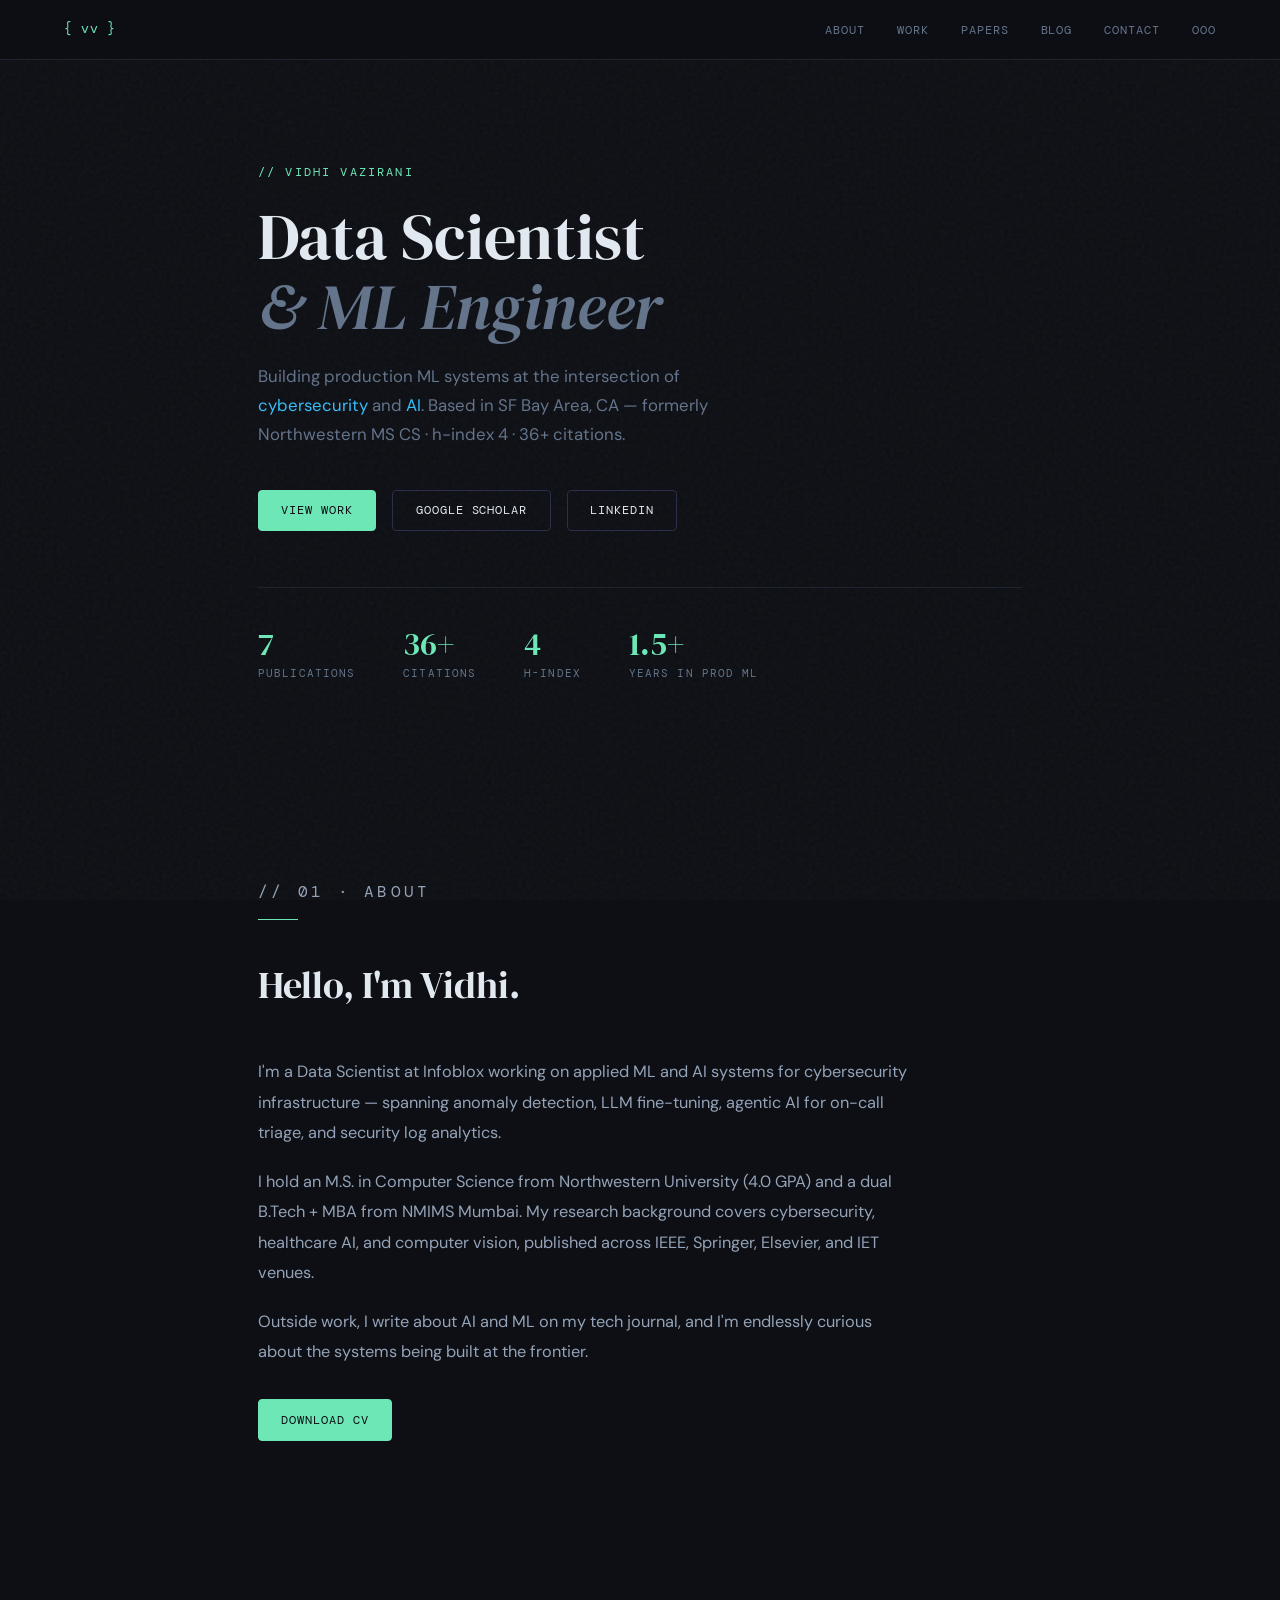
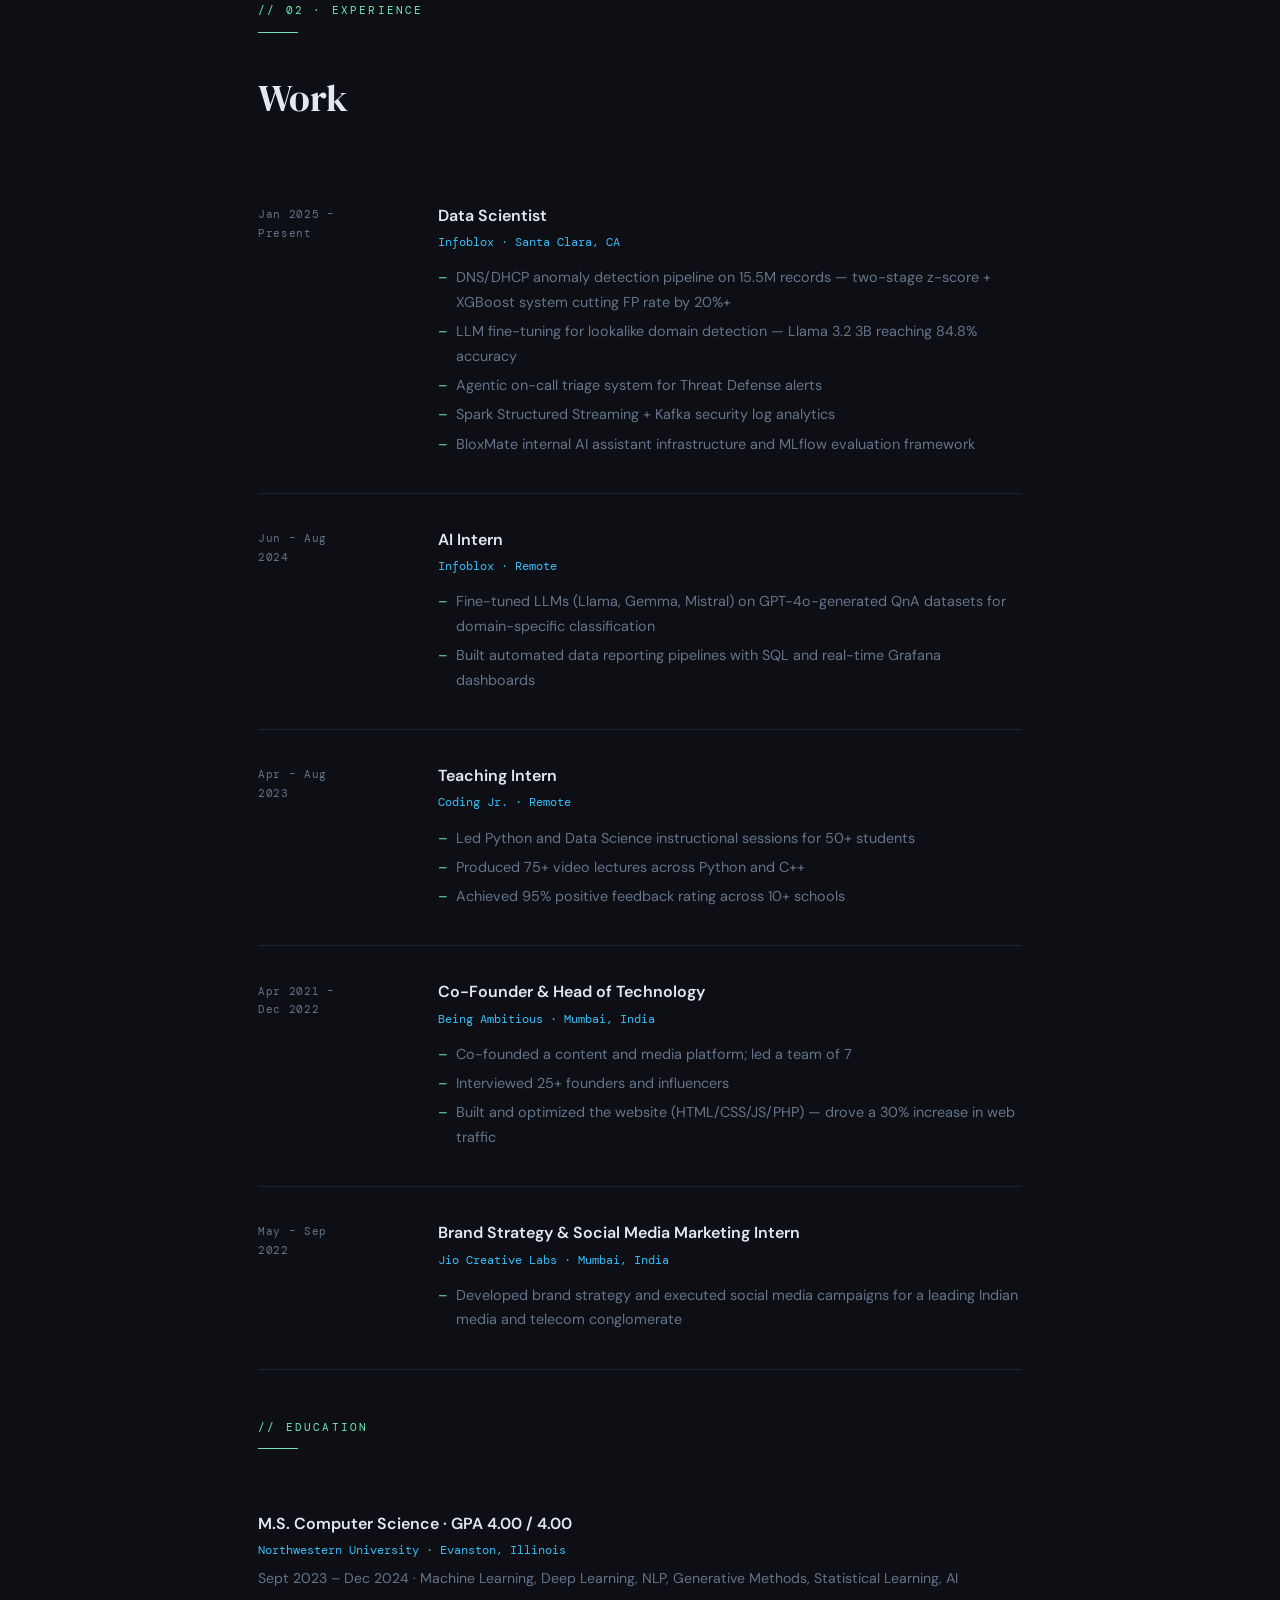
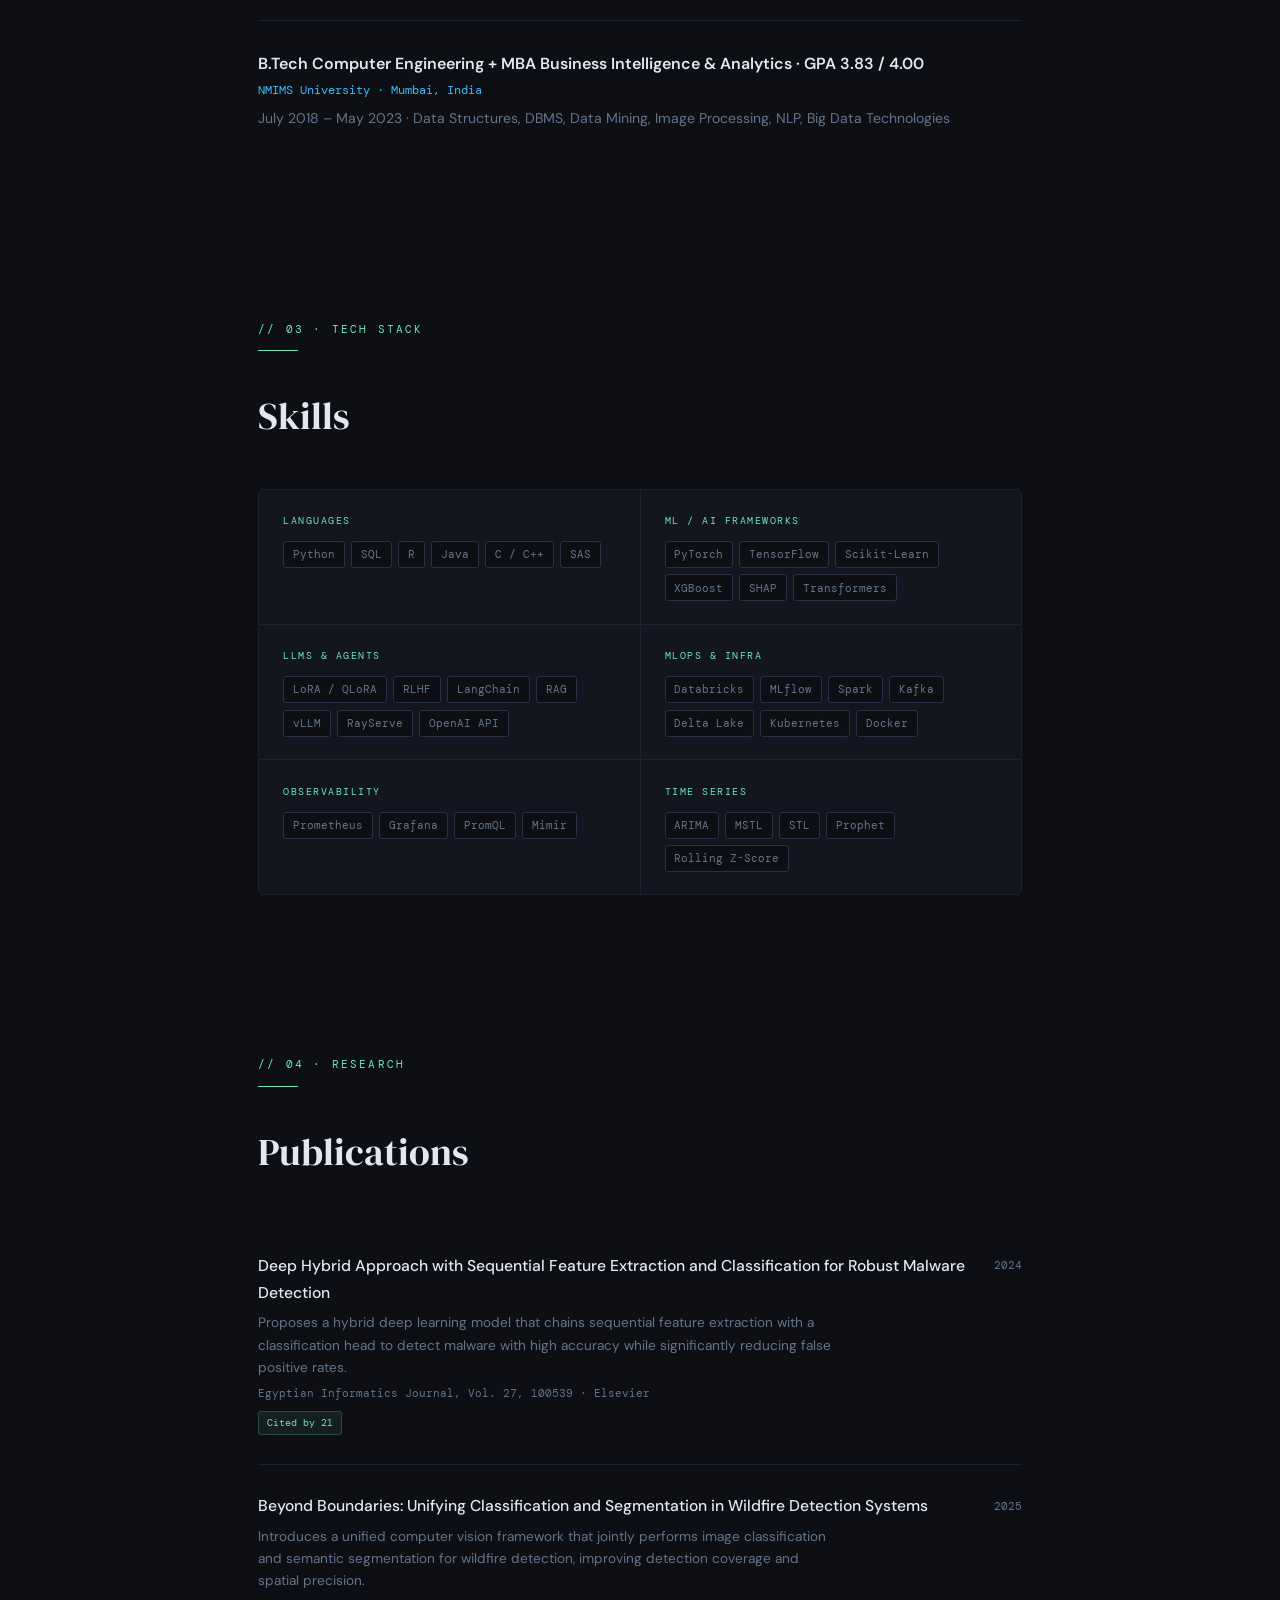
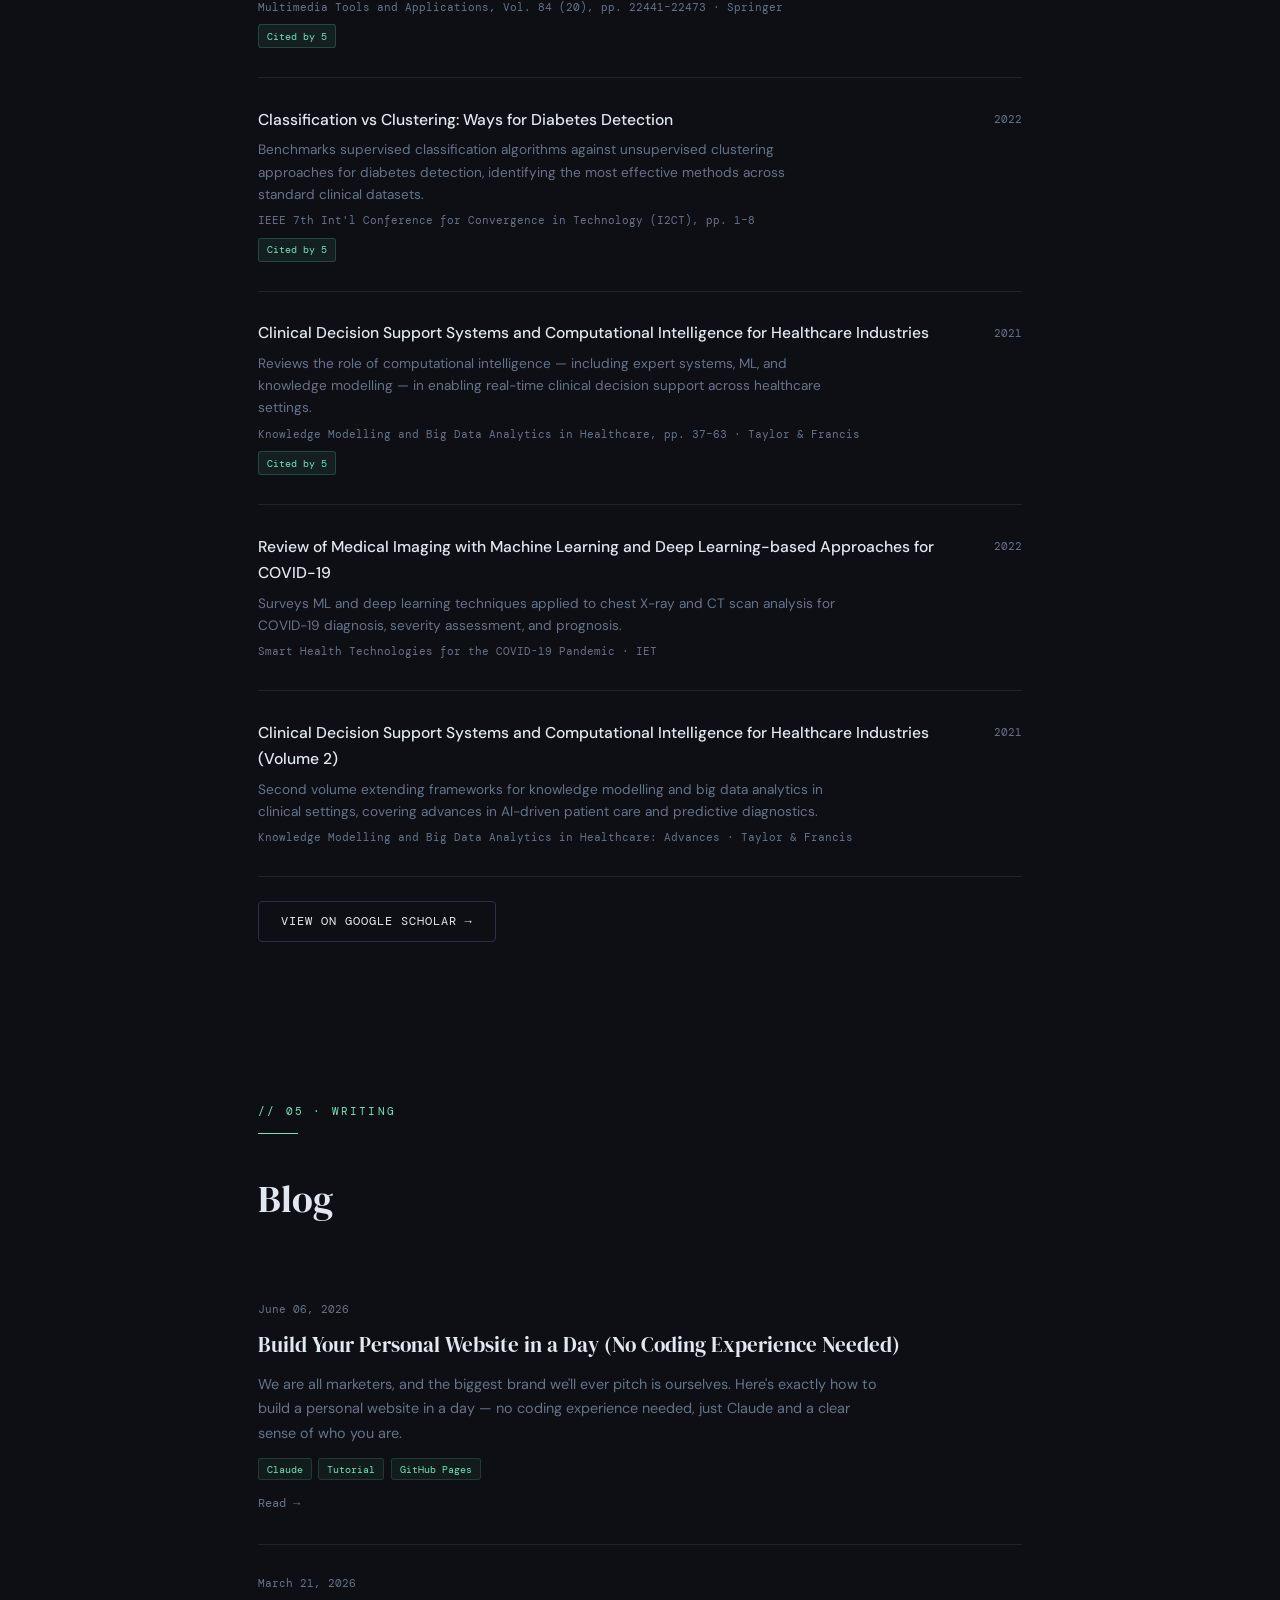
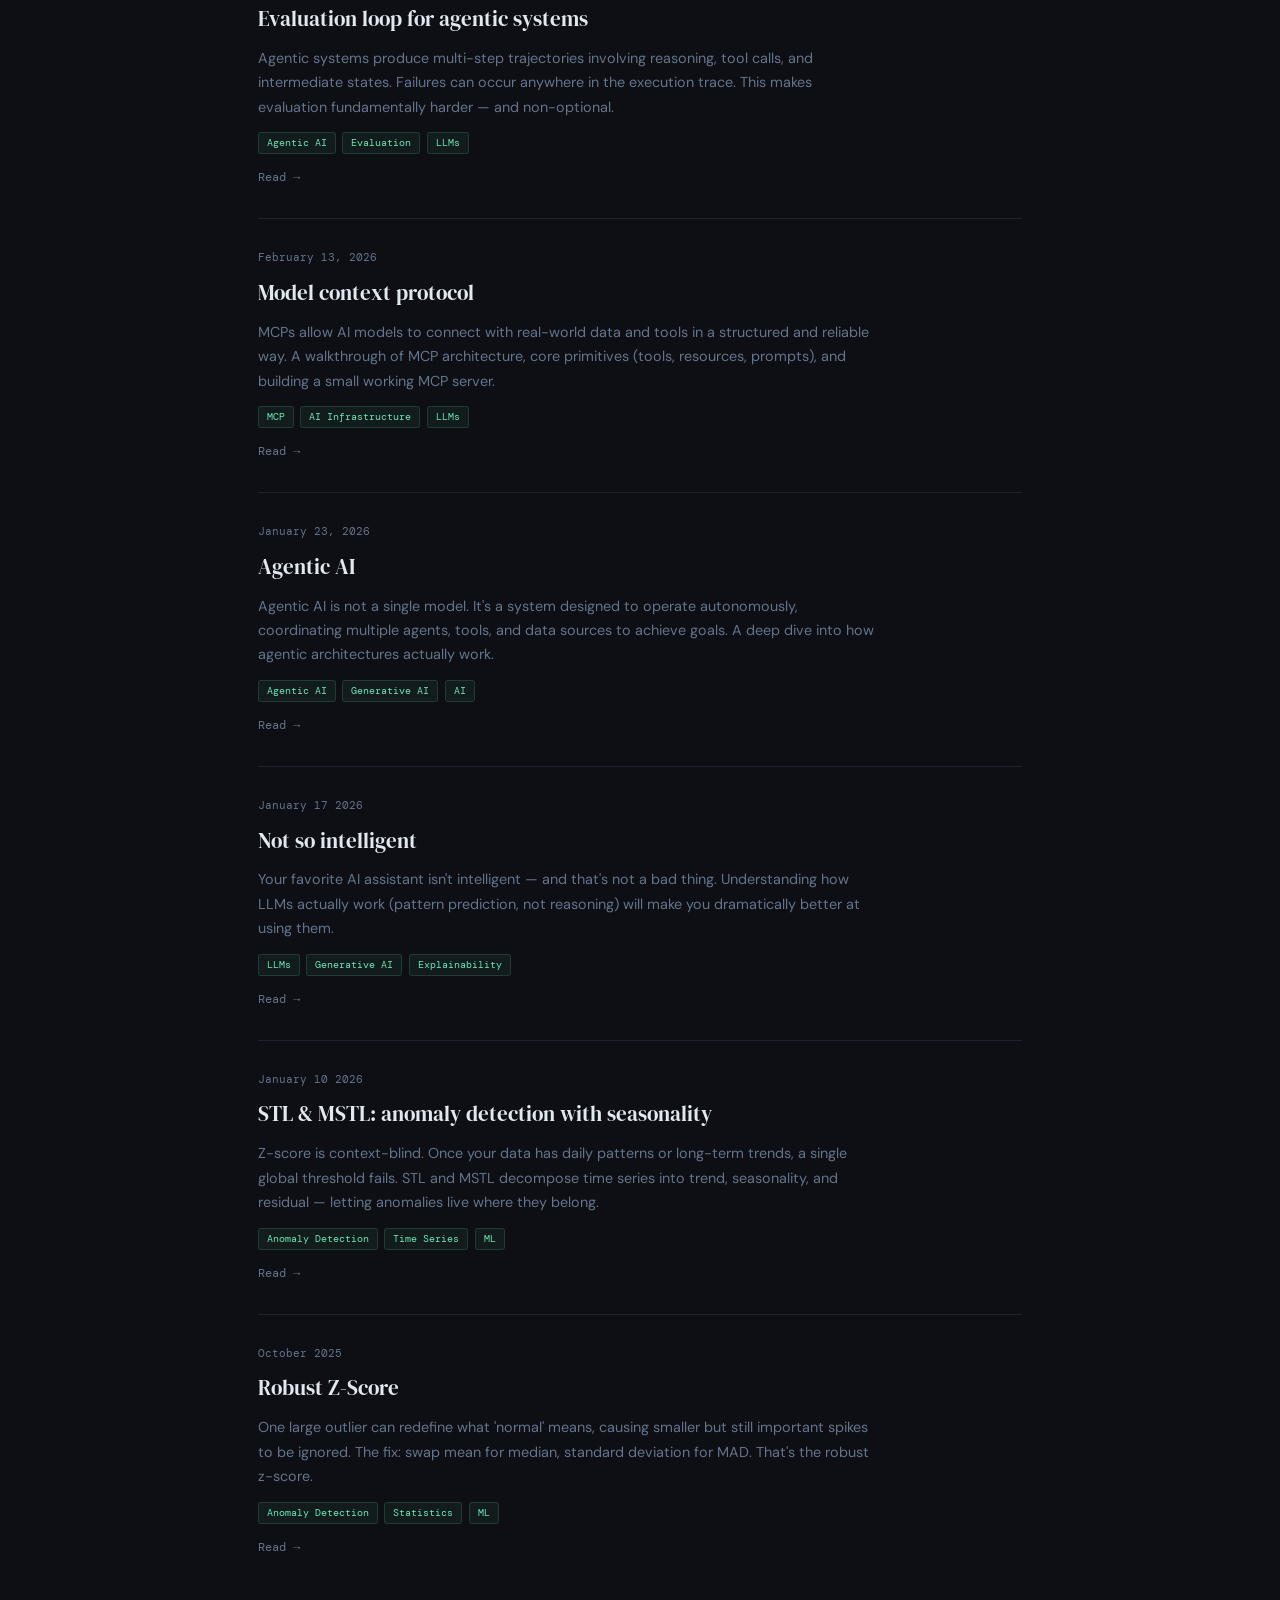
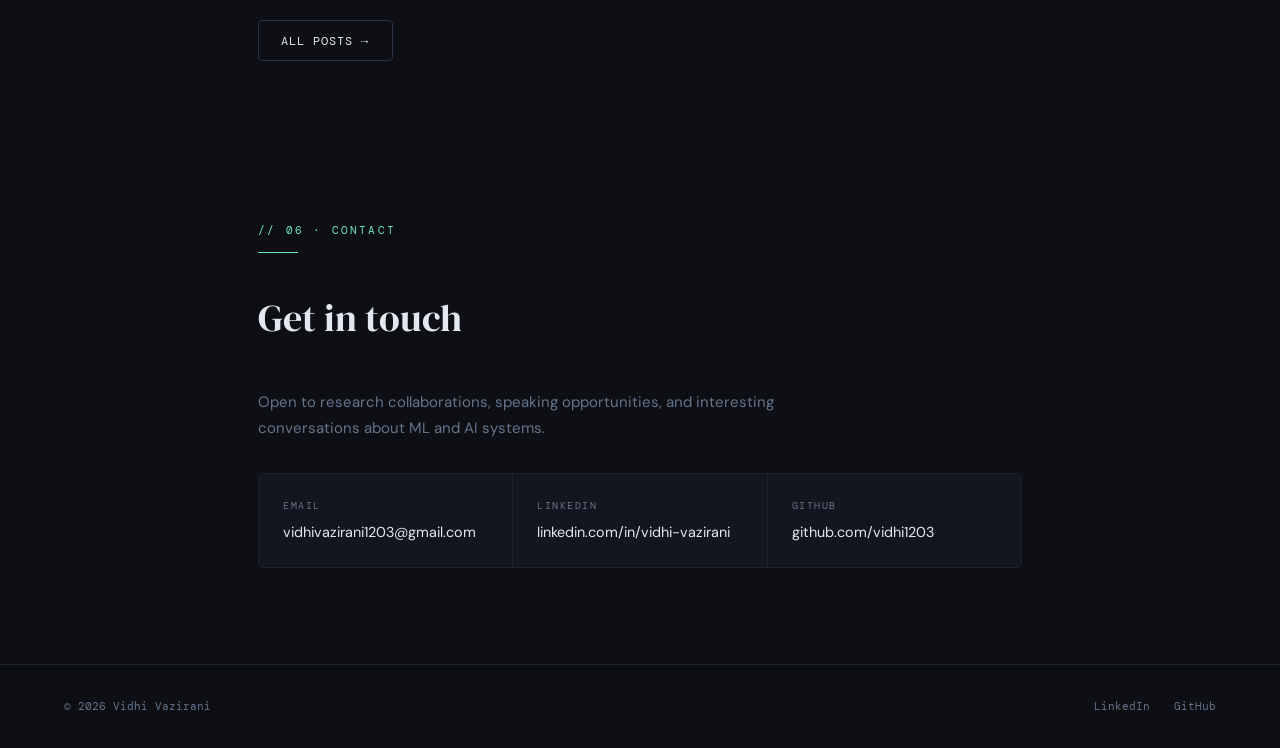
<file: index.html>
<!DOCTYPE html>
<html lang="en">
<head>
  <meta charset="UTF-8" />
  <meta name="viewport" content="width=device-width, initial-scale=1.0"/>
  <meta name="description" content="Vidhi Vazirani — Data Scientist & ML Engineer building production AI systems at the intersection of cybersecurity and machine learning. MS CS Northwestern, h-index 4, 36+ citations."/>
  <title>Vidhi Vazirani</title>
  <link rel="icon" type="image/svg+xml" href="favicon.svg"/>
  <link rel="preconnect" href="https://fonts.googleapis.com">
  <link rel="preconnect" href="https://fonts.gstatic.com" crossorigin>
  <link href="https://fonts.googleapis.com/css2?family=DM+Serif+Display:ital@0;1&family=DM+Mono:wght@300;400;500&family=DM+Sans:wght@300;400;500;600&display=swap" rel="stylesheet">
  <style>
    *, *::before, *::after { box-sizing: border-box; margin: 0; padding: 0; }

    :root {
      --bg:       #0d0f14;
      --surface:  #13161e;
      --border:   #1e2330;
      --border2:  #2a3048;
      --accent:   #6ee7b7;     /* mint green */
      --accent2:  #38bdf8;     /* sky blue  */
      --text:     #e2e8f0;
      --muted:    #64748b;
      --serif:    'DM Serif Display', Georgia, serif;
      --mono:     'DM Mono', monospace;
      --sans:     'DM Sans', system-ui, sans-serif;
    }

    html { scroll-behavior: smooth; }

    body {
      background: var(--bg);
      color: var(--text);
      font-family: var(--sans);
      font-size: 15px;
      line-height: 1.7;
      min-height: 100vh;
    }

    /* ── NOISE TEXTURE OVERLAY ── */
    body::before {
      content: '';
      position: fixed; inset: 0;
      background-image: url("data:image/svg+xml,%3Csvg viewBox='0 0 256 256' xmlns='http://www.w3.org/2000/svg'%3E%3Cfilter id='n'%3E%3CfeTurbulence type='fractalNoise' baseFrequency='0.9' numOctaves='4' stitchTiles='stitch'/%3E%3C/filter%3E%3Crect width='100%25' height='100%25' filter='url(%23n)' opacity='0.04'/%3E%3C/svg%3E");
      pointer-events: none;
      z-index: 0;
    }

    /* ── NAV ── */
    nav {
      position: fixed; top: 0; left: 0; right: 0;
      z-index: 100;
      display: flex; align-items: center; justify-content: space-between;
      padding: 0 clamp(1.5rem, 5vw, 4rem);
      height: 60px;
      background: rgba(13,15,20,0.85);
      backdrop-filter: blur(12px);
      border-bottom: 1px solid var(--border);
    }

    .nav-logo {
      font-family: var(--mono);
      font-size: 13px;
      color: var(--accent);
      letter-spacing: 0.05em;
      text-decoration: none;
    }

    .nav-links {
      display: flex; gap: 2rem;
      list-style: none;
    }

    .nav-links a {
      font-family: var(--mono);
      font-size: 12px;
      color: var(--muted);
      text-decoration: none;
      letter-spacing: 0.08em;
      text-transform: uppercase;
      transition: color 0.2s;
    }

    .nav-links a:hover { color: var(--accent); }

    .nav-hamburger {
      display: none;
      flex-direction: column;
      justify-content: center;
      gap: 5px;
      width: 28px; height: 28px;
      background: none;
      border: none;
      cursor: pointer;
      padding: 0;
      z-index: 110;
    }

    .nav-hamburger span {
      display: block;
      width: 22px; height: 1.5px;
      background: var(--muted);
      border-radius: 2px;
      transition: all 0.25s;
      transform-origin: center;
    }

    .nav-hamburger.open span:nth-child(1) { transform: translateY(6.5px) rotate(45deg); background: var(--accent); }
    .nav-hamburger.open span:nth-child(2) { opacity: 0; }
    .nav-hamburger.open span:nth-child(3) { transform: translateY(-6.5px) rotate(-45deg); background: var(--accent); }

    @media (max-width: 680px) {
      .nav-hamburger { display: flex; }

      .nav-links {
        display: none;
        flex-direction: column;
        gap: 0;
        position: fixed;
        top: 60px; left: 0; right: 0;
        background: rgba(13,15,20,0.97);
        backdrop-filter: blur(16px);
        border-bottom: 1px solid var(--border);
        padding: 0.5rem 0 1rem;
        z-index: 99;
      }

      .nav-links.open { display: flex; }

      .nav-links li a {
        display: block;
        padding: 0.75rem clamp(1.5rem, 5vw, 4rem);
        font-size: 13px;
        letter-spacing: 0.12em;
      }
    }

    /* ── LAYOUT ── */
    main {
      position: relative; z-index: 1;
      max-width: 860px;
      margin: 0 auto;
      padding: 0 clamp(1.5rem, 5vw, 3rem);
    }

    section { padding: 7rem 0 3rem; }
    section:first-child { padding-top: 9rem; }

    .section-label {
      font-family: var(--mono);
      font-size: 11px;
      letter-spacing: 0.2em;
      text-transform: uppercase;
      color: var(--accent);
      margin-bottom: 0.75rem;
    }

    h1 {
      font-family: var(--serif);
      font-size: clamp(2.6rem, 6vw, 4rem);
      line-height: 1.1;
      font-weight: 400;
      color: var(--text);
    }

    h2 {
      font-family: var(--serif);
      font-size: clamp(1.8rem, 3.5vw, 2.4rem);
      font-weight: 400;
      color: var(--text);
      margin-bottom: 2.5rem;
    }

    /* ── HERO ── */
    #hero {
      min-height: 85vh;
      display: flex; flex-direction: column; justify-content: center;
      padding-top: 8rem;
    }

    .hero-eyebrow {
      font-family: var(--mono);
      font-size: 12px;
      color: var(--accent);
      letter-spacing: 0.18em;
      text-transform: uppercase;
      margin-bottom: 1.2rem;
    }

    .hero-sub {
      font-size: 1.05rem;
      color: var(--muted);
      max-width: 520px;
      margin-top: 1.2rem;
      line-height: 1.75;
    }

    .hero-sub em { color: var(--accent2); font-style: normal; }

    .hero-cta {
      margin-top: 2.5rem;
      display: flex; gap: 1rem; flex-wrap: wrap;
    }

    .btn {
      display: inline-block;
      padding: 0.6rem 1.4rem;
      font-family: var(--mono);
      font-size: 12px;
      letter-spacing: 0.08em;
      text-transform: uppercase;
      text-decoration: none;
      border-radius: 4px;
      transition: all 0.2s;
      cursor: pointer;
    }

    .btn-primary {
      background: var(--accent);
      color: var(--bg);
      border: 1px solid var(--accent);
    }
    .btn-primary:hover { background: transparent; color: var(--accent); }

    .btn-ghost {
      background: transparent;
      color: var(--text);
      border: 1px solid var(--border2);
    }
    .btn-ghost:hover { border-color: var(--accent2); color: var(--accent2); }

    /* stat row */
    .stats {
      display: flex; gap: 3rem; margin-top: 3.5rem;
      padding-top: 2.5rem;
      border-top: 1px solid var(--border);
      flex-wrap: wrap;
    }

    .stat-num {
      font-family: var(--serif);
      font-size: 2rem;
      color: var(--accent);
      line-height: 1;
    }

    .stat-label {
      font-family: var(--mono);
      font-size: 11px;
      color: var(--muted);
      letter-spacing: 0.1em;
      text-transform: uppercase;
      margin-top: 0.25rem;
    }

    /* ── DIVIDER ── */
    .divider {
      width: 40px; height: 1px;
      background: var(--accent);
      margin-bottom: 2rem;
    }

    /* ── ABOUT ── */
    #about p {
      color: #94a3b8;
      max-width: 660px;
      font-size: 1.02rem;
      line-height: 1.85;
    }

    #about p + p { margin-top: 1.2rem; }

    .about-actions {
      margin-top: 2rem;
      display: flex; gap: 1rem; flex-wrap: wrap;
    }

    /* ── EXPERIENCE ── */
    .exp-item {
      display: grid;
      grid-template-columns: 140px 1fr;
      gap: 0 2.5rem;
      padding: 2rem 0;
      border-bottom: 1px solid var(--border);
    }

    .exp-item:last-child { border-bottom: none; }

    .exp-date {
      font-family: var(--mono);
      font-size: 11px;
      color: var(--muted);
      letter-spacing: 0.06em;
      padding-top: 0.2rem;
    }

    .exp-role {
      font-size: 1rem;
      font-weight: 600;
      color: var(--text);
      margin-bottom: 0.2rem;
    }

    .exp-company {
      font-family: var(--mono);
      font-size: 12px;
      color: var(--accent2);
      margin-bottom: 0.8rem;
    }

    .exp-bullets {
      list-style: none;
      padding: 0;
      margin: 0;
    }

    .exp-bullets li {
      font-size: 0.9rem;
      color: var(--muted);
      line-height: 1.7;
      padding-left: 1.1rem;
      position: relative;
      margin-bottom: 0.3rem;
    }

    .exp-bullets li::before {
      content: '–';
      position: absolute;
      left: 0;
      color: var(--accent);
    }

    /* ── EDUCATION ── */
    .edu-item {
      padding: 1.8rem 0;
      border-bottom: 1px solid var(--border);
    }
    .edu-item:last-child { border-bottom: none; }

    .edu-degree {
      font-size: 1rem;
      font-weight: 600;
      color: var(--text);
    }

    .edu-school {
      font-family: var(--mono);
      font-size: 12px;
      color: var(--accent2);
      margin: 0.2rem 0 0.4rem;
    }

    .edu-meta {
      font-size: 0.88rem;
      color: var(--muted);
    }

    /* ── SKILLS ── */
    .skills-grid {
      display: grid;
      grid-template-columns: repeat(auto-fill, minmax(260px, 1fr));
      gap: 1px;
      background: var(--border);
      border: 1px solid var(--border);
      border-radius: 6px;
      overflow: hidden;
    }

    .skill-group {
      background: var(--surface);
      padding: 1.4rem 1.5rem;
    }

    .skill-group-label {
      font-family: var(--mono);
      font-size: 10px;
      letter-spacing: 0.15em;
      text-transform: uppercase;
      color: var(--accent);
      margin-bottom: 0.75rem;
    }

    .skill-tags {
      display: flex; flex-wrap: wrap; gap: 0.4rem;
    }

    .skill-tag {
      font-family: var(--mono);
      font-size: 11px;
      color: var(--muted);
      background: var(--bg);
      border: 1px solid var(--border2);
      padding: 0.2rem 0.55rem;
      border-radius: 3px;
    }

    /* ── PUBLICATIONS ── */
    .pub-item {
      padding: 1.8rem 0;
      border-bottom: 1px solid var(--border);
      display: grid;
      grid-template-columns: 1fr auto;
      gap: 1rem;
    }
    .pub-item:last-child { border-bottom: none; }

    .pub-title {
      font-size: 0.98rem;
      font-weight: 500;
      color: var(--text);
      margin-bottom: 0.35rem;
    }

    .pub-title a {
      color: inherit; text-decoration: none;
    }
    .pub-title a:hover { color: var(--accent2); }

    .pub-authors {
      font-size: 0.83rem;
      color: var(--muted);
      margin-bottom: 0.25rem;
    }

    .pub-summary {
      font-size: 0.85rem;
      color: #64748b;
      margin-bottom: 0.3rem;
      line-height: 1.65;
      max-width: 580px;
    }

    .pub-venue {
      font-family: var(--mono);
      font-size: 11px;
      color: var(--muted);
    }

    .pub-year {
      font-family: var(--mono);
      font-size: 11px;
      color: var(--muted);
      white-space: nowrap;
      padding-top: 0.2rem;
    }

    .pub-cited {
      display: inline-block;
      margin-top: 0.5rem;
      font-family: var(--mono);
      font-size: 10px;
      background: rgba(110,231,183,0.08);
      color: var(--accent);
      border: 1px solid rgba(110,231,183,0.2);
      padding: 0.15rem 0.5rem;
      border-radius: 3px;
    }

    /* ── BLOG ── */
    #blog-list { display: flex; flex-direction: column; gap: 0; }

    .blog-card {
      display: block;
      padding: 1.8rem 0;
      border-bottom: 1px solid var(--border);
      text-decoration: none;
      transition: all 0.2s;
    }
    .blog-card:last-child { border-bottom: none; }
    .blog-card:hover .blog-title { color: var(--accent2); }

    .blog-meta {
      font-family: var(--mono);
      font-size: 11px;
      color: var(--muted);
      margin-bottom: 0.5rem;
    }

    .blog-title {
      font-family: var(--serif);
      font-size: 1.3rem;
      font-weight: 400;
      color: var(--text);
      margin-bottom: 0.6rem;
      transition: color 0.2s;
    }

    .blog-excerpt {
      font-size: 0.9rem;
      color: var(--muted);
      line-height: 1.7;
      max-width: 620px;
    }

    .blog-tags {
      display: flex; gap: 0.4rem; flex-wrap: wrap;
      margin-top: 0.8rem;
    }

    .blog-tag {
      font-family: var(--mono);
      font-size: 10px;
      color: var(--accent);
      background: rgba(110,231,183,0.06);
      border: 1px solid rgba(110,231,183,0.15);
      padding: 0.1rem 0.5rem;
      border-radius: 3px;
    }

    .blog-arrow {
      font-family: var(--mono);
      font-size: 12px;
      color: var(--muted);
      margin-top: 0.8rem;
      display: inline-block;
    }

    .blog-card:hover .blog-arrow { color: var(--accent2); }

    /* ── CONTACT ── */
    #contact { padding-bottom: 6rem; }

    .contact-grid {
      display: grid;
      grid-template-columns: repeat(auto-fill, minmax(200px, 1fr));
      gap: 1px;
      background: var(--border);
      border: 1px solid var(--border);
      border-radius: 6px;
      overflow: hidden;
      margin-top: 2rem;
    }

    .contact-item {
      background: var(--surface);
      padding: 1.4rem 1.5rem;
      text-decoration: none;
      transition: background 0.2s;
    }
    .contact-item:hover { background: var(--border); }

    .contact-type {
      font-family: var(--mono);
      font-size: 10px;
      letter-spacing: 0.15em;
      text-transform: uppercase;
      color: var(--muted);
      margin-bottom: 0.4rem;
    }

    .contact-val {
      font-size: 0.9rem;
      color: var(--text);
      word-break: break-all;
    }

    /* ── FOOTER ── */
    footer {
      position: relative; z-index: 1;
      border-top: 1px solid var(--border);
      padding: 2rem clamp(1.5rem, 5vw, 4rem);
      display: flex; justify-content: space-between; align-items: center;
      flex-wrap: wrap; gap: 1rem;
    }

    .footer-copy {
      font-family: var(--mono);
      font-size: 11px;
      color: var(--muted);
    }

    .footer-links {
      display: flex; gap: 1.5rem;
    }

    .footer-links a {
      font-family: var(--mono);
      font-size: 11px;
      color: var(--muted);
      text-decoration: none;
    }
    .footer-links a:hover { color: var(--accent); }

    /* ── RESPONSIVE ── */
    @media (max-width: 600px) {
      .exp-item { grid-template-columns: 1fr; gap: 0.3rem; }
      .pub-item { grid-template-columns: 1fr; }
      .pub-year { display: none; }
      .stats { gap: 2rem; }
    }

    /* ── SCROLL FADE IN ── */
    .fade-in {
      opacity: 0;
      transform: translateY(18px);
      transition: opacity 0.55s ease, transform 0.55s ease;
    }
    .fade-in.visible {
      opacity: 1;
      transform: none;
    }
  </style>
</head>
<body>

  <!-- NAV -->
  <nav>
    <a class="nav-logo" href="#hero">{ vv }</a>
    <button class="nav-hamburger" id="hamburger" aria-label="Toggle menu">
      <span></span><span></span><span></span>
    </button>
    <ul class="nav-links" id="nav-links">
      <li><a href="#about">About</a></li>
      <li><a href="#experience">Work</a></li>
      <li><a href="#publications">Papers</a></li>
      <li><a href="blog.html">Blog</a></li>
      <li><a href="#contact">Contact</a></li>
      <li><a href="ooo.html">OOO</a></li>
    </ul>
  </nav>

  <main>

    <!-- HERO -->
    <section id="hero">
      <p class="hero-eyebrow">// Vidhi Vazirani</p>
      <h1>Data Scientist<br><em style="font-style:italic; color:#64748b;">& ML Engineer</em></h1>
      <p class="hero-sub">
        Building production ML systems at the intersection of <em>cybersecurity</em> and <em>AI</em>.
        Based in SF Bay Area, CA — formerly Northwestern MS CS · h-index 4 · 36+ citations.
      </p>
      <div class="hero-cta">
        <a class="btn btn-primary" href="#experience">View Work</a>
        <a class="btn btn-ghost" href="https://scholar.google.com/citations?hl=en&user=m7yrJE4AAAAJ" target="_blank">Google Scholar</a>
        <a class="btn btn-ghost" href="https://www.linkedin.com/in/vidhi-vazirani" target="_blank">LinkedIn</a>
      </div>
      <div class="stats">
        <div>
          <div class="stat-num">7</div>
          <div class="stat-label">Publications</div>
        </div>
        <div>
          <div class="stat-num">36+</div>
          <div class="stat-label">Citations</div>
        </div>
        <div>
          <div class="stat-num">4</div>
          <div class="stat-label">h-index</div>
        </div>
        <div>
          <div class="stat-num">1.5+</div>
          <div class="stat-label">Years in Prod ML</div>
        </div>
      </div>
    </section>

    <!-- ABOUT -->
    <section id="about" class="fade-in">
      <p class="section-label">// 01 · About</p>
      <div class="divider"></div>
      <h2>Hello, I'm Vidhi.</h2>
      <p>
        I'm a Data Scientist at Infoblox working on applied ML and AI systems for cybersecurity infrastructure — spanning anomaly detection, LLM fine-tuning, agentic AI for on-call triage, and security log analytics.
      </p>
      <p>
        I hold an M.S. in Computer Science from Northwestern University (4.0 GPA) and a dual B.Tech + MBA from NMIMS Mumbai. My research background covers cybersecurity, healthcare AI, and computer vision, published across IEEE, Springer, Elsevier, and IET venues.
      </p>
      <p>
        Outside work, I write about AI and ML on my tech journal, and I'm endlessly curious about the systems being built at the frontier.
      </p>
      <div class="about-actions">
        <a class="btn btn-primary" href="VidhiVazirani_MasterCV.pdf" target="_blank" download>Download CV</a>
      </div>
    </section>

    <!-- EXPERIENCE -->
    <section id="experience" class="fade-in">
      <p class="section-label">// 02 · Experience</p>
      <div class="divider"></div>
      <h2>Work</h2>

      <div class="exp-item">
        <div class="exp-date">Jan 2025 –<br>Present</div>
        <div>
          <div class="exp-role">Data Scientist</div>
          <div class="exp-company">Infoblox · Santa Clara, CA</div>
          <ul class="exp-bullets">
            <li>DNS/DHCP anomaly detection pipeline on 15.5M records — two-stage z-score + XGBoost system cutting FP rate by 20%+</li>
            <li>LLM fine-tuning for lookalike domain detection — Llama 3.2 3B reaching 84.8% accuracy</li>
            <li>Agentic on-call triage system for Threat Defense alerts</li>
            <li>Spark Structured Streaming + Kafka security log analytics</li>
            <li>BloxMate internal AI assistant infrastructure and MLflow evaluation framework</li>
          </ul>
        </div>
      </div>

      <div class="exp-item">
        <div class="exp-date">Jun – Aug<br>2024</div>
        <div>
          <div class="exp-role">AI Intern</div>
          <div class="exp-company">Infoblox · Remote</div>
          <ul class="exp-bullets">
            <li>Fine-tuned LLMs (Llama, Gemma, Mistral) on GPT-4o-generated QnA datasets for domain-specific classification</li>
            <li>Built automated data reporting pipelines with SQL and real-time Grafana dashboards</li>
          </ul>
        </div>
      </div>

      <div class="exp-item">
        <div class="exp-date">Apr – Aug<br>2023</div>
        <div>
          <div class="exp-role">Teaching Intern</div>
          <div class="exp-company">Coding Jr. · Remote</div>
          <ul class="exp-bullets">
            <li>Led Python and Data Science instructional sessions for 50+ students</li>
            <li>Produced 75+ video lectures across Python and C++</li>
            <li>Achieved 95% positive feedback rating across 10+ schools</li>
          </ul>
        </div>
      </div>

      <div class="exp-item">
        <div class="exp-date">Apr 2021 –<br>Dec 2022</div>
        <div>
          <div class="exp-role">Co-Founder & Head of Technology</div>
          <div class="exp-company">Being Ambitious · Mumbai, India</div>
          <ul class="exp-bullets">
            <li>Co-founded a content and media platform; led a team of 7</li>
            <li>Interviewed 25+ founders and influencers</li>
            <li>Built and optimized the website (HTML/CSS/JS/PHP) — drove a 30% increase in web traffic</li>
          </ul>
        </div>
      </div>

      <div class="exp-item">
        <div class="exp-date">May – Sep<br>2022</div>
        <div>
          <div class="exp-role">Brand Strategy & Social Media Marketing Intern</div>
          <div class="exp-company">Jio Creative Labs · Mumbai, India</div>
          <ul class="exp-bullets">
            <li>Developed brand strategy and executed social media campaigns for a leading Indian media and telecom conglomerate</li>
          </ul>
        </div>
      </div>

      <p class="section-label" style="margin-top:3rem;">// Education</p>
      <div class="divider"></div>

      <div class="edu-item">
        <div class="edu-degree">M.S. Computer Science · GPA 4.00 / 4.00</div>
        <div class="edu-school">Northwestern University · Evanston, Illinois</div>
        <div class="edu-meta">Sept 2023 – Dec 2024 · Machine Learning, Deep Learning, NLP, Generative Methods, Statistical Learning, AI</div>
      </div>

      <div class="edu-item">
        <div class="edu-degree">B.Tech Computer Engineering + MBA Business Intelligence & Analytics · GPA 3.83 / 4.00</div>
        <div class="edu-school">NMIMS University · Mumbai, India</div>
        <div class="edu-meta">July 2018 – May 2023 · Data Structures, DBMS, Data Mining, Image Processing, NLP, Big Data Technologies</div>
      </div>
    </section>

    <!-- SKILLS -->
    <section id="skills" class="fade-in">
      <p class="section-label">// 03 · Tech Stack</p>
      <div class="divider"></div>
      <h2>Skills</h2>
      <div class="skills-grid">
        <div class="skill-group">
          <div class="skill-group-label">Languages</div>
          <div class="skill-tags">
            <span class="skill-tag">Python</span>
            <span class="skill-tag">SQL</span>
            <span class="skill-tag">R</span>
            <span class="skill-tag">Java</span>
            <span class="skill-tag">C / C++</span>
            <span class="skill-tag">SAS</span>
          </div>
        </div>
        <div class="skill-group">
          <div class="skill-group-label">ML / AI Frameworks</div>
          <div class="skill-tags">
            <span class="skill-tag">PyTorch</span>
            <span class="skill-tag">TensorFlow</span>
            <span class="skill-tag">Scikit-Learn</span>
            <span class="skill-tag">XGBoost</span>
            <span class="skill-tag">SHAP</span>
            <span class="skill-tag">Transformers</span>
          </div>
        </div>
        <div class="skill-group">
          <div class="skill-group-label">LLMs & Agents</div>
          <div class="skill-tags">
            <span class="skill-tag">LoRA / QLoRA</span>
            <span class="skill-tag">RLHF</span>
            <span class="skill-tag">LangChain</span>
            <span class="skill-tag">RAG</span>
            <span class="skill-tag">vLLM</span>
            <span class="skill-tag">RayServe</span>
            <span class="skill-tag">OpenAI API</span>
          </div>
        </div>
        <div class="skill-group">
          <div class="skill-group-label">MLOps & Infra</div>
          <div class="skill-tags">
            <span class="skill-tag">Databricks</span>
            <span class="skill-tag">MLflow</span>
            <span class="skill-tag">Spark</span>
            <span class="skill-tag">Kafka</span>
            <span class="skill-tag">Delta Lake</span>
            <span class="skill-tag">Kubernetes</span>
            <span class="skill-tag">Docker</span>
          </div>
        </div>
        <div class="skill-group">
          <div class="skill-group-label">Observability</div>
          <div class="skill-tags">
            <span class="skill-tag">Prometheus</span>
            <span class="skill-tag">Grafana</span>
            <span class="skill-tag">PromQL</span>
            <span class="skill-tag">Mimir</span>
          </div>
        </div>
        <div class="skill-group">
          <div class="skill-group-label">Time Series</div>
          <div class="skill-tags">
            <span class="skill-tag">ARIMA</span>
            <span class="skill-tag">MSTL</span>
            <span class="skill-tag">STL</span>
            <span class="skill-tag">Prophet</span>
            <span class="skill-tag">Rolling Z-Score</span>
          </div>
        </div>
      </div>
    </section>

    <!-- PUBLICATIONS -->
    <section id="publications" class="fade-in">
      <p class="section-label">// 04 · Research</p>
      <div class="divider"></div>
      <h2>Publications</h2>

      <div class="pub-item">
        <div>
          <div class="pub-title">
            <a href="https://www.sciencedirect.com/science/article/pii/S1110866524001026" target="_blank">
              Deep Hybrid Approach with Sequential Feature Extraction and Classification for Robust Malware Detection
            </a>
          </div>
          <div class="pub-summary">Proposes a hybrid deep learning model that chains sequential feature extraction with a classification head to detect malware with high accuracy while significantly reducing false positive rates.</div>
          <div class="pub-venue">Egyptian Informatics Journal, Vol. 27, 100539 · Elsevier</div>
          <span class="pub-cited">Cited by 21</span>
        </div>
        <div class="pub-year">2024</div>
      </div>

      <div class="pub-item">
        <div>
          <div class="pub-title">
            <a href="https://link.springer.com/article/10.1007/s11042-024-19888-0" target="_blank">
              Beyond Boundaries: Unifying Classification and Segmentation in Wildfire Detection Systems
            </a>
          </div>
          <div class="pub-summary">Introduces a unified computer vision framework that jointly performs image classification and semantic segmentation for wildfire detection, improving detection coverage and spatial precision.</div>
          <div class="pub-venue">Multimedia Tools and Applications, Vol. 84 (20), pp. 22441–22473 · Springer</div>
          <span class="pub-cited">Cited by 5</span>
        </div>
        <div class="pub-year">2025</div>
      </div>

      <div class="pub-item">
        <div>
          <div class="pub-title">
            <a href="https://ieeexplore.ieee.org/abstract/document/9825053" target="_blank">
              Classification vs Clustering: Ways for Diabetes Detection
            </a>
          </div>
          <div class="pub-summary">Benchmarks supervised classification algorithms against unsupervised clustering approaches for diabetes detection, identifying the most effective methods across standard clinical datasets.</div>
          <div class="pub-venue">IEEE 7th Int'l Conference for Convergence in Technology (I2CT), pp. 1–8</div>
          <span class="pub-cited">Cited by 5</span>
        </div>
        <div class="pub-year">2022</div>
      </div>

      <div class="pub-item">
        <div>
          <div class="pub-title">
            <a href="https://www.taylorfrancis.com/chapters/edit/10.1201/9781003142751-4/clinical-decision-support-systems-computational-intelligence-healthcare-industries-swapnil-singh-ameyaa-biwalkar-vidhi-vazirani" target="_blank">
              Clinical Decision Support Systems and Computational Intelligence for Healthcare Industries
            </a>
          </div>
          <div class="pub-summary">Reviews the role of computational intelligence — including expert systems, ML, and knowledge modelling — in enabling real-time clinical decision support across healthcare settings.</div>
          <div class="pub-venue">Knowledge Modelling and Big Data Analytics in Healthcare, pp. 37–63 · Taylor & Francis</div>
          <span class="pub-cited">Cited by 5</span>
        </div>
        <div class="pub-year">2021</div>
      </div>

      <div class="pub-item">
        <div>
          <div class="pub-title">
            <a href="https://www.researchgate.net/profile/Swapnil-Singh-17/publication/362248113_Review_of_medical_imaging_with_machine_learning_and_deep_learning-based_approaches_for_COVID-19/links/6368b6ed37878b3e878c9fc0/Review-of-medical-imaging-with-machine-learning-and-deep-learning-based-approaches-for-COVID-19.pdf" target="_blank">
              Review of Medical Imaging with Machine Learning and Deep Learning-based Approaches for COVID-19
            </a>
          </div>
          <div class="pub-summary">Surveys ML and deep learning techniques applied to chest X-ray and CT scan analysis for COVID-19 diagnosis, severity assessment, and prognosis.</div>
          <div class="pub-venue">Smart Health Technologies for the COVID-19 Pandemic · IET</div>
        </div>
        <div class="pub-year">2022</div>
      </div>

      <div class="pub-item">
        <div>
          <div class="pub-title">
            <a href="#" target="_blank">
              Clinical Decision Support Systems and Computational Intelligence for Healthcare Industries (Volume 2)
            </a>
          </div>
          <div class="pub-summary">Second volume extending frameworks for knowledge modelling and big data analytics in clinical settings, covering advances in AI-driven patient care and predictive diagnostics.</div>
          <div class="pub-venue">Knowledge Modelling and Big Data Analytics in Healthcare: Advances · Taylor & Francis</div>
        </div>
        <div class="pub-year">2021</div>
      </div>

      <div style="margin-top:1.5rem;">
        <a class="btn btn-ghost" href="https://scholar.google.com/citations?hl=en&user=m7yrJE4AAAAJ" target="_blank">View on Google Scholar →</a>
      </div>
    </section>

    <!-- BLOG -->
    <section id="blog" class="fade-in">
      <p class="section-label">// 05 · Writing</p>
      <div class="divider"></div>
      <h2>Blog</h2>
      <div id="blog-list">
        <!-- Populated by blogs.js -->
      </div>
      <div style="margin-top:2rem;">
        <a class="btn btn-ghost" href="blog.html">All posts →</a>
      </div>
    </section>

    <!-- CONTACT -->
    <section id="contact" class="fade-in">
      <p class="section-label">// 06 · Contact</p>
      <div class="divider"></div>
      <h2>Get in touch</h2>
      <p style="color:var(--muted); max-width:520px; margin-bottom:0.5rem;">
        Open to research collaborations, speaking opportunities, and interesting conversations about ML and AI systems.
      </p>
      <div class="contact-grid">
        <a class="contact-item" href="mailto:vidhivazirani1203@gmail.com">
          <div class="contact-type">Email</div>
          <div class="contact-val">vidhivazirani1203@gmail.com</div>
        </a>
        <a class="contact-item" href="https://www.linkedin.com/in/vidhi-vazirani" target="_blank">
          <div class="contact-type">LinkedIn</div>
          <div class="contact-val">linkedin.com/in/vidhi-vazirani</div>
        </a>
        <a class="contact-item" href="https://github.com/vidhi1203" target="_blank">
          <div class="contact-type">GitHub</div>
          <div class="contact-val">github.com/vidhi1203</div>
        </a>
      </div>
    </section>

  </main>

  <footer>
    <span class="footer-copy">© 2026 Vidhi Vazirani</span>
    <div class="footer-links">
      <a href="https://www.linkedin.com/in/vidhi-vazirani" target="_blank">LinkedIn</a>
      <a href="https://github.com/vidhi1203" target="_blank">GitHub</a>
    </div>
  </footer>

  <!-- Load blog data and render -->
  <script src="blogs.js"></script>
  <script>
    // ── Render blogs ──
    const list = document.getElementById('blog-list');
    BLOGS.forEach(b => {
    list.innerHTML += `
        <a class="blog-card" href="${b.url}">
          <div class="blog-meta">${b.date}</div>
          <div class="blog-title">${b.title}</div>
          <div class="blog-excerpt">${b.excerpt}</div>
          <div class="blog-tags">${b.tags.map(t => `<span class="blog-tag">${t}</span>`).join('')}</div>
          <span class="blog-arrow">Read →</span>
        </a>`;
    });

    // ── Scroll fade in ──
    const obs = new IntersectionObserver(entries => {
      entries.forEach(e => { if (e.isIntersecting) e.target.classList.add('visible'); });
    }, { threshold: 0.08 });

    document.querySelectorAll('.fade-in').forEach(el => obs.observe(el));

    // ── Hamburger menu ──
    const hamburger = document.getElementById('hamburger');
    const navLinks = document.getElementById('nav-links');
    hamburger.addEventListener('click', () => {
      hamburger.classList.toggle('open');
      navLinks.classList.toggle('open');
    });
    navLinks.querySelectorAll('a').forEach(a => {
      a.addEventListener('click', () => {
        hamburger.classList.remove('open');
        navLinks.classList.remove('open');
      });
    });
  </script>
</body>
</html>
</file>
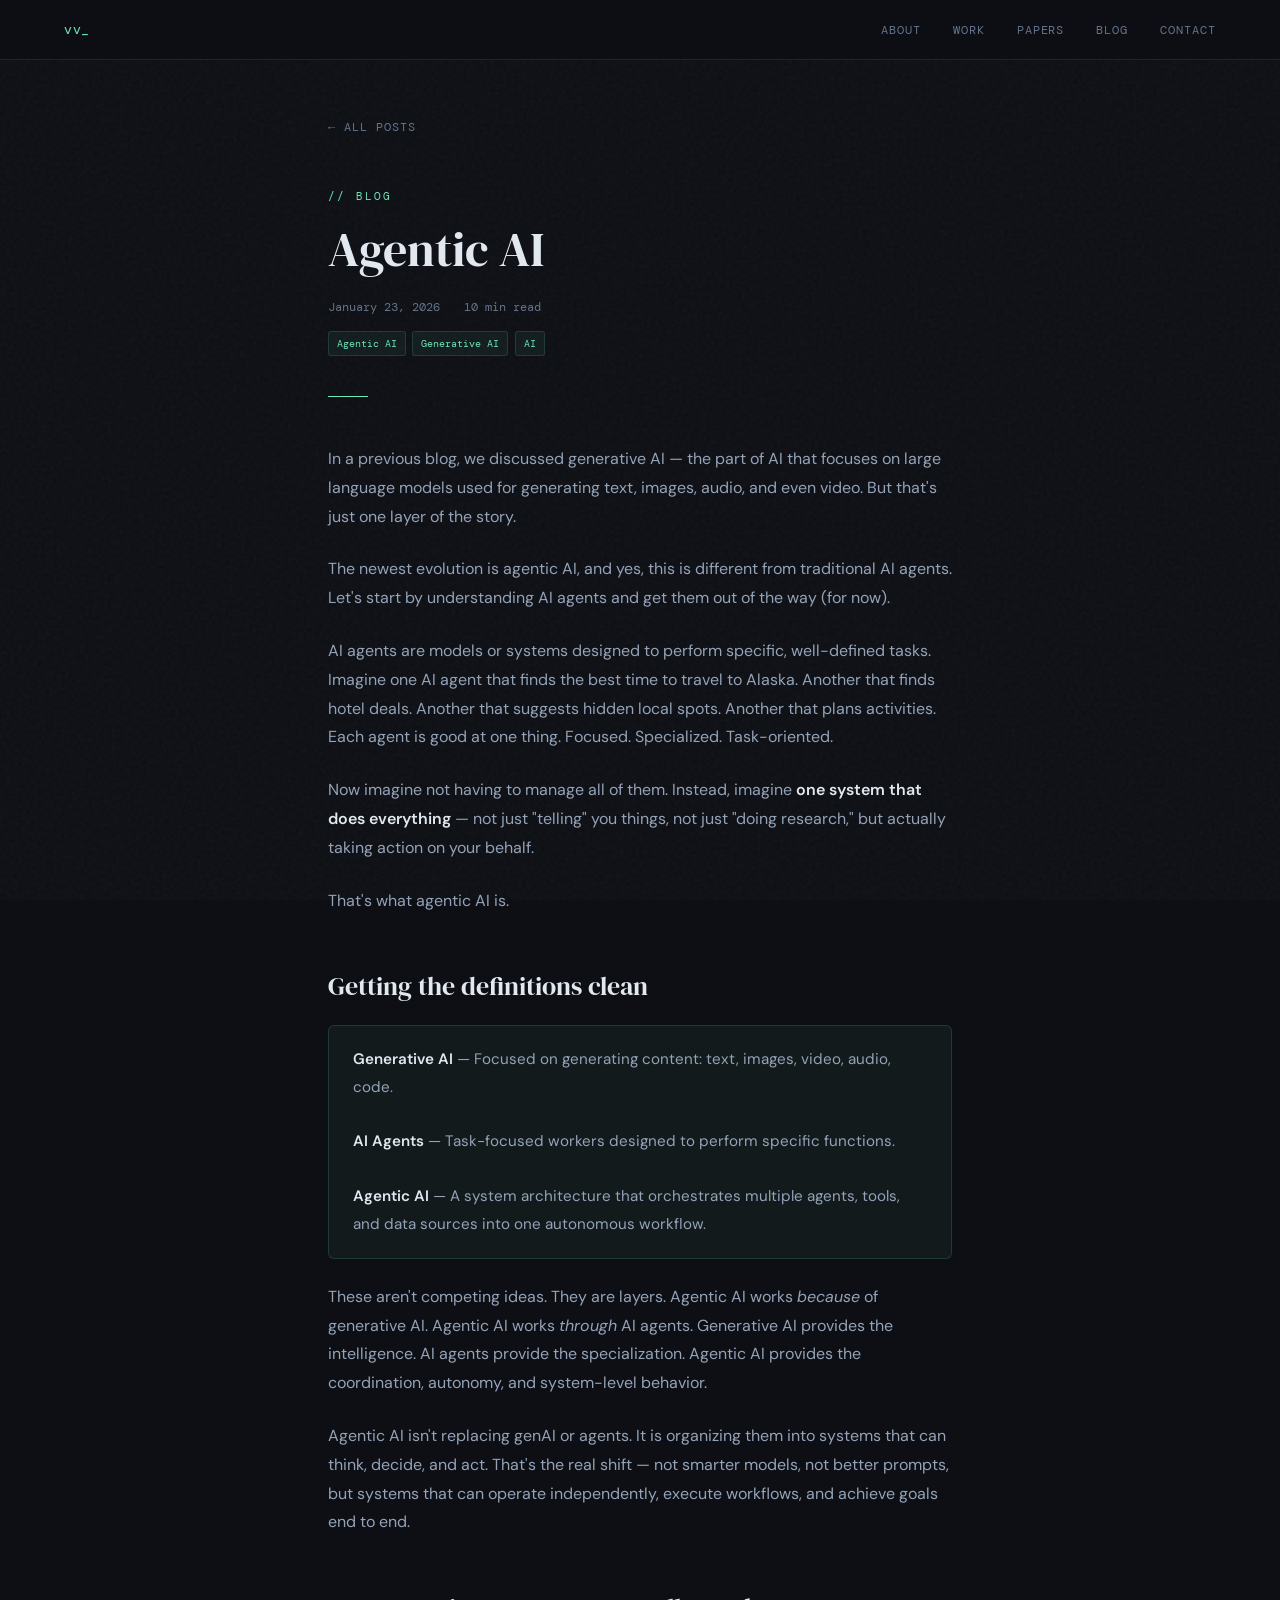
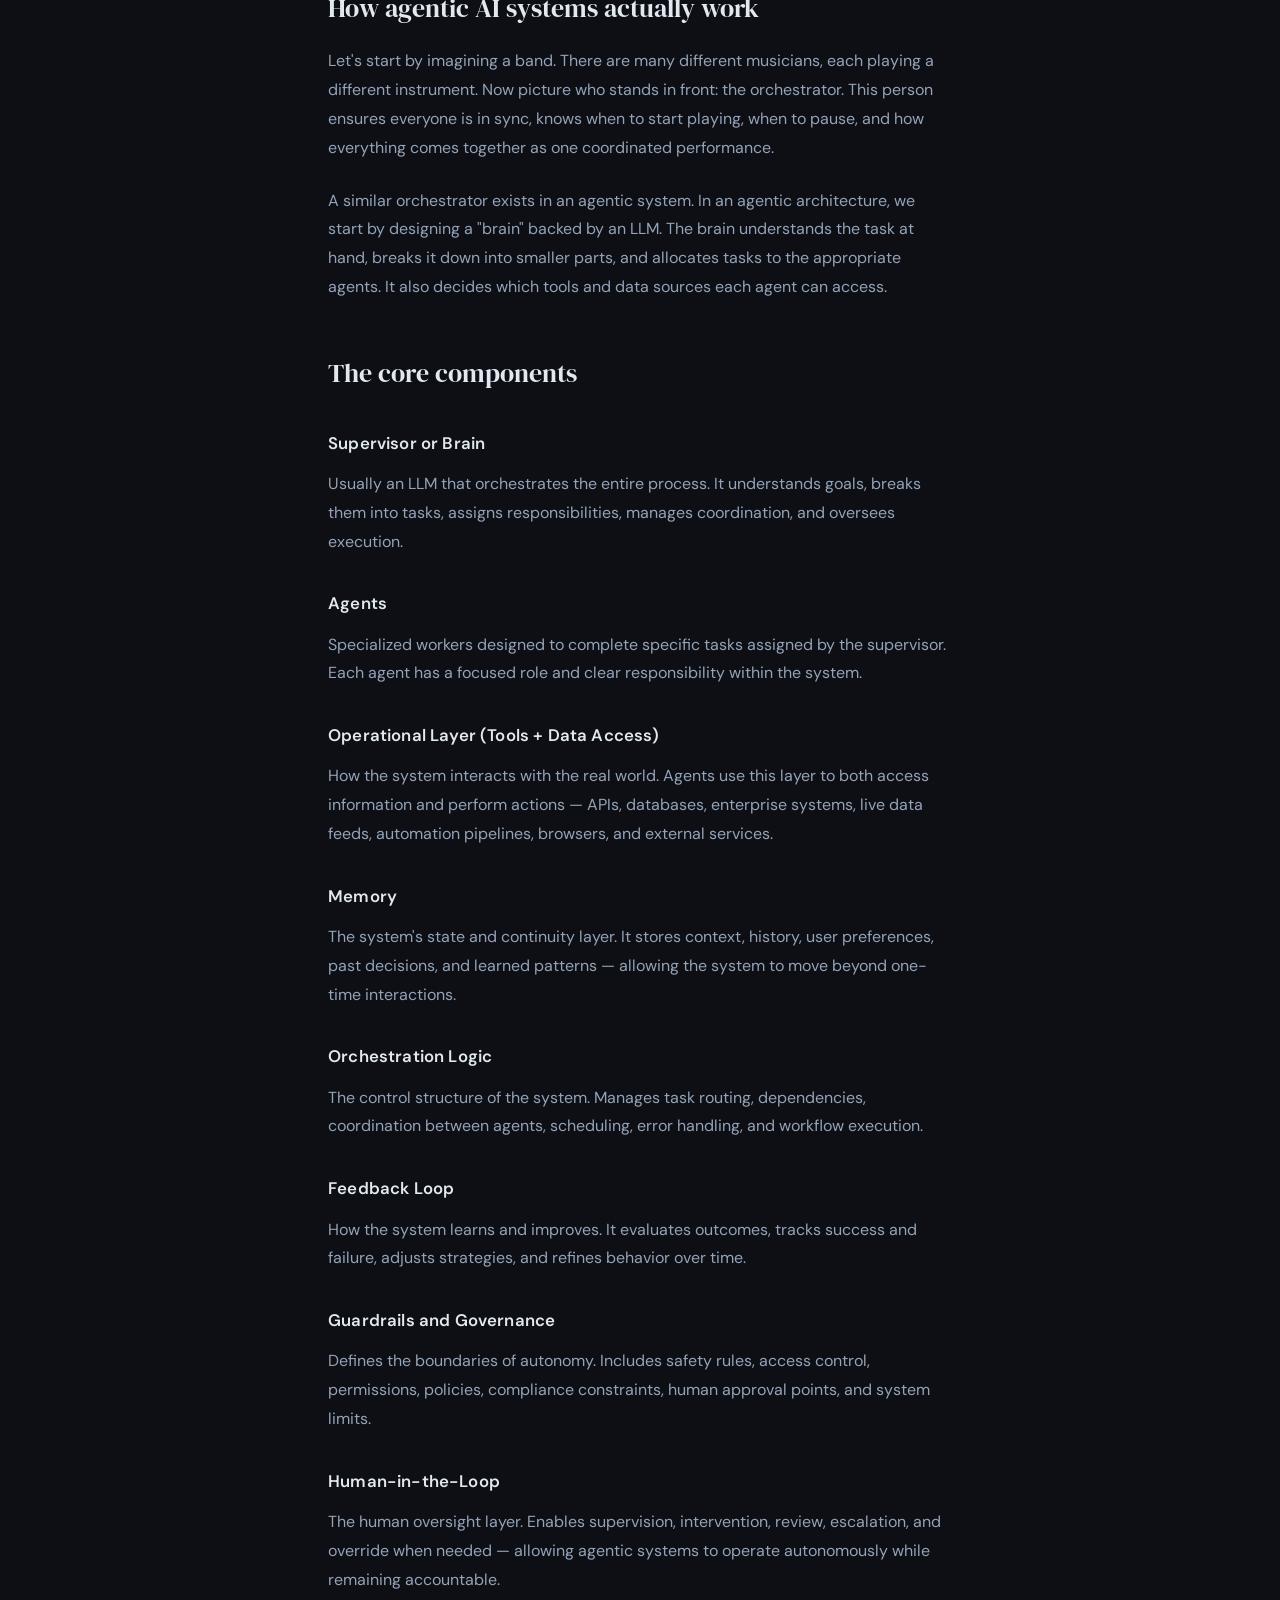
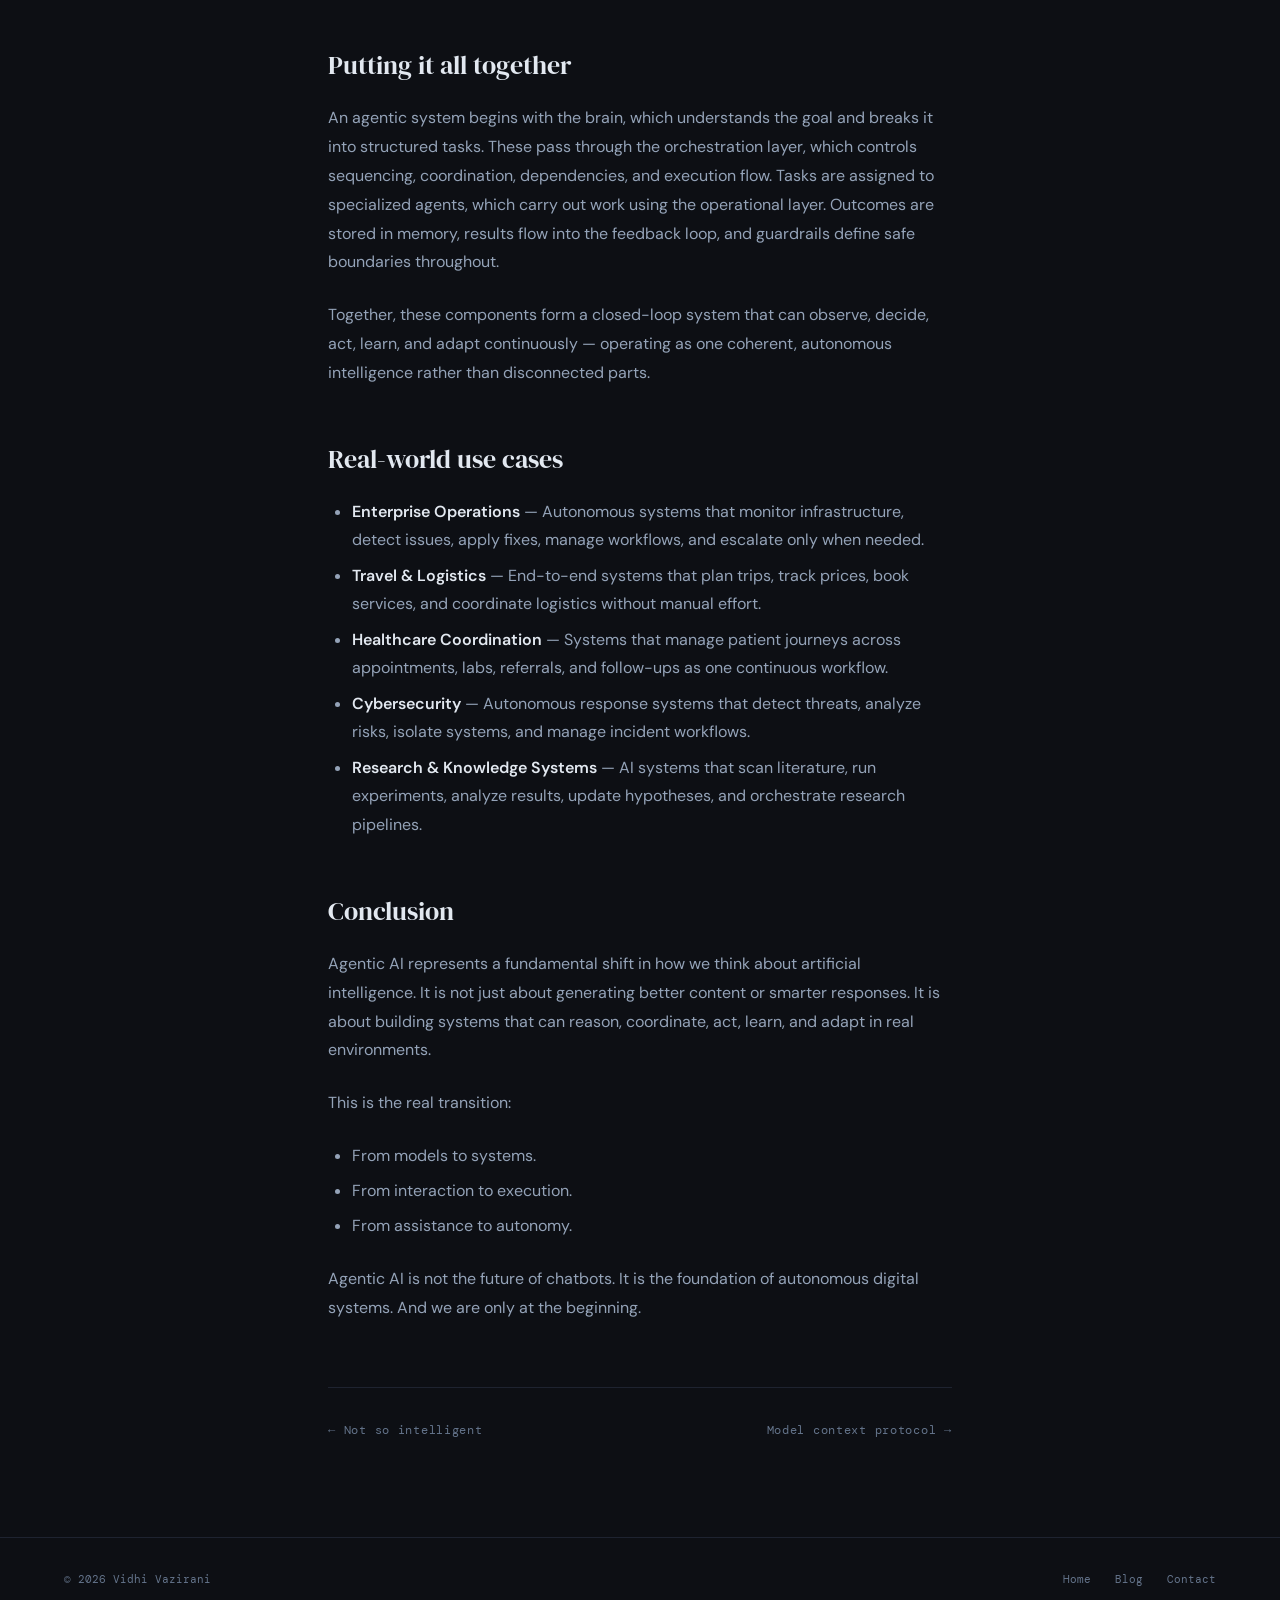
<file: agentic-ai.html>
<!DOCTYPE html>
<html lang="en">
<head>
  <meta charset="UTF-8"/>
  <meta name="viewport" content="width=device-width, initial-scale=1.0"/>
  <title>Agentic AI · Vidhi Vazirani</title>
  <link rel="stylesheet" href="post.css"/>
</head>
<body>
<nav>
  <a class="nav-logo" href="index.html">vv_</a>
  <ul class="nav-links">
    <li><a href="index.html#about">About</a></li>
    <li><a href="index.html#experience">Work</a></li>
    <li><a href="index.html#publications">Papers</a></li>
    <li><a href="blog.html">Blog</a></li>
    <li><a href="index.html#contact">Contact</a></li>
  </ul>
</nav>

<article>
  <a class="back-link" href="blog.html">← All posts</a>

  <p class="post-eyebrow">// Blog</p>
  <h1 class="post-title">Agentic AI</h1>
  <div class="post-meta">
    <span>January 23, 2026</span>
    <span>10 min read</span>
  </div>
  <div class="post-tags">
    <span class="post-tag">Agentic AI</span>
    <span class="post-tag">Generative AI</span>
    <span class="post-tag">AI</span>
  </div>
  <div class="post-divider"></div>

  <div class="prose">

    <p>In a previous blog, we discussed generative AI — the part of AI that focuses on large language models used for generating text, images, audio, and even video. But that's just one layer of the story.</p>

    <p>The newest evolution is agentic AI, and yes, this is different from traditional AI agents. Let's start by understanding AI agents and get them out of the way (for now).</p>

    <p>AI agents are models or systems designed to perform specific, well-defined tasks. Imagine one AI agent that finds the best time to travel to Alaska. Another that finds hotel deals. Another that suggests hidden local spots. Another that plans activities. Each agent is good at one thing. Focused. Specialized. Task-oriented.</p>

    <p>Now imagine not having to manage all of them. Instead, imagine <strong>one system that does everything</strong> — not just "telling" you things, not just "doing research," but actually taking action on your behalf.</p>

    <p>That's what agentic AI is.</p>

    <h2>Getting the definitions clean</h2>

    <div class="callout">
      <strong>Generative AI</strong> — Focused on generating content: text, images, video, audio, code.<br><br>
      <strong>AI Agents</strong> — Task-focused workers designed to perform specific functions.<br><br>
      <strong>Agentic AI</strong> — A system architecture that orchestrates multiple agents, tools, and data sources into one autonomous workflow.
    </div>

    <p>These aren't competing ideas. They are layers. Agentic AI works <em>because</em> of generative AI. Agentic AI works <em>through</em> AI agents. Generative AI provides the intelligence. AI agents provide the specialization. Agentic AI provides the coordination, autonomy, and system-level behavior.</p>

    <p>Agentic AI isn't replacing genAI or agents. It is organizing them into systems that can think, decide, and act. That's the real shift — not smarter models, not better prompts, but systems that can operate independently, execute workflows, and achieve goals end to end.</p>

    <h2>How agentic AI systems actually work</h2>

    <p>Let's start by imagining a band. There are many different musicians, each playing a different instrument. Now picture who stands in front: the orchestrator. This person ensures everyone is in sync, knows when to start playing, when to pause, and how everything comes together as one coordinated performance.</p>

    <p>A similar orchestrator exists in an agentic system. In an agentic architecture, we start by designing a "brain" backed by an LLM. The brain understands the task at hand, breaks it down into smaller parts, and allocates tasks to the appropriate agents. It also decides which tools and data sources each agent can access.</p>

    <h2>The core components</h2>

    <h3>Supervisor or Brain</h3>
    <p>Usually an LLM that orchestrates the entire process. It understands goals, breaks them into tasks, assigns responsibilities, manages coordination, and oversees execution.</p>

    <h3>Agents</h3>
    <p>Specialized workers designed to complete specific tasks assigned by the supervisor. Each agent has a focused role and clear responsibility within the system.</p>

    <h3>Operational Layer (Tools + Data Access)</h3>
    <p>How the system interacts with the real world. Agents use this layer to both access information and perform actions — APIs, databases, enterprise systems, live data feeds, automation pipelines, browsers, and external services.</p>

    <h3>Memory</h3>
    <p>The system's state and continuity layer. It stores context, history, user preferences, past decisions, and learned patterns — allowing the system to move beyond one-time interactions.</p>

    <h3>Orchestration Logic</h3>
    <p>The control structure of the system. Manages task routing, dependencies, coordination between agents, scheduling, error handling, and workflow execution.</p>

    <h3>Feedback Loop</h3>
    <p>How the system learns and improves. It evaluates outcomes, tracks success and failure, adjusts strategies, and refines behavior over time.</p>

    <h3>Guardrails and Governance</h3>
    <p>Defines the boundaries of autonomy. Includes safety rules, access control, permissions, policies, compliance constraints, human approval points, and system limits.</p>

    <h3>Human-in-the-Loop</h3>
    <p>The human oversight layer. Enables supervision, intervention, review, escalation, and override when needed — allowing agentic systems to operate autonomously while remaining accountable.</p>

    <h2>Putting it all together</h2>

    <p>An agentic system begins with the brain, which understands the goal and breaks it into structured tasks. These pass through the orchestration layer, which controls sequencing, coordination, dependencies, and execution flow. Tasks are assigned to specialized agents, which carry out work using the operational layer. Outcomes are stored in memory, results flow into the feedback loop, and guardrails define safe boundaries throughout.</p>

    <p>Together, these components form a closed-loop system that can observe, decide, act, learn, and adapt continuously — operating as one coherent, autonomous intelligence rather than disconnected parts.</p>

    <h2>Real-world use cases</h2>

    <ul>
      <li><strong>Enterprise Operations</strong> — Autonomous systems that monitor infrastructure, detect issues, apply fixes, manage workflows, and escalate only when needed.</li>
      <li><strong>Travel & Logistics</strong> — End-to-end systems that plan trips, track prices, book services, and coordinate logistics without manual effort.</li>
      <li><strong>Healthcare Coordination</strong> — Systems that manage patient journeys across appointments, labs, referrals, and follow-ups as one continuous workflow.</li>
      <li><strong>Cybersecurity</strong> — Autonomous response systems that detect threats, analyze risks, isolate systems, and manage incident workflows.</li>
      <li><strong>Research & Knowledge Systems</strong> — AI systems that scan literature, run experiments, analyze results, update hypotheses, and orchestrate research pipelines.</li>
    </ul>

    <h2>Conclusion</h2>

    <p>Agentic AI represents a fundamental shift in how we think about artificial intelligence. It is not just about generating better content or smarter responses. It is about building systems that can reason, coordinate, act, learn, and adapt in real environments.</p>

    <p>This is the real transition:</p>
    <ul>
      <li>From models to systems.</li>
      <li>From interaction to execution.</li>
      <li>From assistance to autonomy.</li>
    </ul>

    <p>Agentic AI is not the future of chatbots. It is the foundation of autonomous digital systems. And we are only at the beginning.</p>

  </div>

  <div class="post-nav">
    <a href="not-so-intelligent.html">← Not so intelligent</a>
    <a href="model-context-protocol.html">Model context protocol →</a>
  </div>
</article>

<footer>
  <span class="footer-copy">© 2026 Vidhi Vazirani</span>
  <div class="footer-links">
    <a href="index.html">Home</a>
    <a href="blog.html">Blog</a>
    <a href="index.html#contact">Contact</a>
  </div>
</footer>
</body>
</html>
</file>
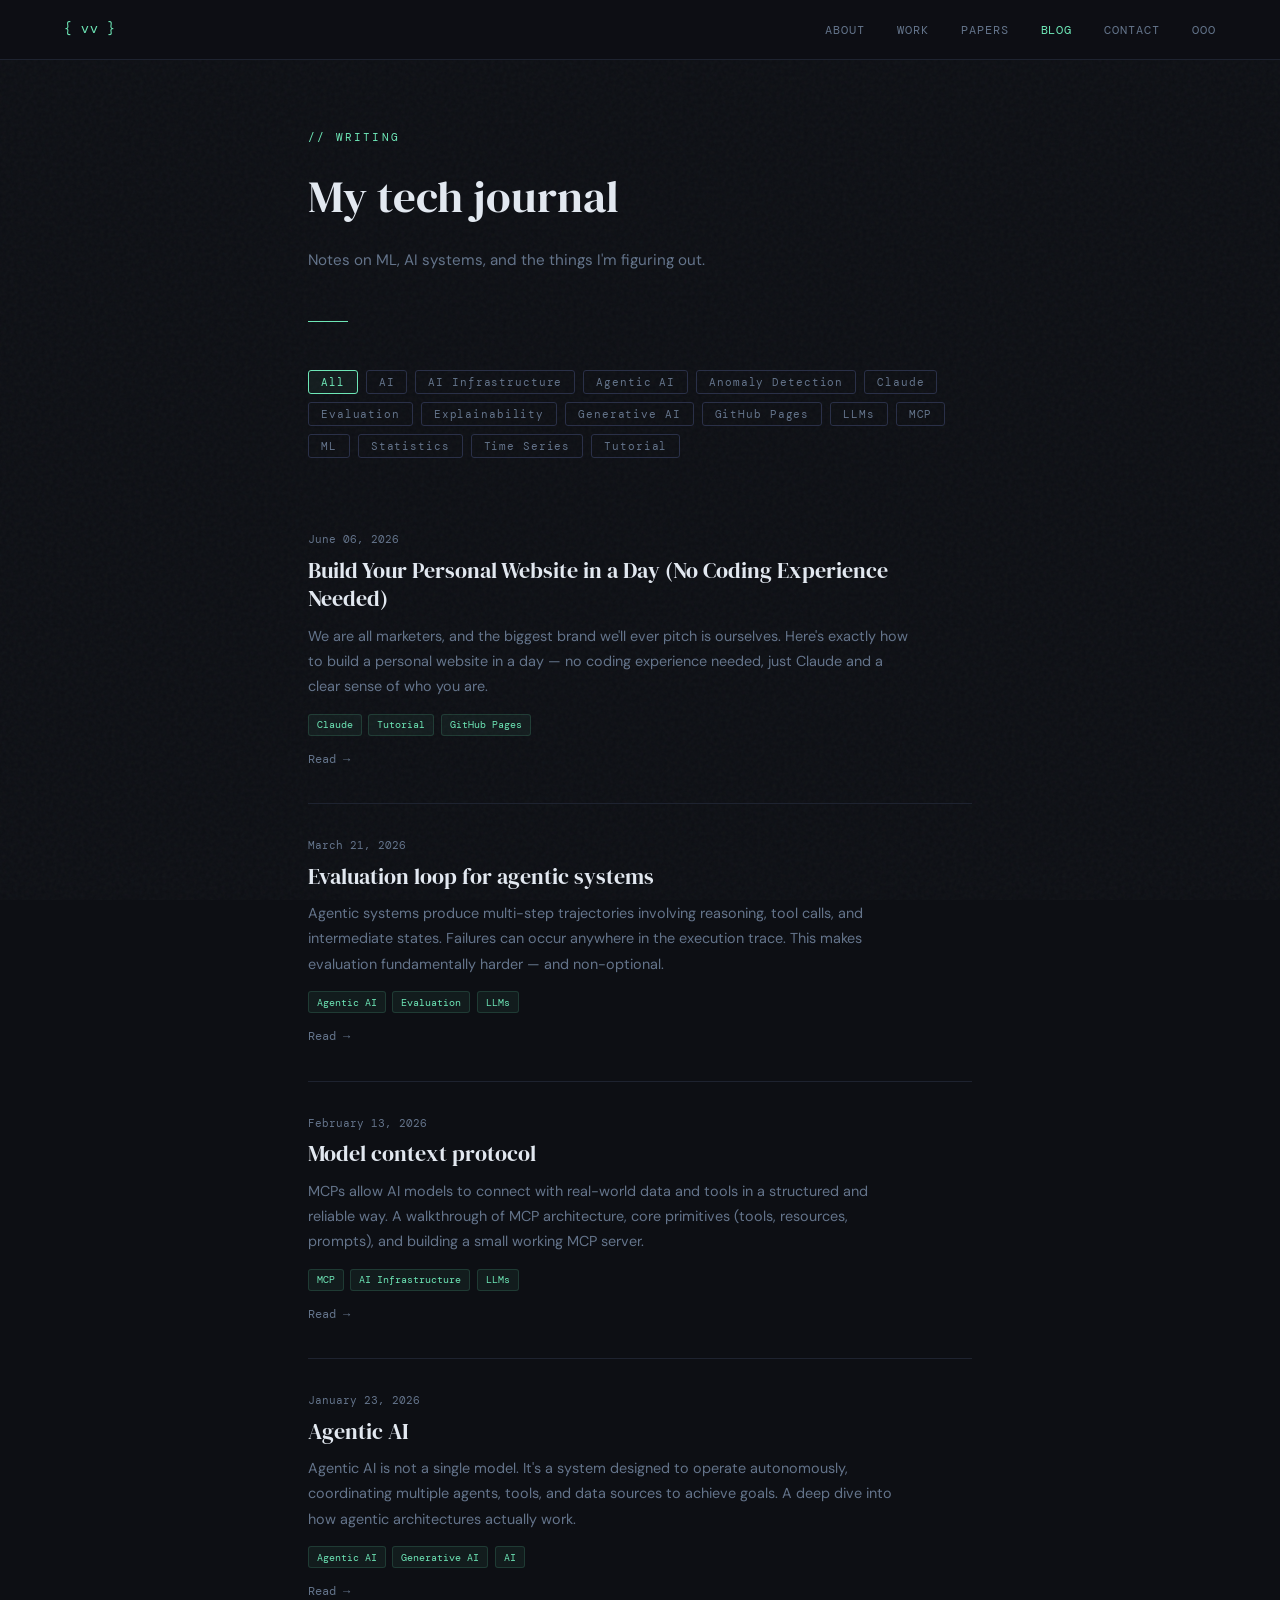
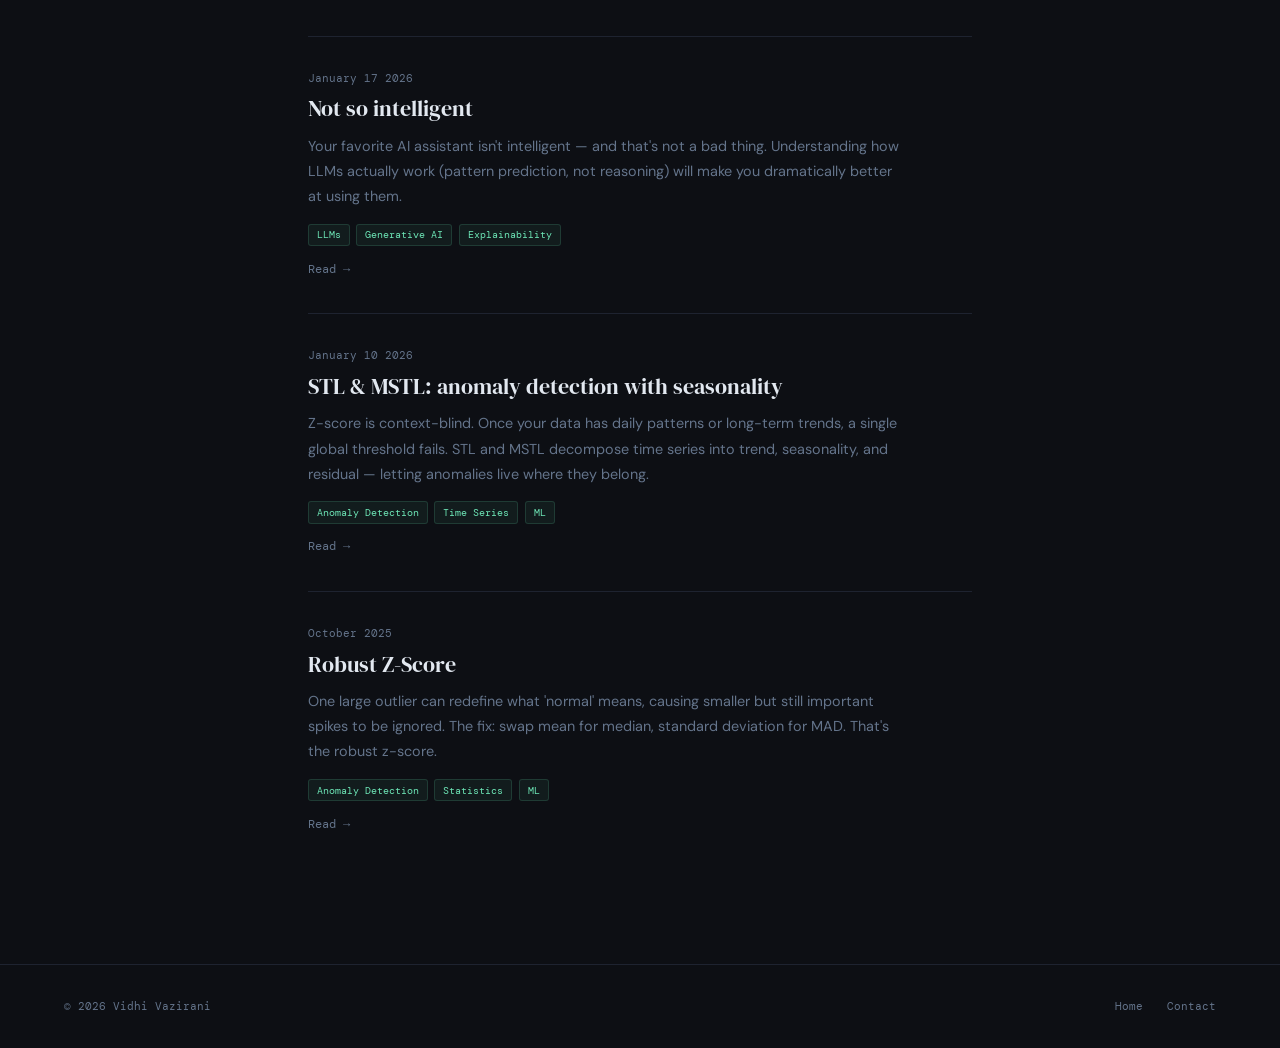
<file: blog.html>
<!DOCTYPE html>
<html lang="en">
<head>
  <meta charset="UTF-8"/>
  <meta name="viewport" content="width=device-width, initial-scale=1.0"/>
  <title>Blog · Vidhi Vazirani</title>
  <link rel="preconnect" href="https://fonts.googleapis.com">
  <link rel="preconnect" href="https://fonts.gstatic.com" crossorigin>
  <link href="https://fonts.googleapis.com/css2?family=DM+Serif+Display:ital@0;1&family=DM+Mono:wght@300;400;500&family=DM+Sans:wght@300;400;500;600&display=swap" rel="stylesheet">
  <style>
    *, *::before, *::after { box-sizing: border-box; margin: 0; padding: 0; }
    :root {
      --bg: #0d0f14; --surface: #13161e; --border: #1e2330; --border2: #2a3048;
      --accent: #6ee7b7; --accent2: #38bdf8; --text: #e2e8f0; --muted: #64748b;
      --serif: 'DM Serif Display', Georgia, serif;
      --mono: 'DM Mono', monospace;
      --sans: 'DM Sans', system-ui, sans-serif;
    }
    html { scroll-behavior: smooth; }
    body {
      background: var(--bg); color: var(--text);
      font-family: var(--sans); font-size: 15px; line-height: 1.7; min-height: 100vh;
    }
    body::before {
      content: ''; position: fixed; inset: 0;
      background-image: url("data:image/svg+xml,%3Csvg viewBox='0 0 256 256' xmlns='http://www.w3.org/2000/svg'%3E%3Cfilter id='n'%3E%3CfeTurbulence type='fractalNoise' baseFrequency='0.9' numOctaves='4' stitchTiles='stitch'/%3E%3C/filter%3E%3Crect width='100%25' height='100%25' filter='url(%23n)' opacity='0.04'/%3E%3C/svg%3E");
      pointer-events: none; z-index: 0;
    }
    nav {
      position: fixed; top: 0; left: 0; right: 0; z-index: 100;
      display: flex; align-items: center; justify-content: space-between;
      padding: 0 clamp(1.5rem, 5vw, 4rem); height: 60px;
      background: rgba(13,15,20,0.85); backdrop-filter: blur(12px);
      border-bottom: 1px solid var(--border);
    }
    .nav-logo { font-family: var(--mono); font-size: 13px; color: var(--accent); letter-spacing: 0.05em; text-decoration: none; }
    .nav-links { display: flex; gap: 2rem; list-style: none; }
    .nav-links a { font-family: var(--mono); font-size: 12px; color: var(--muted); text-decoration: none; letter-spacing: 0.08em; text-transform: uppercase; transition: color 0.2s; }
    .nav-links a:hover, .nav-links a.active { color: var(--accent); }

    .nav-hamburger {
      display: none; flex-direction: column; justify-content: center;
      gap: 5px; width: 28px; height: 28px;
      background: none; border: none; cursor: pointer; padding: 0; z-index: 110;
    }
    .nav-hamburger span { display: block; width: 22px; height: 1.5px; background: var(--muted); border-radius: 2px; transition: all 0.25s; transform-origin: center; }
    .nav-hamburger.open span:nth-child(1) { transform: translateY(6.5px) rotate(45deg); background: var(--accent); }
    .nav-hamburger.open span:nth-child(2) { opacity: 0; }
    .nav-hamburger.open span:nth-child(3) { transform: translateY(-6.5px) rotate(-45deg); background: var(--accent); }

    @media (max-width: 680px) {
      .nav-hamburger { display: flex; }
      .nav-links {
        display: none; flex-direction: column; gap: 0;
        position: fixed; top: 60px; left: 0; right: 0;
        background: rgba(13,15,20,0.97); backdrop-filter: blur(16px);
        border-bottom: 1px solid var(--border); padding: 0.5rem 0 1rem; z-index: 99;
      }
      .nav-links.open { display: flex; }
      .nav-links li a { display: block; padding: 0.75rem clamp(1.5rem, 5vw, 4rem); font-size: 13px; letter-spacing: 0.12em; }
    }

    main {
      position: relative; z-index: 1;
      max-width: 760px; margin: 0 auto;
      padding: 8rem clamp(1.5rem, 5vw, 3rem) 6rem;
    }

    .page-eyebrow { font-family: var(--mono); font-size: 11px; letter-spacing: 0.2em; text-transform: uppercase; color: var(--accent); margin-bottom: 0.75rem; }
    .page-title { font-family: var(--serif); font-size: clamp(2rem, 5vw, 2.8rem); font-weight: 400; color: var(--text); margin-bottom: 0.8rem; }
    .page-sub { font-size: 0.95rem; color: var(--muted); margin-bottom: 3rem; }
    .divider { width: 40px; height: 1px; background: var(--accent); margin-bottom: 3rem; }

    /* filter bar */
    .filter-bar { display: flex; gap: 0.5rem; flex-wrap: wrap; margin-bottom: 2.5rem; }
    .filter-btn {
      font-family: var(--mono); font-size: 11px; letter-spacing: 0.08em;
      color: var(--muted); background: transparent;
      border: 1px solid var(--border2); padding: 0.25rem 0.75rem; border-radius: 3px;
      cursor: pointer; transition: all 0.2s;
    }
    .filter-btn:hover, .filter-btn.active { color: var(--accent); border-color: var(--accent); background: rgba(110,231,183,0.06); }

    /* blog cards */
    #blog-list { display: flex; flex-direction: column; }

    .blog-card {
      display: block; padding: 2rem 0;
      border-bottom: 1px solid var(--border);
      text-decoration: none; transition: all 0.15s;
    }
    .blog-card:last-child { border-bottom: none; }
    .blog-card:hover .blog-title { color: var(--accent2); }

    .blog-meta { font-family: var(--mono); font-size: 11px; color: var(--muted); margin-bottom: 0.5rem; }
    .blog-title { font-family: var(--serif); font-size: 1.4rem; font-weight: 400; color: var(--text); margin-bottom: 0.65rem; transition: color 0.2s; line-height: 1.25; }
    .blog-excerpt { font-size: 0.9rem; color: var(--muted); line-height: 1.75; max-width: 600px; }
    .blog-tags { display: flex; gap: 0.4rem; flex-wrap: wrap; margin-top: 0.9rem; }
    .blog-tag { font-family: var(--mono); font-size: 10px; color: var(--accent); background: rgba(110,231,183,0.06); border: 1px solid rgba(110,231,183,0.15); padding: 0.1rem 0.5rem; border-radius: 3px; }
    .blog-arrow { font-family: var(--mono); font-size: 12px; color: var(--muted); margin-top: 0.8rem; display: inline-block; transition: color 0.2s; }
    .blog-card:hover .blog-arrow { color: var(--accent2); }

    .no-results { font-family: var(--mono); font-size: 13px; color: var(--muted); padding: 2rem 0; }

    footer {
      position: relative; z-index: 1;
      border-top: 1px solid var(--border);
      padding: 2rem clamp(1.5rem, 5vw, 4rem);
      display: flex; justify-content: space-between; align-items: center; flex-wrap: wrap; gap: 1rem;
    }
    .footer-copy { font-family: var(--mono); font-size: 11px; color: var(--muted); }
    .footer-links { display: flex; gap: 1.5rem; }
    .footer-links a { font-family: var(--mono); font-size: 11px; color: var(--muted); text-decoration: none; }
    .footer-links a:hover { color: var(--accent); }
  </style>
</head>
<body>
<nav>
  <a class="nav-logo" href="index.html">{ vv }</a>
  <button class="nav-hamburger" id="hamburger" aria-label="Toggle menu">
    <span></span><span></span><span></span>
  </button>
  <ul class="nav-links" id="nav-links">
    <li><a href="index.html#about">About</a></li>
    <li><a href="index.html#experience">Work</a></li>
    <li><a href="index.html#publications">Papers</a></li>
    <li><a href="blog.html" class="active">Blog</a></li>
    <li><a href="index.html#contact">Contact</a></li>
    <li><a href="ooo.html">OOO</a></li>
  </ul>
</nav>

<main>
  <p class="page-eyebrow">// Writing</p>
  <h1 class="page-title">My tech journal</h1>
  <p class="page-sub">Notes on ML, AI systems, and the things I'm figuring out.</p>
  <div class="divider"></div>

  <div class="filter-bar" id="filter-bar">
    <button class="filter-btn active" data-tag="all">All</button>
  </div>

  <div id="blog-list"></div>
</main>

<footer>
  <span class="footer-copy">© 2026 Vidhi Vazirani</span>
  <div class="footer-links">
    <a href="index.html">Home</a>
    <a href="index.html#contact">Contact</a>
  </div>
</footer>

<script>
  const s = document.createElement('script');
  s.src = 'blogs.js?v=' + Date.now();
  s.onload = init;
  document.head.appendChild(s);

  function init() {
  // Collect all unique tags
  const allTags = [...new Set(BLOGS.flatMap(b => b.tags))].sort();
  const filterBar = document.getElementById('filter-bar');
  allTags.forEach(tag => {
    const btn = document.createElement('button');
    btn.className = 'filter-btn';
    btn.dataset.tag = tag;
    btn.textContent = tag;
    filterBar.appendChild(btn);
  });

  let activeTag = 'all';

  function render() {
    const list = document.getElementById('blog-list');
    const filtered = activeTag === 'all' ? BLOGS : BLOGS.filter(b => b.tags.includes(activeTag));

    if (filtered.length === 0) {
      list.innerHTML = '<p class="no-results">// No posts found for this tag.</p>';
      return;
    }

    list.innerHTML = filtered.map(b => `
      <a class="blog-card" href="${b.url}">
        <div class="blog-meta">${b.date}</div>
        <div class="blog-title">${b.title}</div>
        <div class="blog-excerpt">${b.excerpt}</div>
        <div class="blog-tags">${b.tags.map(t => `<span class="blog-tag">${t}</span>`).join('')}</div>
        <span class="blog-arrow">Read →</span>
      </a>`).join('');
  }

  filterBar.addEventListener('click', e => {
    if (!e.target.matches('.filter-btn')) return;
    document.querySelectorAll('.filter-btn').forEach(b => b.classList.remove('active'));
    e.target.classList.add('active');
    activeTag = e.target.dataset.tag;
    render();
  });

  render();

  const hamburger = document.getElementById('hamburger');
  const navLinks = document.getElementById('nav-links');
  hamburger.addEventListener('click', () => {
    hamburger.classList.toggle('open');
    navLinks.classList.toggle('open');
  });
  navLinks.querySelectorAll('a').forEach(a => {
    a.addEventListener('click', () => {
      hamburger.classList.remove('open');
      navLinks.classList.remove('open');
    });
  });
  } // end init
</script>
</body>
</html>
</file>
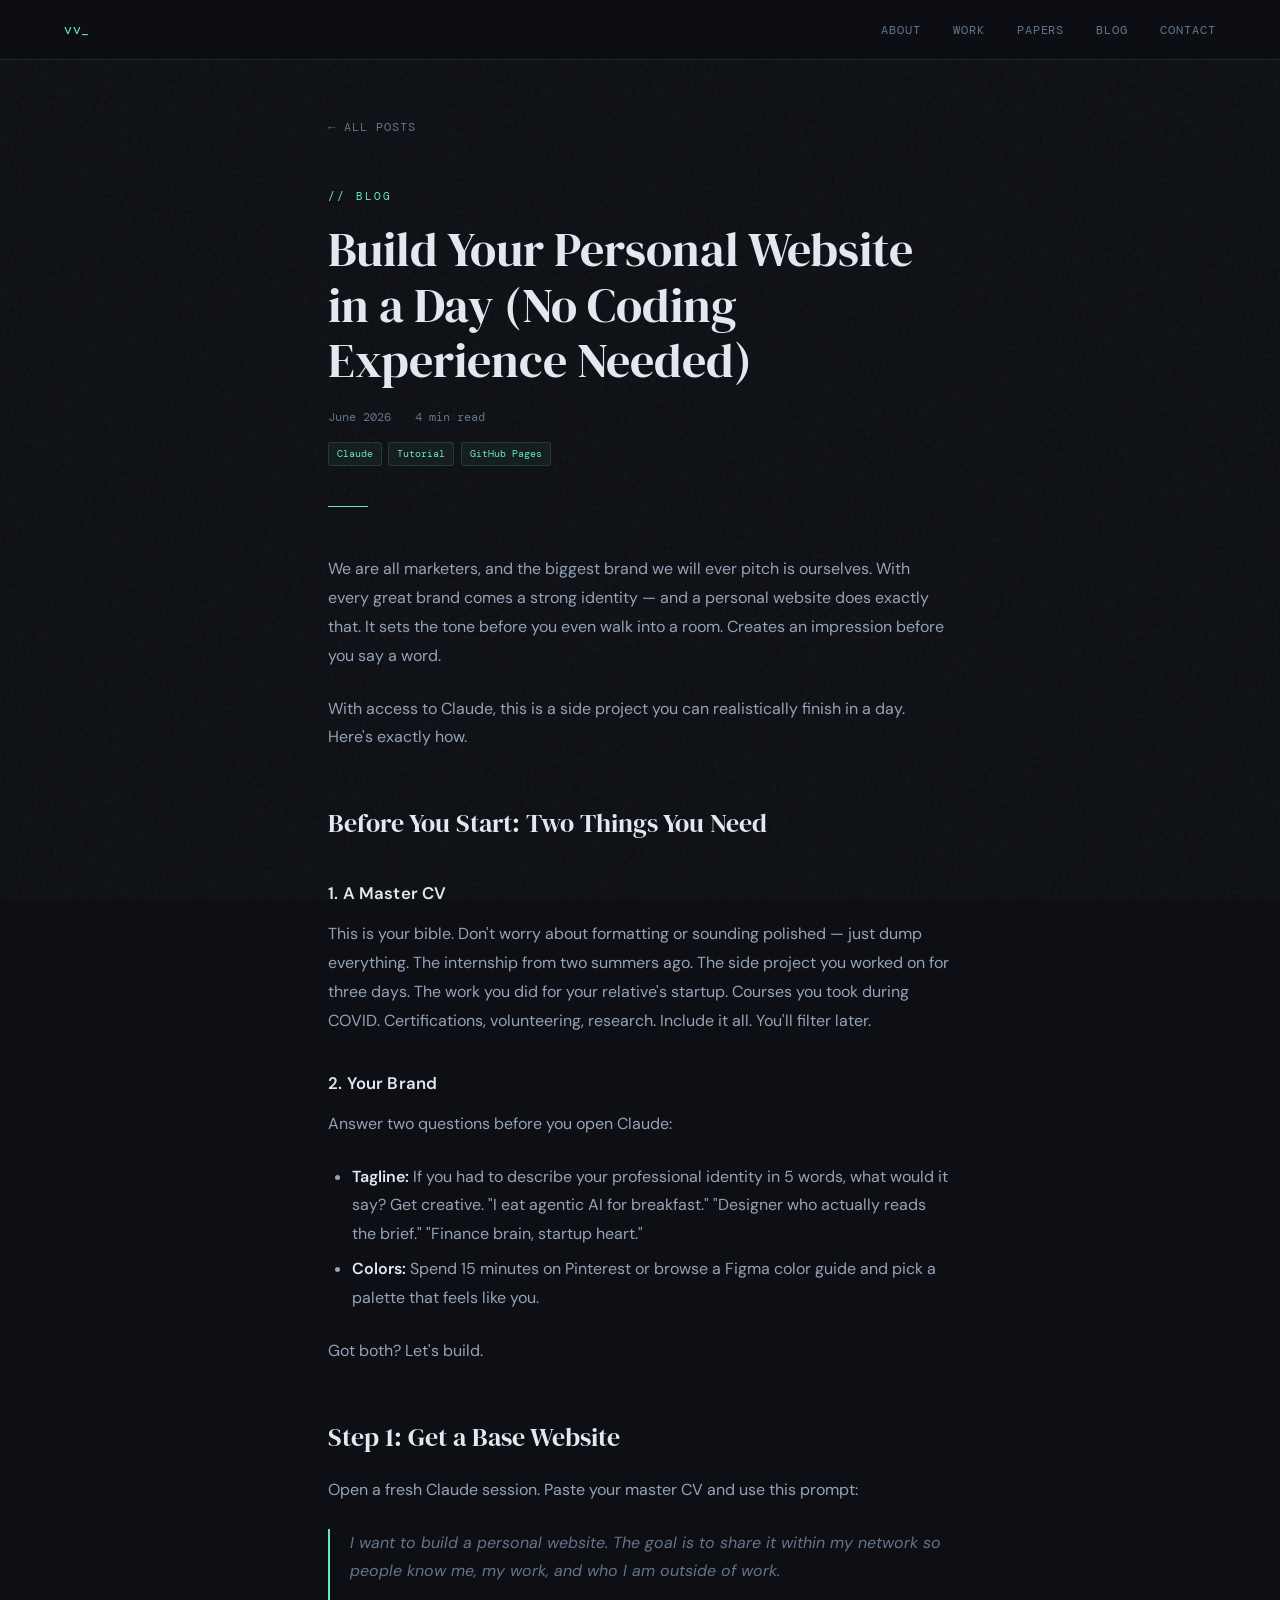
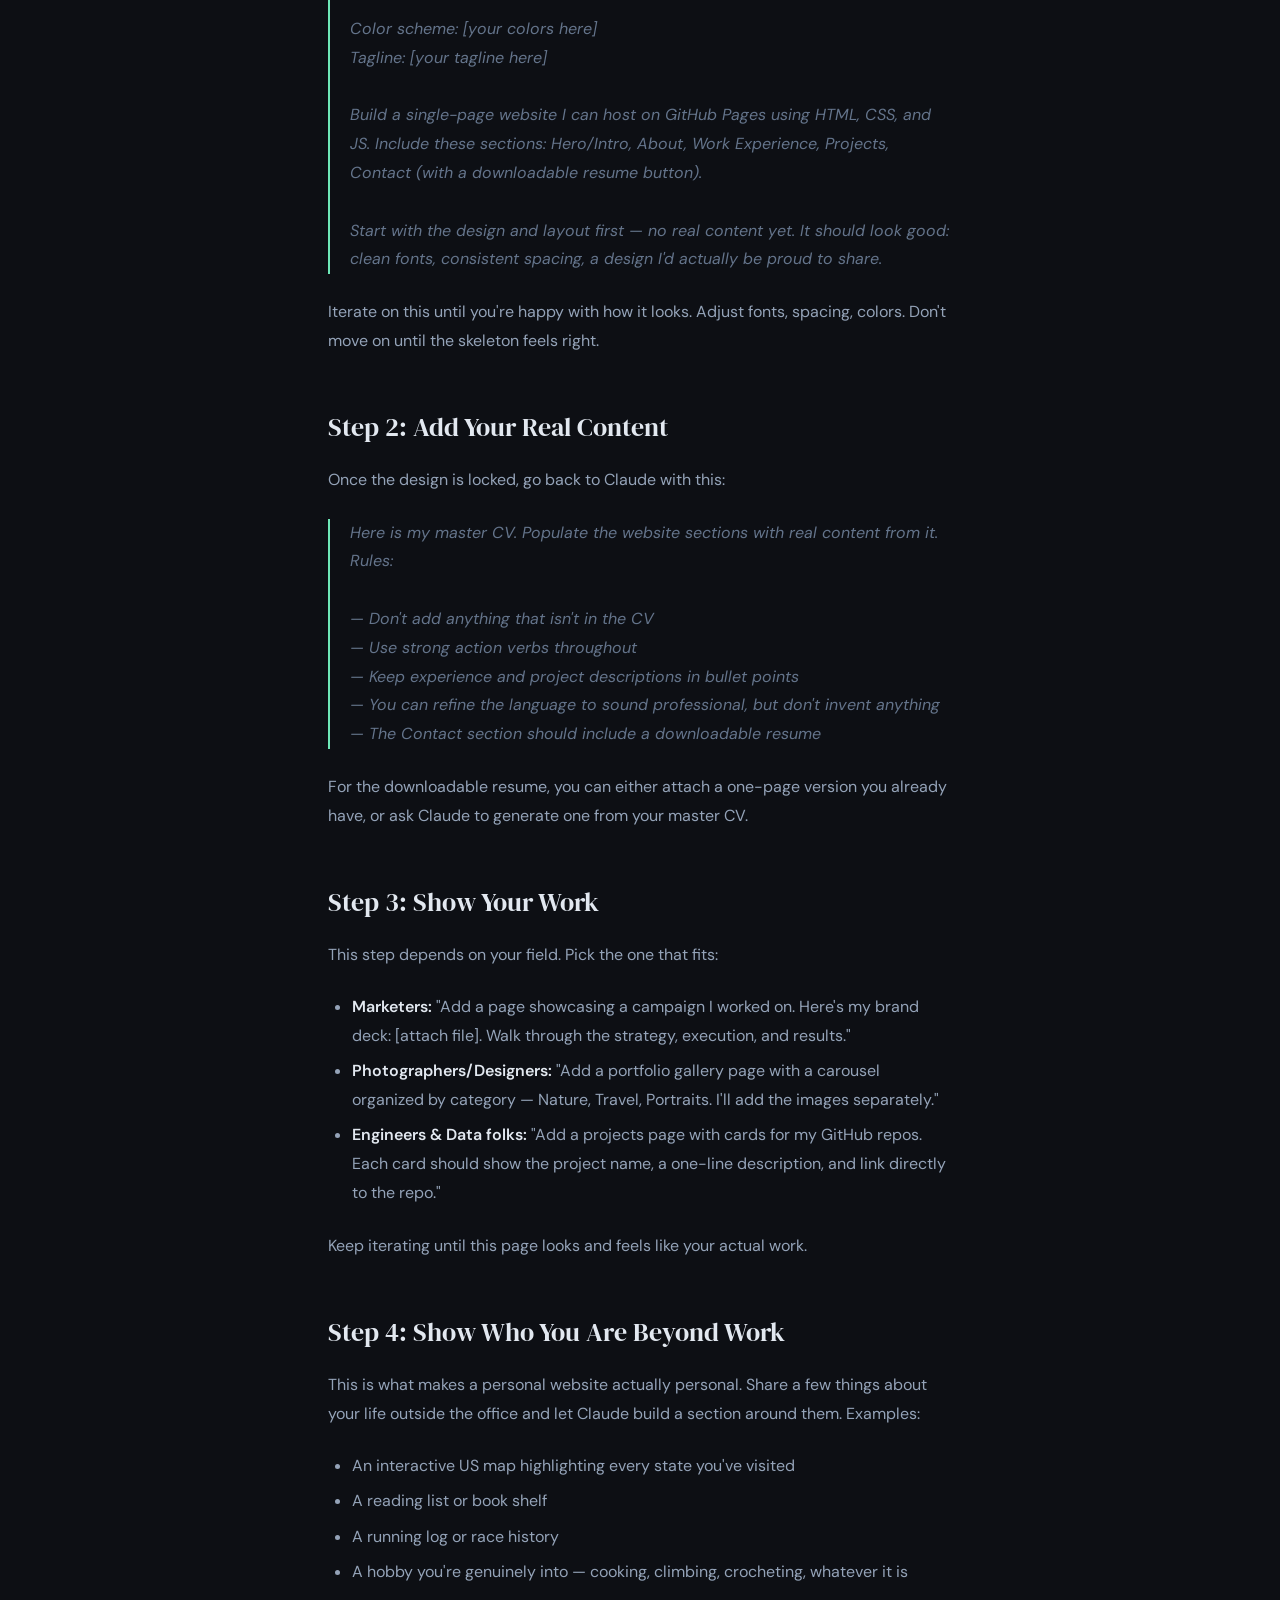
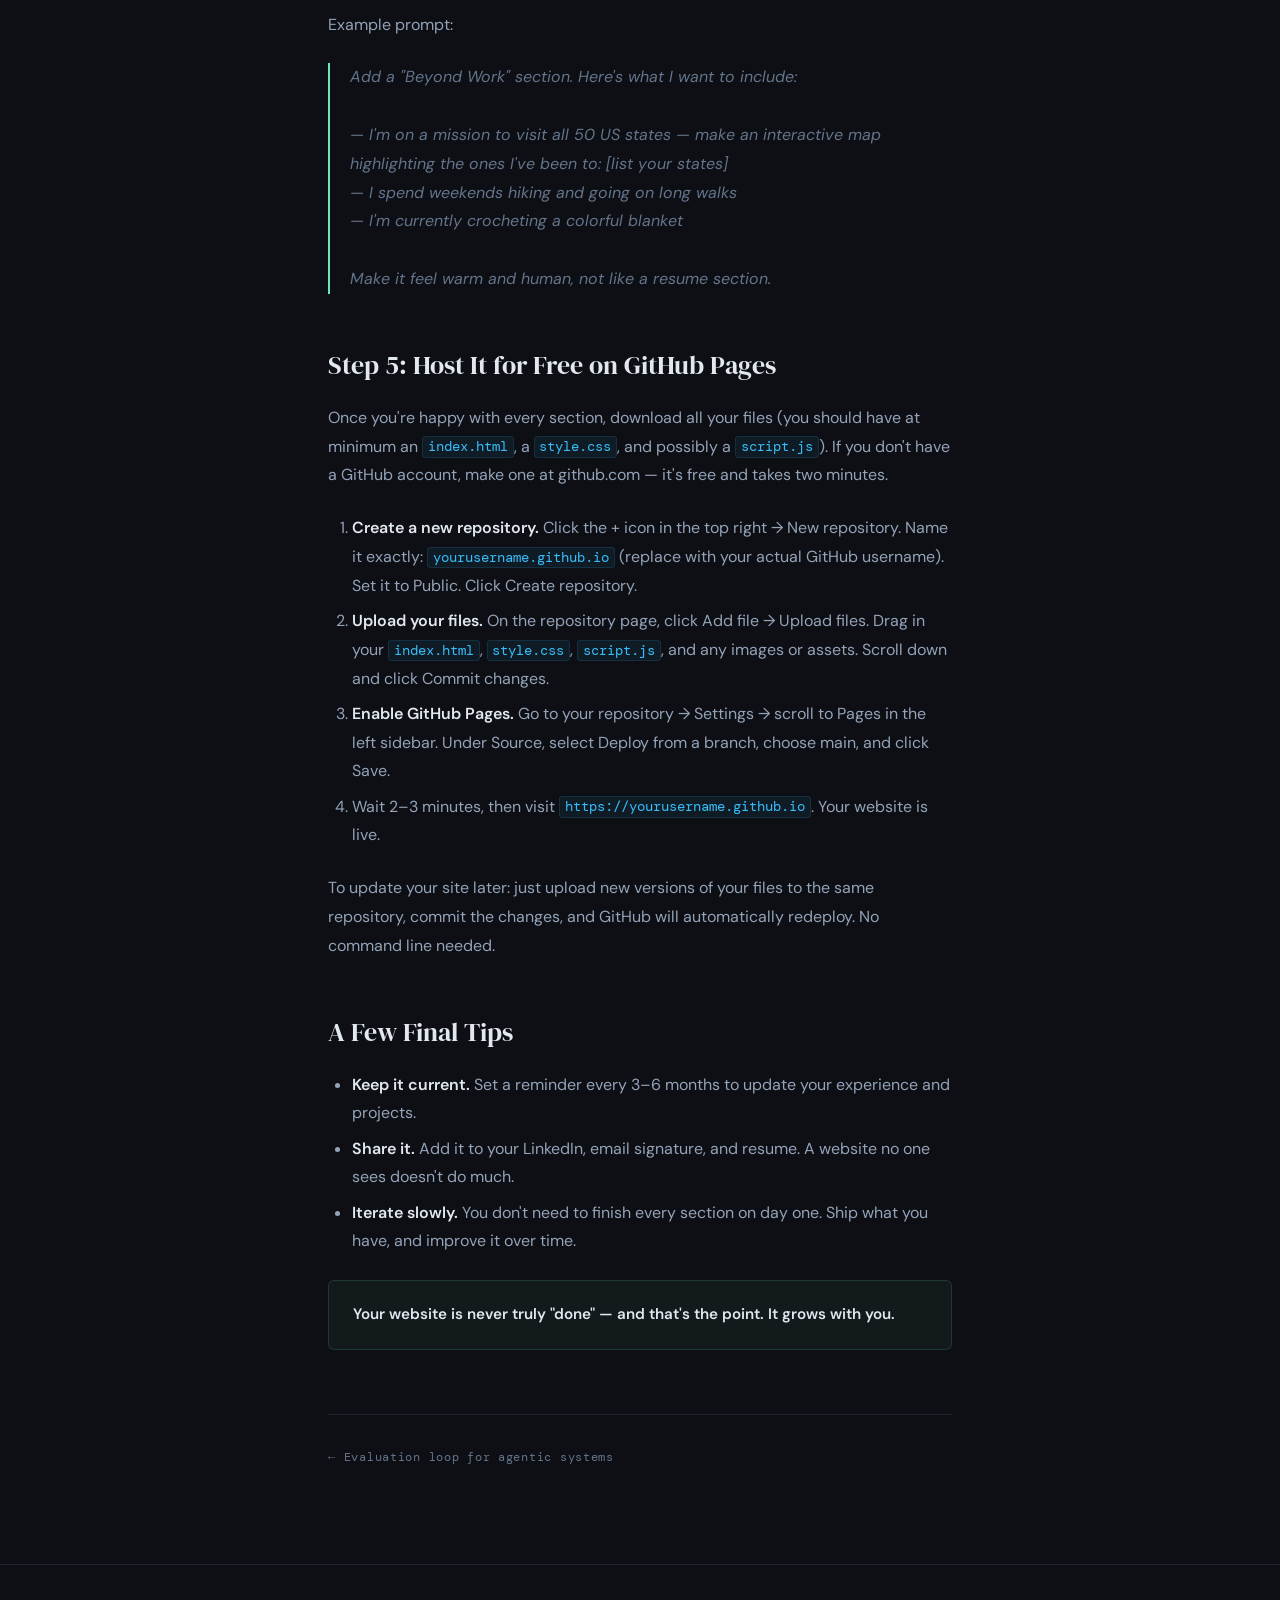
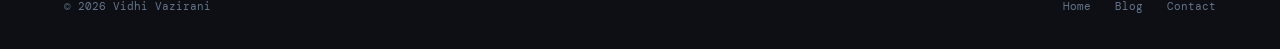
<file: build-your-personal-website.html>
<!DOCTYPE html>
<html lang="en">
<head>
  <meta charset="UTF-8"/>
  <meta name="viewport" content="width=device-width, initial-scale=1.0"/>
  <title>Build Your Personal Website in a Day · Vidhi Vazirani</title>
  <link rel="stylesheet" href="post.css"/>
</head>
<body>
<nav>
  <a class="nav-logo" href="index.html">vv_</a>
  <ul class="nav-links">
    <li><a href="index.html#about">About</a></li>
    <li><a href="index.html#experience">Work</a></li>
    <li><a href="index.html#publications">Papers</a></li>
    <li><a href="blog.html">Blog</a></li>
    <li><a href="index.html#contact">Contact</a></li>
  </ul>
</nav>

<article>
  <a class="back-link" href="blog.html">← All posts</a>

  <p class="post-eyebrow">// Blog</p>
  <h1 class="post-title">Build Your Personal Website in a Day (No Coding Experience Needed)</h1>
  <div class="post-meta">
    <span>June 2026</span>
    <span>4 min read</span>
  </div>
  <div class="post-tags">
    <span class="post-tag">Claude</span>
    <span class="post-tag">Tutorial</span>
    <span class="post-tag">GitHub Pages</span>
  </div>
  <div class="post-divider"></div>

  <div class="prose">

    <p>We are all marketers, and the biggest brand we will ever pitch is ourselves. With every great brand comes a strong identity — and a personal website does exactly that. It sets the tone before you even walk into a room. Creates an impression before you say a word.</p>

    <p>With access to Claude, this is a side project you can realistically finish in a day. Here's exactly how.</p>

    <h2>Before You Start: Two Things You Need</h2>

    <h3>1. A Master CV</h3>

    <p>This is your bible. Don't worry about formatting or sounding polished — just dump everything. The internship from two summers ago. The side project you worked on for three days. The work you did for your relative's startup. Courses you took during COVID. Certifications, volunteering, research. Include it all. You'll filter later.</p>

    <h3>2. Your Brand</h3>

    <p>Answer two questions before you open Claude:</p>

    <ul>
      <li><strong>Tagline:</strong> If you had to describe your professional identity in 5 words, what would it say? Get creative. "I eat agentic AI for breakfast." "Designer who actually reads the brief." "Finance brain, startup heart."</li>
      <li><strong>Colors:</strong> Spend 15 minutes on Pinterest or browse a Figma color guide and pick a palette that feels like you.</li>
    </ul>

    <p>Got both? Let's build.</p>

    <h2>Step 1: Get a Base Website</h2>

    <p>Open a fresh Claude session. Paste your master CV and use this prompt:</p>

    <blockquote>I want to build a personal website. The goal is to share it within my network so people know me, my work, and who I am outside of work.<br/><br/>
Color scheme: [your colors here]<br/>
Tagline: [your tagline here]<br/><br/>
Build a single-page website I can host on GitHub Pages using HTML, CSS, and JS. Include these sections: Hero/Intro, About, Work Experience, Projects, Contact (with a downloadable resume button).<br/><br/>
Start with the design and layout first — no real content yet. It should look good: clean fonts, consistent spacing, a design I'd actually be proud to share.</blockquote>

    <p>Iterate on this until you're happy with how it looks. Adjust fonts, spacing, colors. Don't move on until the skeleton feels right.</p>

    <h2>Step 2: Add Your Real Content</h2>

    <p>Once the design is locked, go back to Claude with this:</p>

    <blockquote>Here is my master CV. Populate the website sections with real content from it. Rules:<br/><br/>
— Don't add anything that isn't in the CV<br/>
— Use strong action verbs throughout<br/>
— Keep experience and project descriptions in bullet points<br/>
— You can refine the language to sound professional, but don't invent anything<br/>
— The Contact section should include a downloadable resume</blockquote>

    <p>For the downloadable resume, you can either attach a one-page version you already have, or ask Claude to generate one from your master CV.</p>

    <h2>Step 3: Show Your Work</h2>

    <p>This step depends on your field. Pick the one that fits:</p>

    <ul>
      <li><strong>Marketers:</strong> "Add a page showcasing a campaign I worked on. Here's my brand deck: [attach file]. Walk through the strategy, execution, and results."</li>
      <li><strong>Photographers/Designers:</strong> "Add a portfolio gallery page with a carousel organized by category — Nature, Travel, Portraits. I'll add the images separately."</li>
      <li><strong>Engineers &amp; Data folks:</strong> "Add a projects page with cards for my GitHub repos. Each card should show the project name, a one-line description, and link directly to the repo."</li>
    </ul>

    <p>Keep iterating until this page looks and feels like your actual work.</p>

    <h2>Step 4: Show Who You Are Beyond Work</h2>

    <p>This is what makes a personal website actually personal. Share a few things about your life outside the office and let Claude build a section around them. Examples:</p>

    <ul>
      <li>An interactive US map highlighting every state you've visited</li>
      <li>A reading list or book shelf</li>
      <li>A running log or race history</li>
      <li>A hobby you're genuinely into — cooking, climbing, crocheting, whatever it is</li>
    </ul>

    <p>Example prompt:</p>

    <blockquote>Add a "Beyond Work" section. Here's what I want to include:<br/><br/>
— I'm on a mission to visit all 50 US states — make an interactive map highlighting the ones I've been to: [list your states]<br/>
— I spend weekends hiking and going on long walks<br/>
— I'm currently crocheting a colorful blanket<br/><br/>
Make it feel warm and human, not like a resume section.</blockquote>

    <h2>Step 5: Host It for Free on GitHub Pages</h2>

    <p>Once you're happy with every section, download all your files (you should have at minimum an <code>index.html</code>, a <code>style.css</code>, and possibly a <code>script.js</code>). If you don't have a GitHub account, make one at github.com — it's free and takes two minutes.</p>

    <ol>
      <li><strong>Create a new repository.</strong> Click the + icon in the top right → New repository. Name it exactly: <code>yourusername.github.io</code> (replace with your actual GitHub username). Set it to Public. Click Create repository.</li>
      <li><strong>Upload your files.</strong> On the repository page, click Add file → Upload files. Drag in your <code>index.html</code>, <code>style.css</code>, <code>script.js</code>, and any images or assets. Scroll down and click Commit changes.</li>
      <li><strong>Enable GitHub Pages.</strong> Go to your repository → Settings → scroll to Pages in the left sidebar. Under Source, select Deploy from a branch, choose main, and click Save.</li>
      <li>Wait 2–3 minutes, then visit <code>https://yourusername.github.io</code>. Your website is live.</li>
    </ol>

    <p>To update your site later: just upload new versions of your files to the same repository, commit the changes, and GitHub will automatically redeploy. No command line needed.</p>

    <h2>A Few Final Tips</h2>

    <ul>
      <li><strong>Keep it current.</strong> Set a reminder every 3–6 months to update your experience and projects.</li>
      <li><strong>Share it.</strong> Add it to your LinkedIn, email signature, and resume. A website no one sees doesn't do much.</li>
      <li><strong>Iterate slowly.</strong> You don't need to finish every section on day one. Ship what you have, and improve it over time.</li>
    </ul>

    <div class="callout">
      <strong>Your website is never truly "done" — and that's the point. It grows with you.</strong>
    </div>

  </div>

  <div class="post-nav">
    <a href="evaluation-loop.html">← Evaluation loop for agentic systems</a>
  </div>
</article>

<footer>
  <span class="footer-copy">© 2026 Vidhi Vazirani</span>
  <div class="footer-links">
    <a href="index.html">Home</a>
    <a href="blog.html">Blog</a>
    <a href="index.html#contact">Contact</a>
  </div>
</footer>
</body>
</html>
</file>
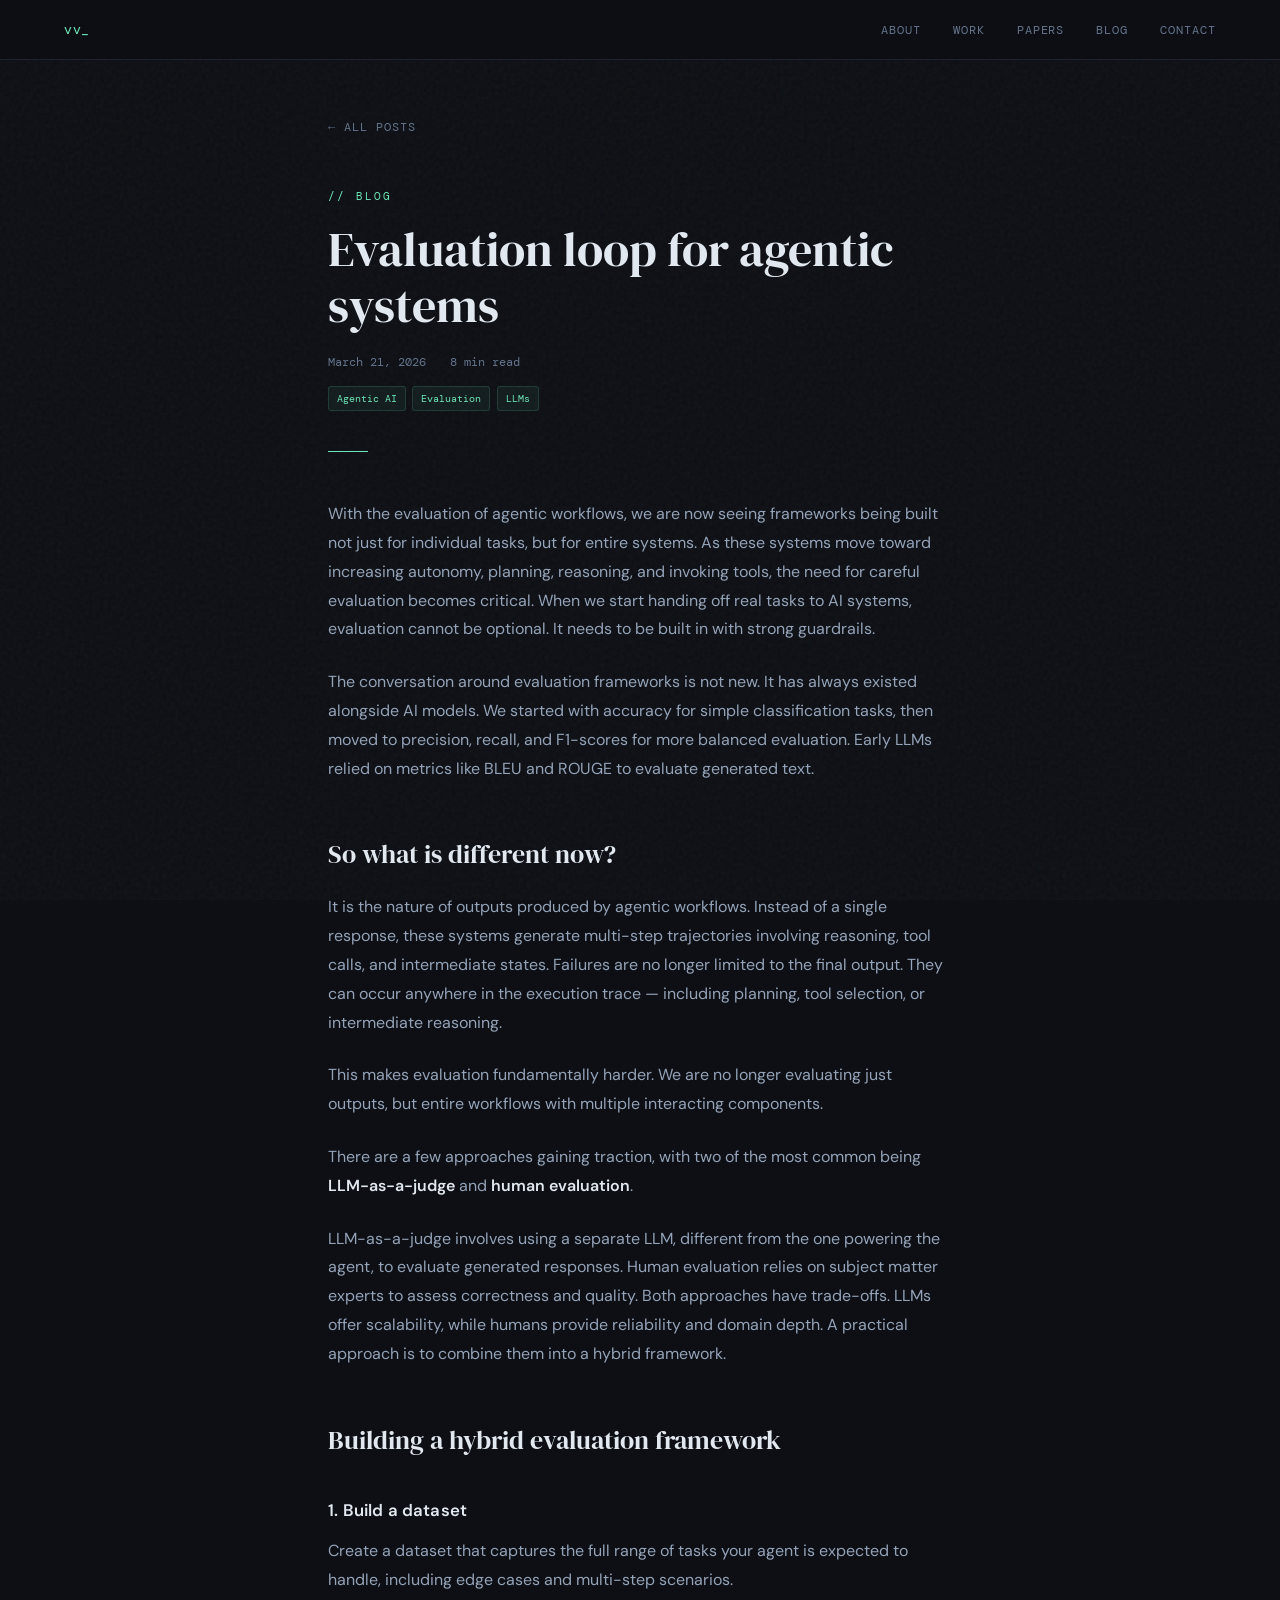
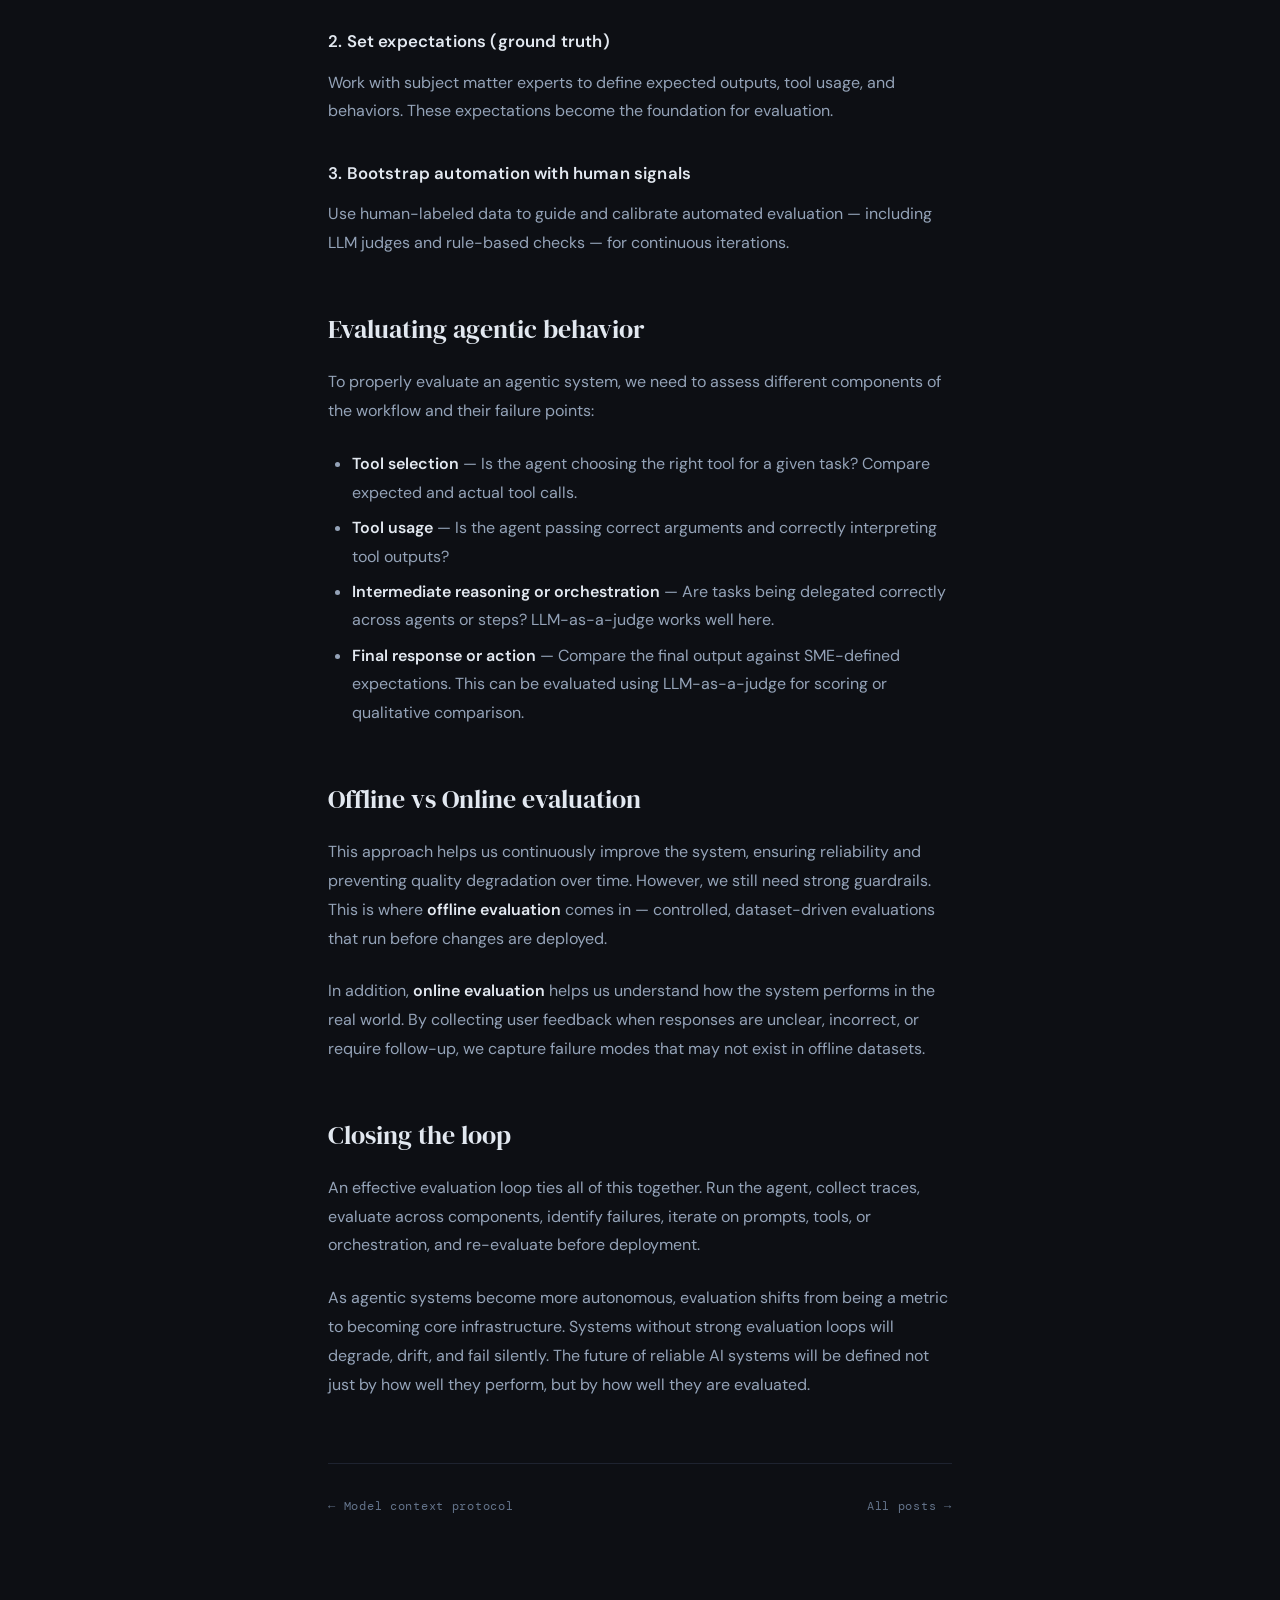
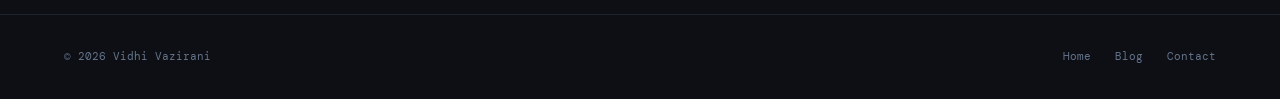
<file: evaluation-loop.html>
<!DOCTYPE html>
<html lang="en">
<head>
  <meta charset="UTF-8"/>
  <meta name="viewport" content="width=device-width, initial-scale=1.0"/>
  <title>Evaluation loop for agentic systems · Vidhi Vazirani</title>
  <link rel="stylesheet" href="post.css"/>
</head>
<body>
<nav>
  <a class="nav-logo" href="index.html">vv_</a>
  <ul class="nav-links">
    <li><a href="index.html#about">About</a></li>
    <li><a href="index.html#experience">Work</a></li>
    <li><a href="index.html#publications">Papers</a></li>
    <li><a href="blog.html">Blog</a></li>
    <li><a href="index.html#contact">Contact</a></li>
  </ul>
</nav>

<article>
  <a class="back-link" href="blog.html">← All posts</a>

  <p class="post-eyebrow">// Blog</p>
  <h1 class="post-title">Evaluation loop for agentic systems</h1>
  <div class="post-meta">
    <span>March 21, 2026</span>
    <span>8 min read</span>
  </div>
  <div class="post-tags">
    <span class="post-tag">Agentic AI</span>
    <span class="post-tag">Evaluation</span>
    <span class="post-tag">LLMs</span>
  </div>
  <div class="post-divider"></div>

  <div class="prose">

    <p>With the evaluation of agentic workflows, we are now seeing frameworks being built not just for individual tasks, but for entire systems. As these systems move toward increasing autonomy, planning, reasoning, and invoking tools, the need for careful evaluation becomes critical. When we start handing off real tasks to AI systems, evaluation cannot be optional. It needs to be built in with strong guardrails.</p>

    <p>The conversation around evaluation frameworks is not new. It has always existed alongside AI models. We started with accuracy for simple classification tasks, then moved to precision, recall, and F1-scores for more balanced evaluation. Early LLMs relied on metrics like BLEU and ROUGE to evaluate generated text.</p>

    <h2>So what is different now?</h2>

    <p>It is the nature of outputs produced by agentic workflows. Instead of a single response, these systems generate multi-step trajectories involving reasoning, tool calls, and intermediate states. Failures are no longer limited to the final output. They can occur anywhere in the execution trace — including planning, tool selection, or intermediate reasoning.</p>

    <p>This makes evaluation fundamentally harder. We are no longer evaluating just outputs, but entire workflows with multiple interacting components.</p>

    <p>There are a few approaches gaining traction, with two of the most common being <strong>LLM-as-a-judge</strong> and <strong>human evaluation</strong>.</p>

    <p>LLM-as-a-judge involves using a separate LLM, different from the one powering the agent, to evaluate generated responses. Human evaluation relies on subject matter experts to assess correctness and quality. Both approaches have trade-offs. LLMs offer scalability, while humans provide reliability and domain depth. A practical approach is to combine them into a hybrid framework.</p>

    <h2>Building a hybrid evaluation framework</h2>

    <h3>1. Build a dataset</h3>
    <p>Create a dataset that captures the full range of tasks your agent is expected to handle, including edge cases and multi-step scenarios.</p>

    <h3>2. Set expectations (ground truth)</h3>
    <p>Work with subject matter experts to define expected outputs, tool usage, and behaviors. These expectations become the foundation for evaluation.</p>

    <h3>3. Bootstrap automation with human signals</h3>
    <p>Use human-labeled data to guide and calibrate automated evaluation — including LLM judges and rule-based checks — for continuous iterations.</p>

    <h2>Evaluating agentic behavior</h2>

    <p>To properly evaluate an agentic system, we need to assess different components of the workflow and their failure points:</p>

    <ul>
      <li><strong>Tool selection</strong> — Is the agent choosing the right tool for a given task? Compare expected and actual tool calls.</li>
      <li><strong>Tool usage</strong> — Is the agent passing correct arguments and correctly interpreting tool outputs?</li>
      <li><strong>Intermediate reasoning or orchestration</strong> — Are tasks being delegated correctly across agents or steps? LLM-as-a-judge works well here.</li>
      <li><strong>Final response or action</strong> — Compare the final output against SME-defined expectations. This can be evaluated using LLM-as-a-judge for scoring or qualitative comparison.</li>
    </ul>

    <h2>Offline vs Online evaluation</h2>

    <p>This approach helps us continuously improve the system, ensuring reliability and preventing quality degradation over time. However, we still need strong guardrails. This is where <strong>offline evaluation</strong> comes in — controlled, dataset-driven evaluations that run before changes are deployed.</p>

    <p>In addition, <strong>online evaluation</strong> helps us understand how the system performs in the real world. By collecting user feedback when responses are unclear, incorrect, or require follow-up, we capture failure modes that may not exist in offline datasets.</p>

    <h2>Closing the loop</h2>

    <p>An effective evaluation loop ties all of this together. Run the agent, collect traces, evaluate across components, identify failures, iterate on prompts, tools, or orchestration, and re-evaluate before deployment.</p>

    <p>As agentic systems become more autonomous, evaluation shifts from being a metric to becoming core infrastructure. Systems without strong evaluation loops will degrade, drift, and fail silently. The future of reliable AI systems will be defined not just by how well they perform, but by how well they are evaluated.</p>

  </div>

  <div class="post-nav">
    <a href="model-context-protocol.html">← Model context protocol</a>
    <a href="blog.html">All posts →</a>
  </div>
</article>

<footer>
  <span class="footer-copy">© 2026 Vidhi Vazirani</span>
  <div class="footer-links">
    <a href="index.html">Home</a>
    <a href="blog.html">Blog</a>
    <a href="index.html#contact">Contact</a>
  </div>
</footer>
</body>
</html>
</file>
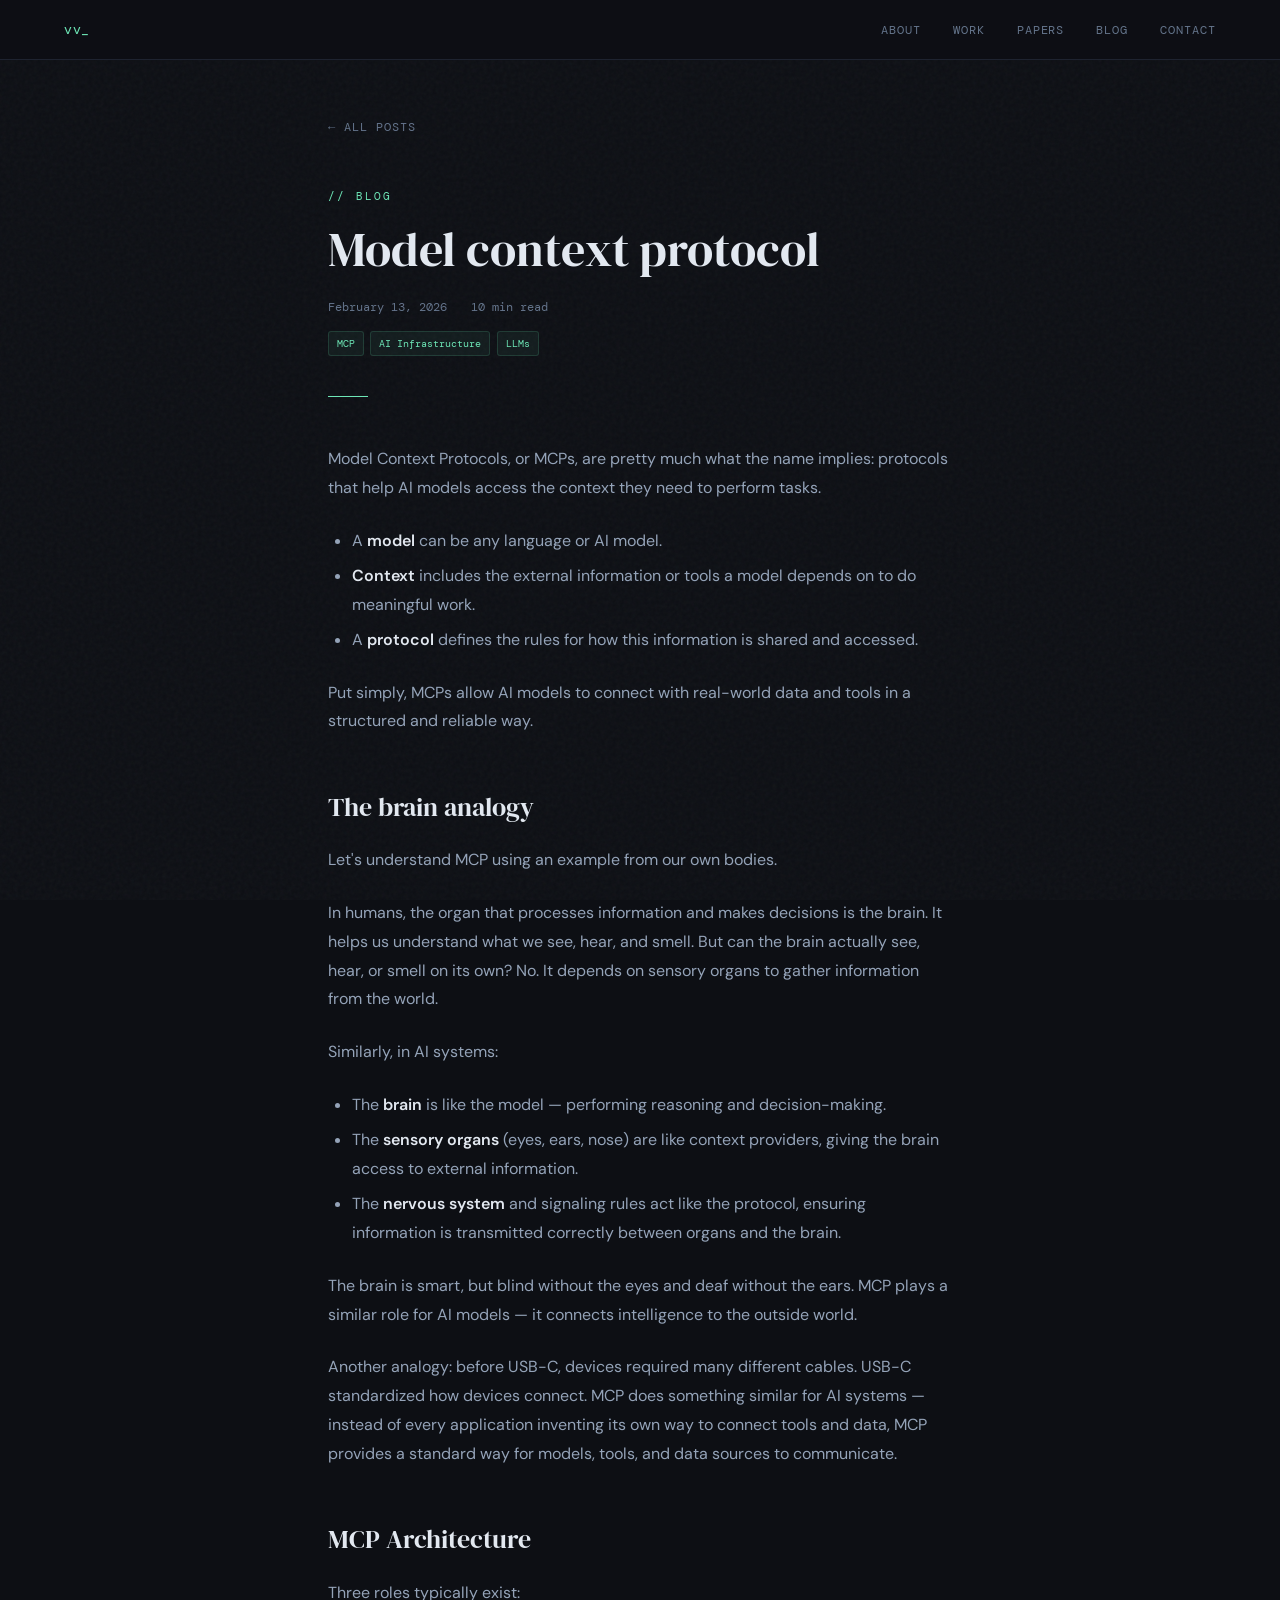
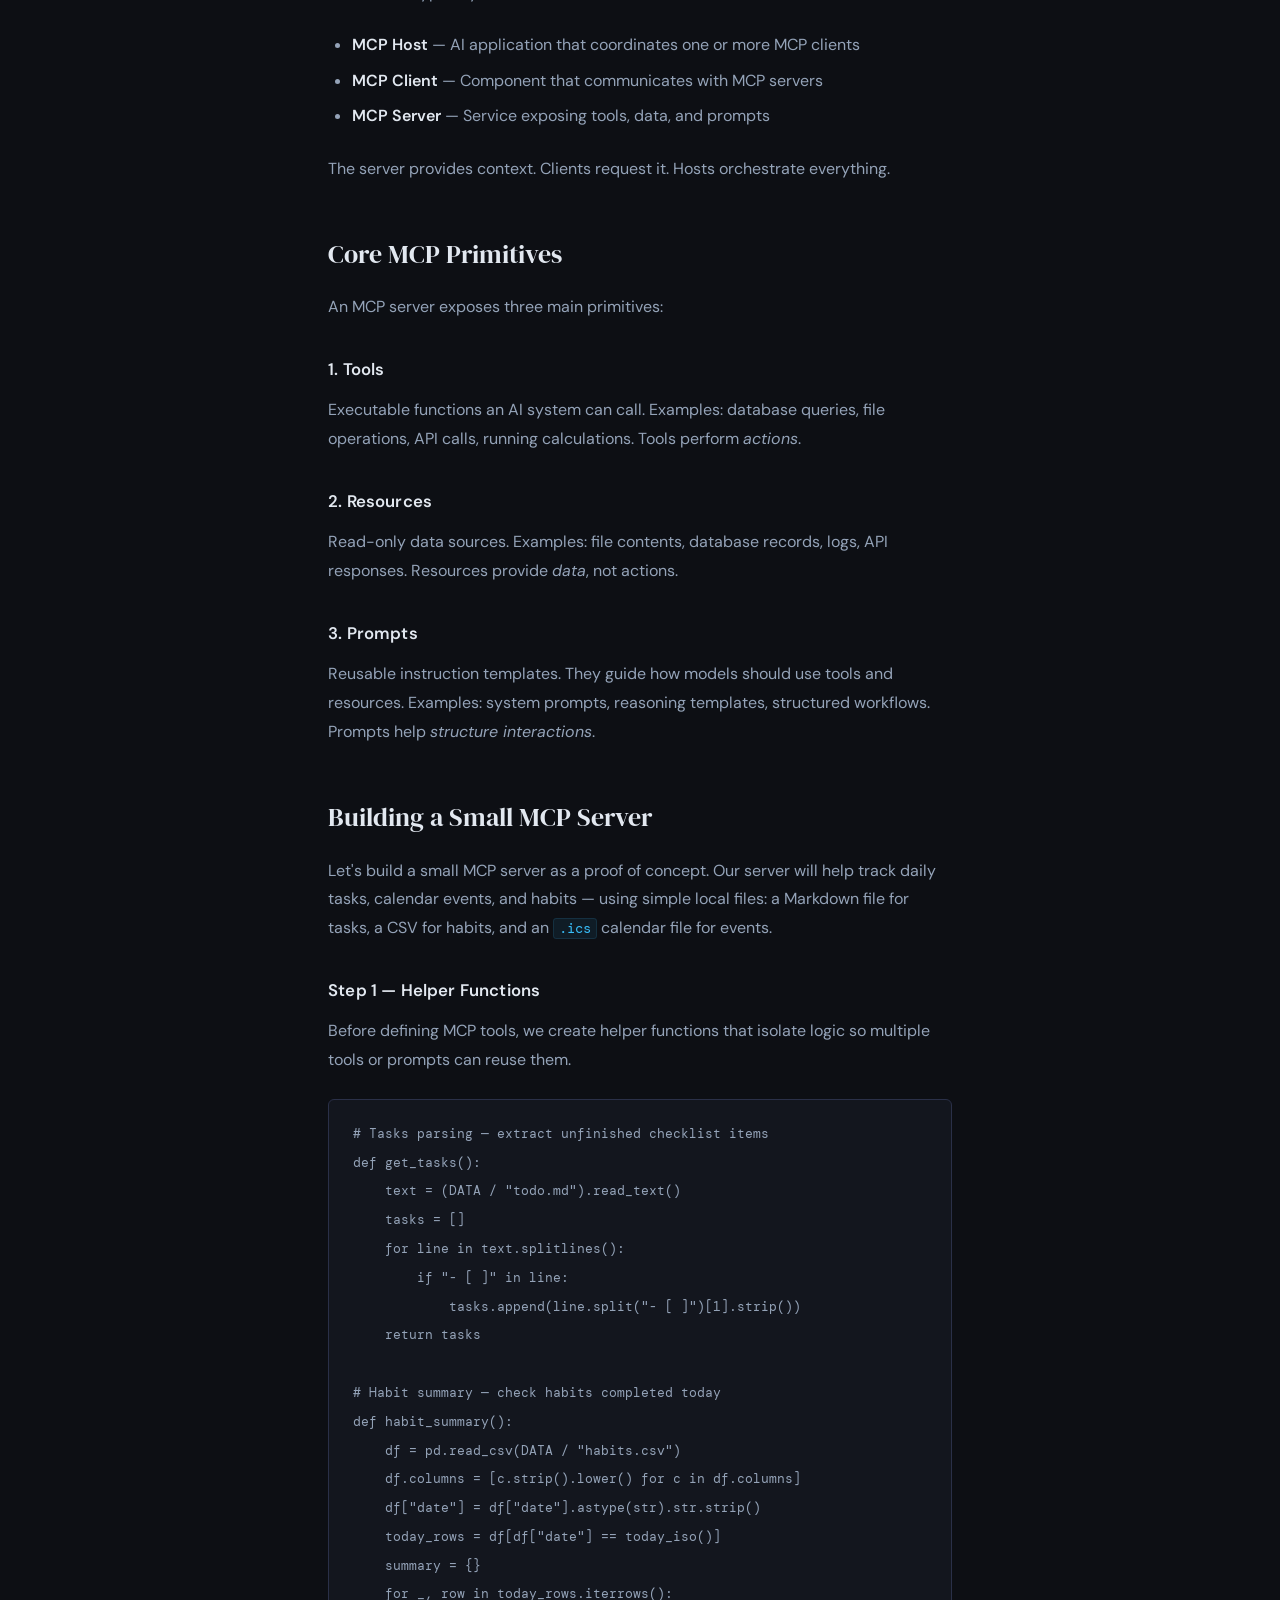
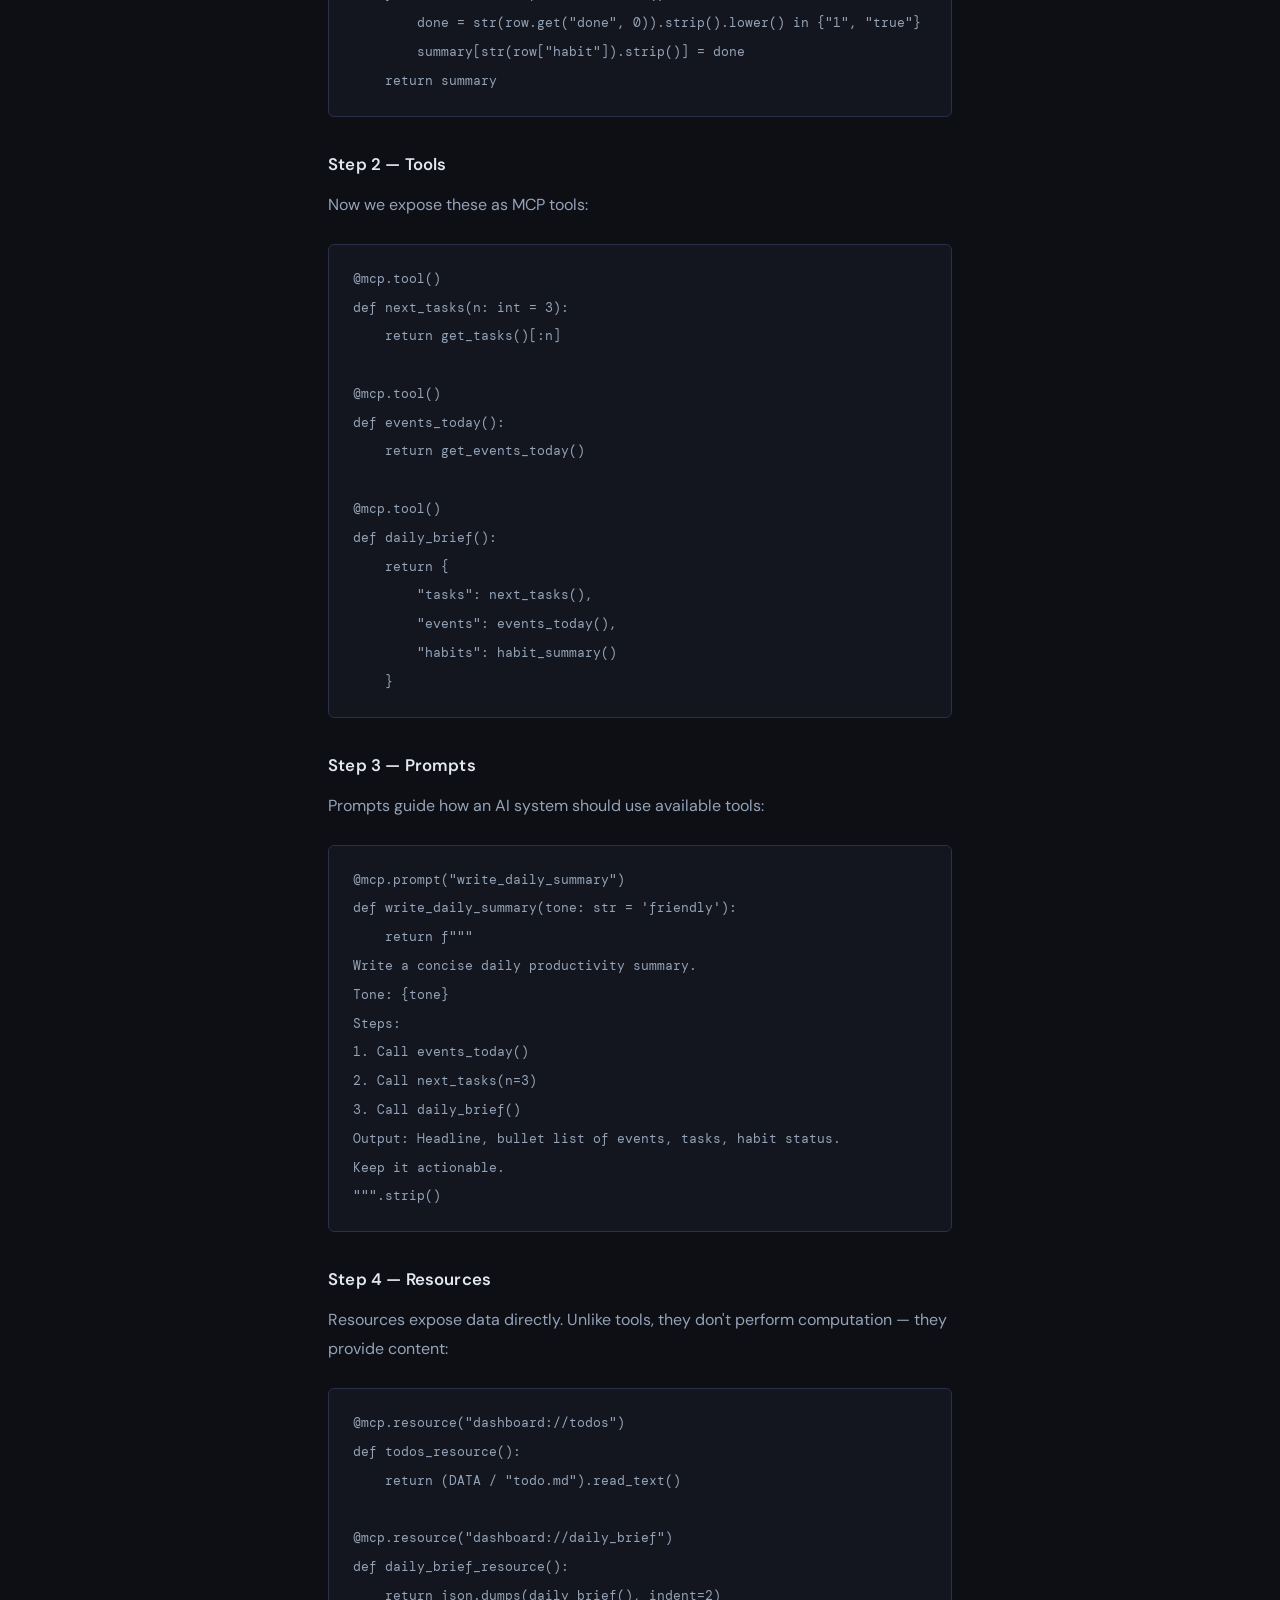
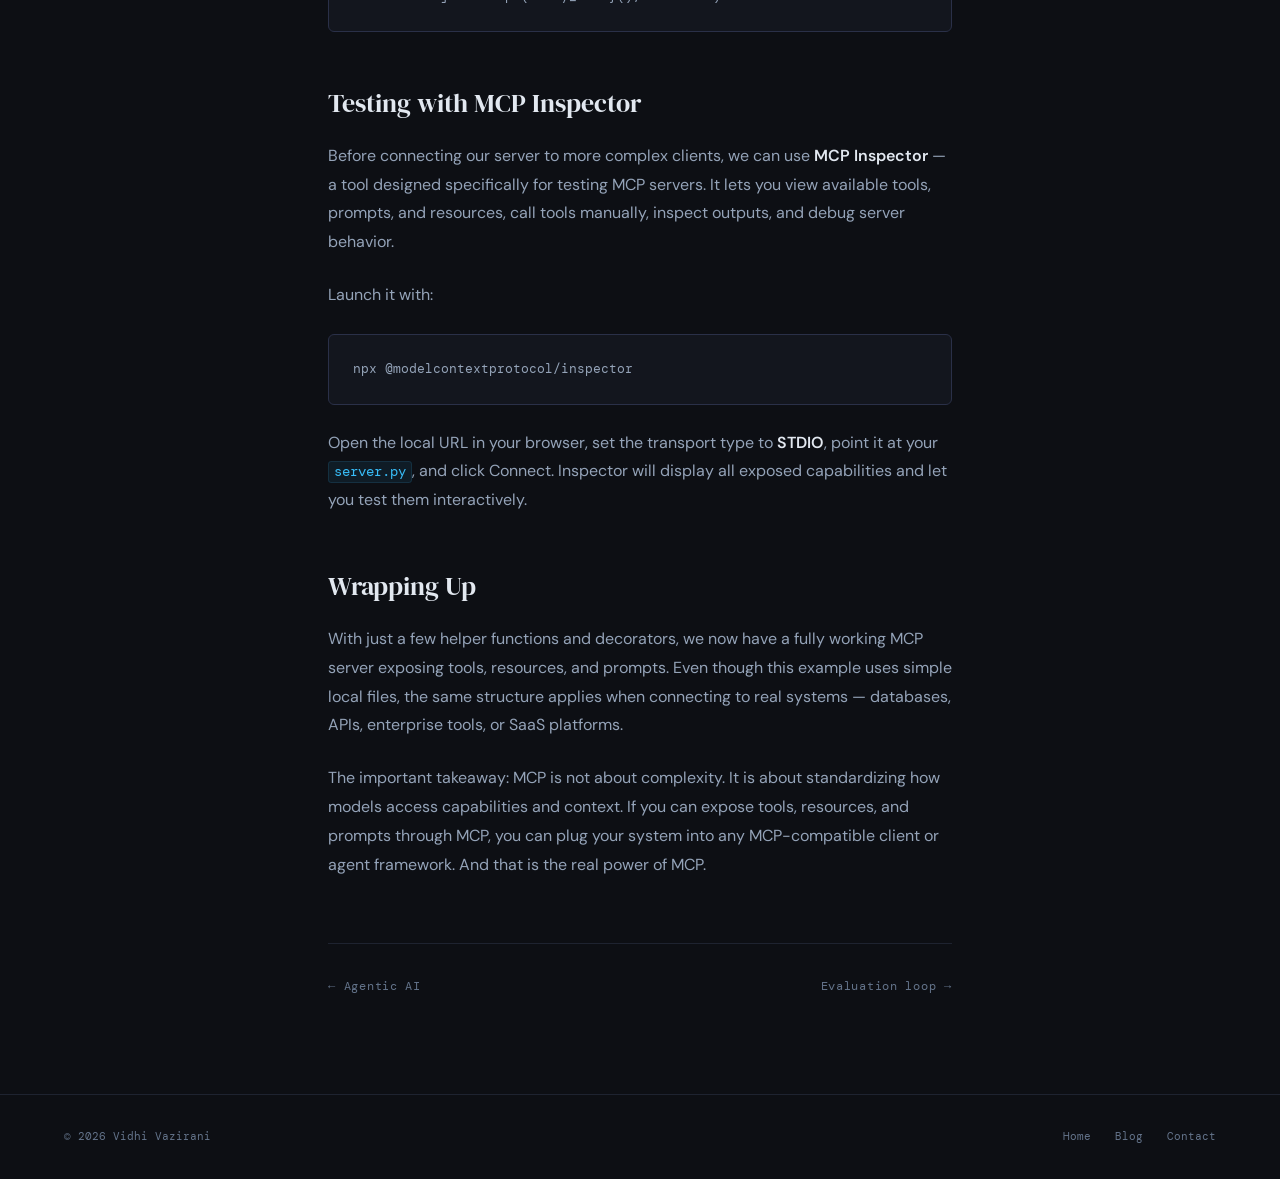
<file: model-context-protocol.html>
<!DOCTYPE html>
<html lang="en">
<head>
  <meta charset="UTF-8"/>
  <meta name="viewport" content="width=device-width, initial-scale=1.0"/>
  <title>Model context protocol · Vidhi Vazirani</title>
  <link rel="stylesheet" href="post.css"/>
</head>
<body>
<nav>
  <a class="nav-logo" href="index.html">vv_</a>
  <ul class="nav-links">
    <li><a href="index.html#about">About</a></li>
    <li><a href="index.html#experience">Work</a></li>
    <li><a href="index.html#publications">Papers</a></li>
    <li><a href="blog.html">Blog</a></li>
    <li><a href="index.html#contact">Contact</a></li>
  </ul>
</nav>

<article>
  <a class="back-link" href="blog.html">← All posts</a>

  <p class="post-eyebrow">// Blog</p>
  <h1 class="post-title">Model context protocol</h1>
  <div class="post-meta">
    <span>February 13, 2026</span>
    <span>10 min read</span>
  </div>
  <div class="post-tags">
    <span class="post-tag">MCP</span>
    <span class="post-tag">AI Infrastructure</span>
    <span class="post-tag">LLMs</span>
  </div>
  <div class="post-divider"></div>

  <div class="prose">

    <p>Model Context Protocols, or MCPs, are pretty much what the name implies: protocols that help AI models access the context they need to perform tasks.</p>

    <ul>
      <li>A <strong>model</strong> can be any language or AI model.</li>
      <li><strong>Context</strong> includes the external information or tools a model depends on to do meaningful work.</li>
      <li>A <strong>protocol</strong> defines the rules for how this information is shared and accessed.</li>
    </ul>

    <p>Put simply, MCPs allow AI models to connect with real-world data and tools in a structured and reliable way.</p>

    <h2>The brain analogy</h2>

    <p>Let's understand MCP using an example from our own bodies.</p>

    <p>In humans, the organ that processes information and makes decisions is the brain. It helps us understand what we see, hear, and smell. But can the brain actually see, hear, or smell on its own? No. It depends on sensory organs to gather information from the world.</p>

    <p>Similarly, in AI systems:</p>
    <ul>
      <li>The <strong>brain</strong> is like the model — performing reasoning and decision-making.</li>
      <li>The <strong>sensory organs</strong> (eyes, ears, nose) are like context providers, giving the brain access to external information.</li>
      <li>The <strong>nervous system</strong> and signaling rules act like the protocol, ensuring information is transmitted correctly between organs and the brain.</li>
    </ul>

    <p>The brain is smart, but blind without the eyes and deaf without the ears. MCP plays a similar role for AI models — it connects intelligence to the outside world.</p>

    <p>Another analogy: before USB-C, devices required many different cables. USB-C standardized how devices connect. MCP does something similar for AI systems — instead of every application inventing its own way to connect tools and data, MCP provides a standard way for models, tools, and data sources to communicate.</p>

    <h2>MCP Architecture</h2>

    <p>Three roles typically exist:</p>
    <ul>
      <li><strong>MCP Host</strong> — AI application that coordinates one or more MCP clients</li>
      <li><strong>MCP Client</strong> — Component that communicates with MCP servers</li>
      <li><strong>MCP Server</strong> — Service exposing tools, data, and prompts</li>
    </ul>

    <p>The server provides context. Clients request it. Hosts orchestrate everything.</p>

    <h2>Core MCP Primitives</h2>

    <p>An MCP server exposes three main primitives:</p>

    <h3>1. Tools</h3>
    <p>Executable functions an AI system can call. Examples: database queries, file operations, API calls, running calculations. Tools perform <em>actions</em>.</p>

    <h3>2. Resources</h3>
    <p>Read-only data sources. Examples: file contents, database records, logs, API responses. Resources provide <em>data</em>, not actions.</p>

    <h3>3. Prompts</h3>
    <p>Reusable instruction templates. They guide how models should use tools and resources. Examples: system prompts, reasoning templates, structured workflows. Prompts help <em>structure interactions</em>.</p>

    <h2>Building a Small MCP Server</h2>

    <p>Let's build a small MCP server as a proof of concept. Our server will help track daily tasks, calendar events, and habits — using simple local files: a Markdown file for tasks, a CSV for habits, and an <code>.ics</code> calendar file for events.</p>

    <h3>Step 1 — Helper Functions</h3>
    <p>Before defining MCP tools, we create helper functions that isolate logic so multiple tools or prompts can reuse them.</p>

    <pre><code># Tasks parsing — extract unfinished checklist items
def get_tasks():
    text = (DATA / "todo.md").read_text()
    tasks = []
    for line in text.splitlines():
        if "- [ ]" in line:
            tasks.append(line.split("- [ ]")[1].strip())
    return tasks

# Habit summary — check habits completed today
def habit_summary():
    df = pd.read_csv(DATA / "habits.csv")
    df.columns = [c.strip().lower() for c in df.columns]
    df["date"] = df["date"].astype(str).str.strip()
    today_rows = df[df["date"] == today_iso()]
    summary = {}
    for _, row in today_rows.iterrows():
        done = str(row.get("done", 0)).strip().lower() in {"1", "true"}
        summary[str(row["habit"]).strip()] = done
    return summary</code></pre>

    <h3>Step 2 — Tools</h3>
    <p>Now we expose these as MCP tools:</p>

    <pre><code>@mcp.tool()
def next_tasks(n: int = 3):
    return get_tasks()[:n]

@mcp.tool()
def events_today():
    return get_events_today()

@mcp.tool()
def daily_brief():
    return {
        "tasks": next_tasks(),
        "events": events_today(),
        "habits": habit_summary()
    }</code></pre>

    <h3>Step 3 — Prompts</h3>
    <p>Prompts guide how an AI system should use available tools:</p>

    <pre><code>@mcp.prompt("write_daily_summary")
def write_daily_summary(tone: str = 'friendly'):
    return f"""
Write a concise daily productivity summary.
Tone: {tone}
Steps:
1. Call events_today()
2. Call next_tasks(n=3)
3. Call daily_brief()
Output: Headline, bullet list of events, tasks, habit status.
Keep it actionable.
""".strip()</code></pre>

    <h3>Step 4 — Resources</h3>
    <p>Resources expose data directly. Unlike tools, they don't perform computation — they provide content:</p>

    <pre><code>@mcp.resource("dashboard://todos")
def todos_resource():
    return (DATA / "todo.md").read_text()

@mcp.resource("dashboard://daily_brief")
def daily_brief_resource():
    return json.dumps(daily_brief(), indent=2)</code></pre>

    <h2>Testing with MCP Inspector</h2>

    <p>Before connecting our server to more complex clients, we can use <strong>MCP Inspector</strong> — a tool designed specifically for testing MCP servers. It lets you view available tools, prompts, and resources, call tools manually, inspect outputs, and debug server behavior.</p>

    <p>Launch it with:</p>
    <pre><code>npx @modelcontextprotocol/inspector</code></pre>

    <p>Open the local URL in your browser, set the transport type to <strong>STDIO</strong>, point it at your <code>server.py</code>, and click Connect. Inspector will display all exposed capabilities and let you test them interactively.</p>

    <h2>Wrapping Up</h2>

    <p>With just a few helper functions and decorators, we now have a fully working MCP server exposing tools, resources, and prompts. Even though this example uses simple local files, the same structure applies when connecting to real systems — databases, APIs, enterprise tools, or SaaS platforms.</p>

    <p>The important takeaway: MCP is not about complexity. It is about standardizing how models access capabilities and context. If you can expose tools, resources, and prompts through MCP, you can plug your system into any MCP-compatible client or agent framework. And that is the real power of MCP.</p>

  </div>

  <div class="post-nav">
    <a href="agentic-ai.html">← Agentic AI</a>
    <a href="evaluation-loop.html">Evaluation loop →</a>
  </div>
</article>

<footer>
  <span class="footer-copy">© 2026 Vidhi Vazirani</span>
  <div class="footer-links">
    <a href="index.html">Home</a>
    <a href="blog.html">Blog</a>
    <a href="index.html#contact">Contact</a>
  </div>
</footer>
</body>
</html>
</file>
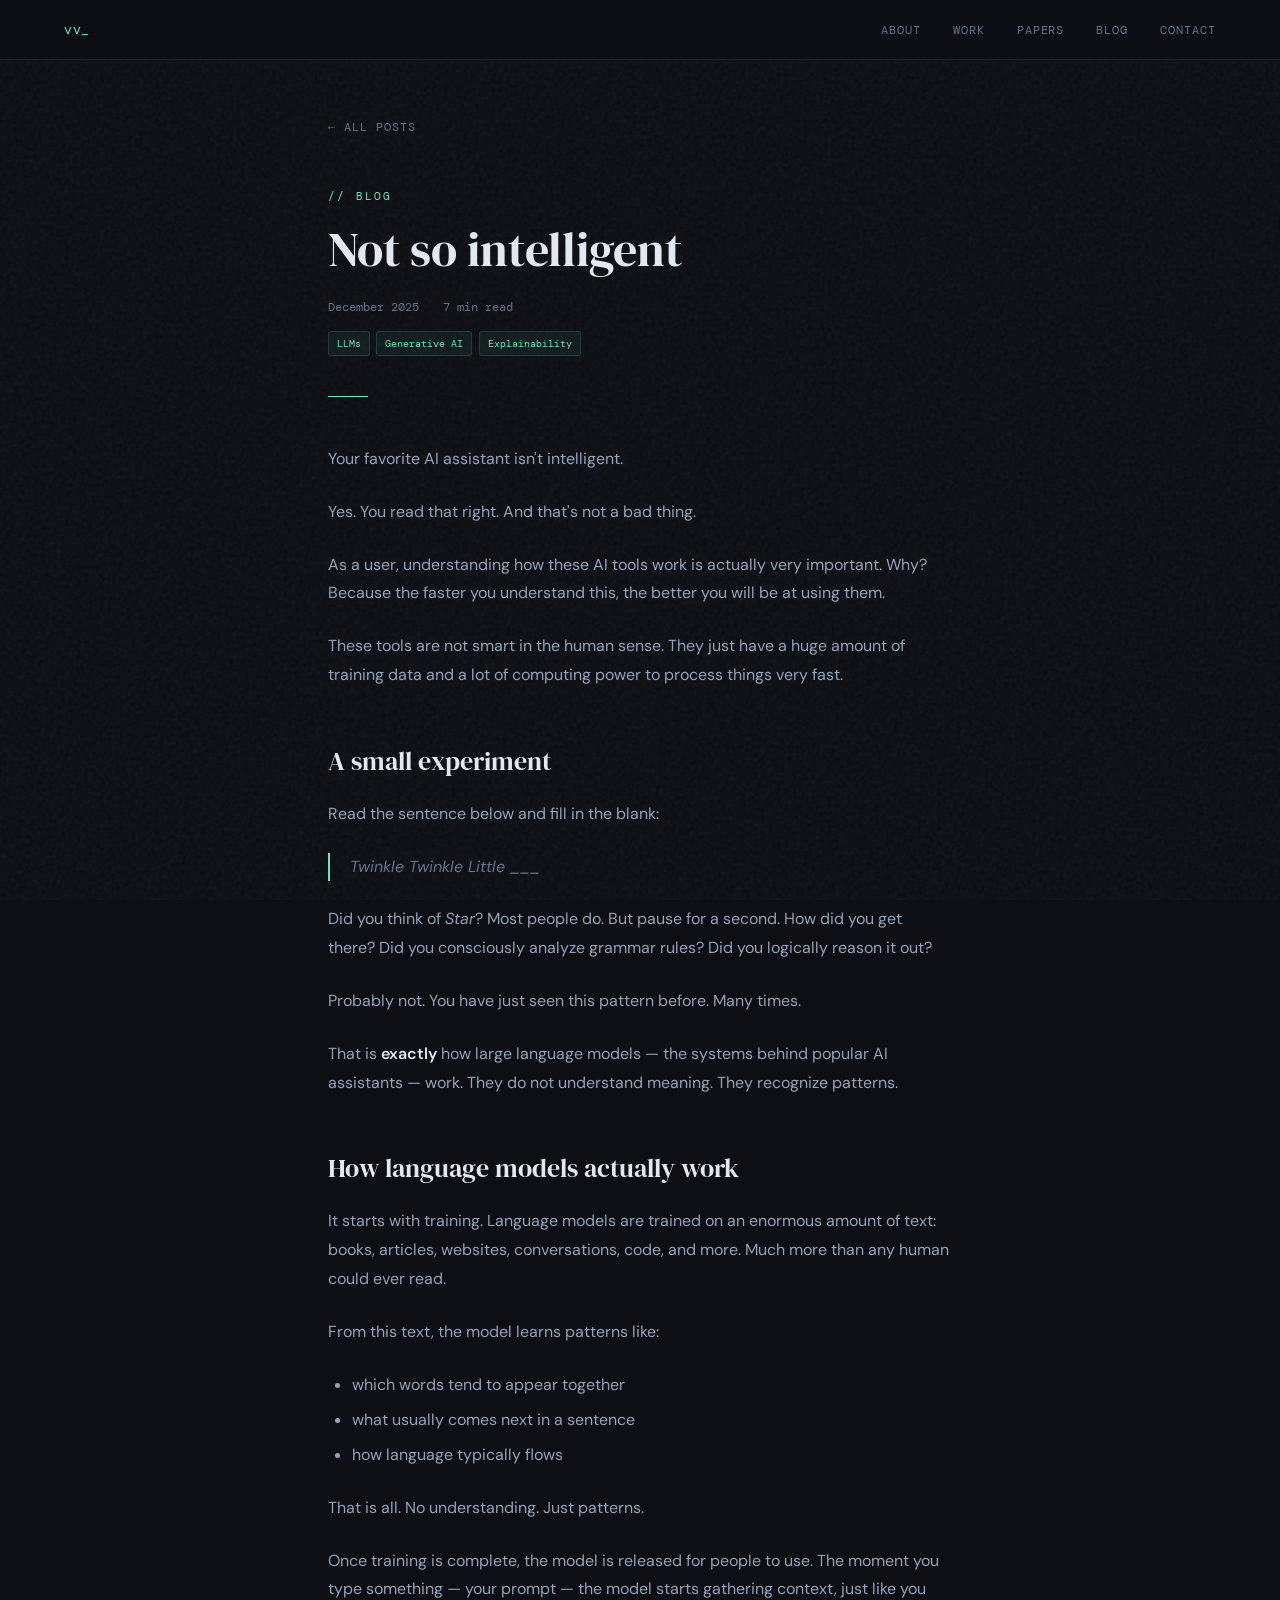
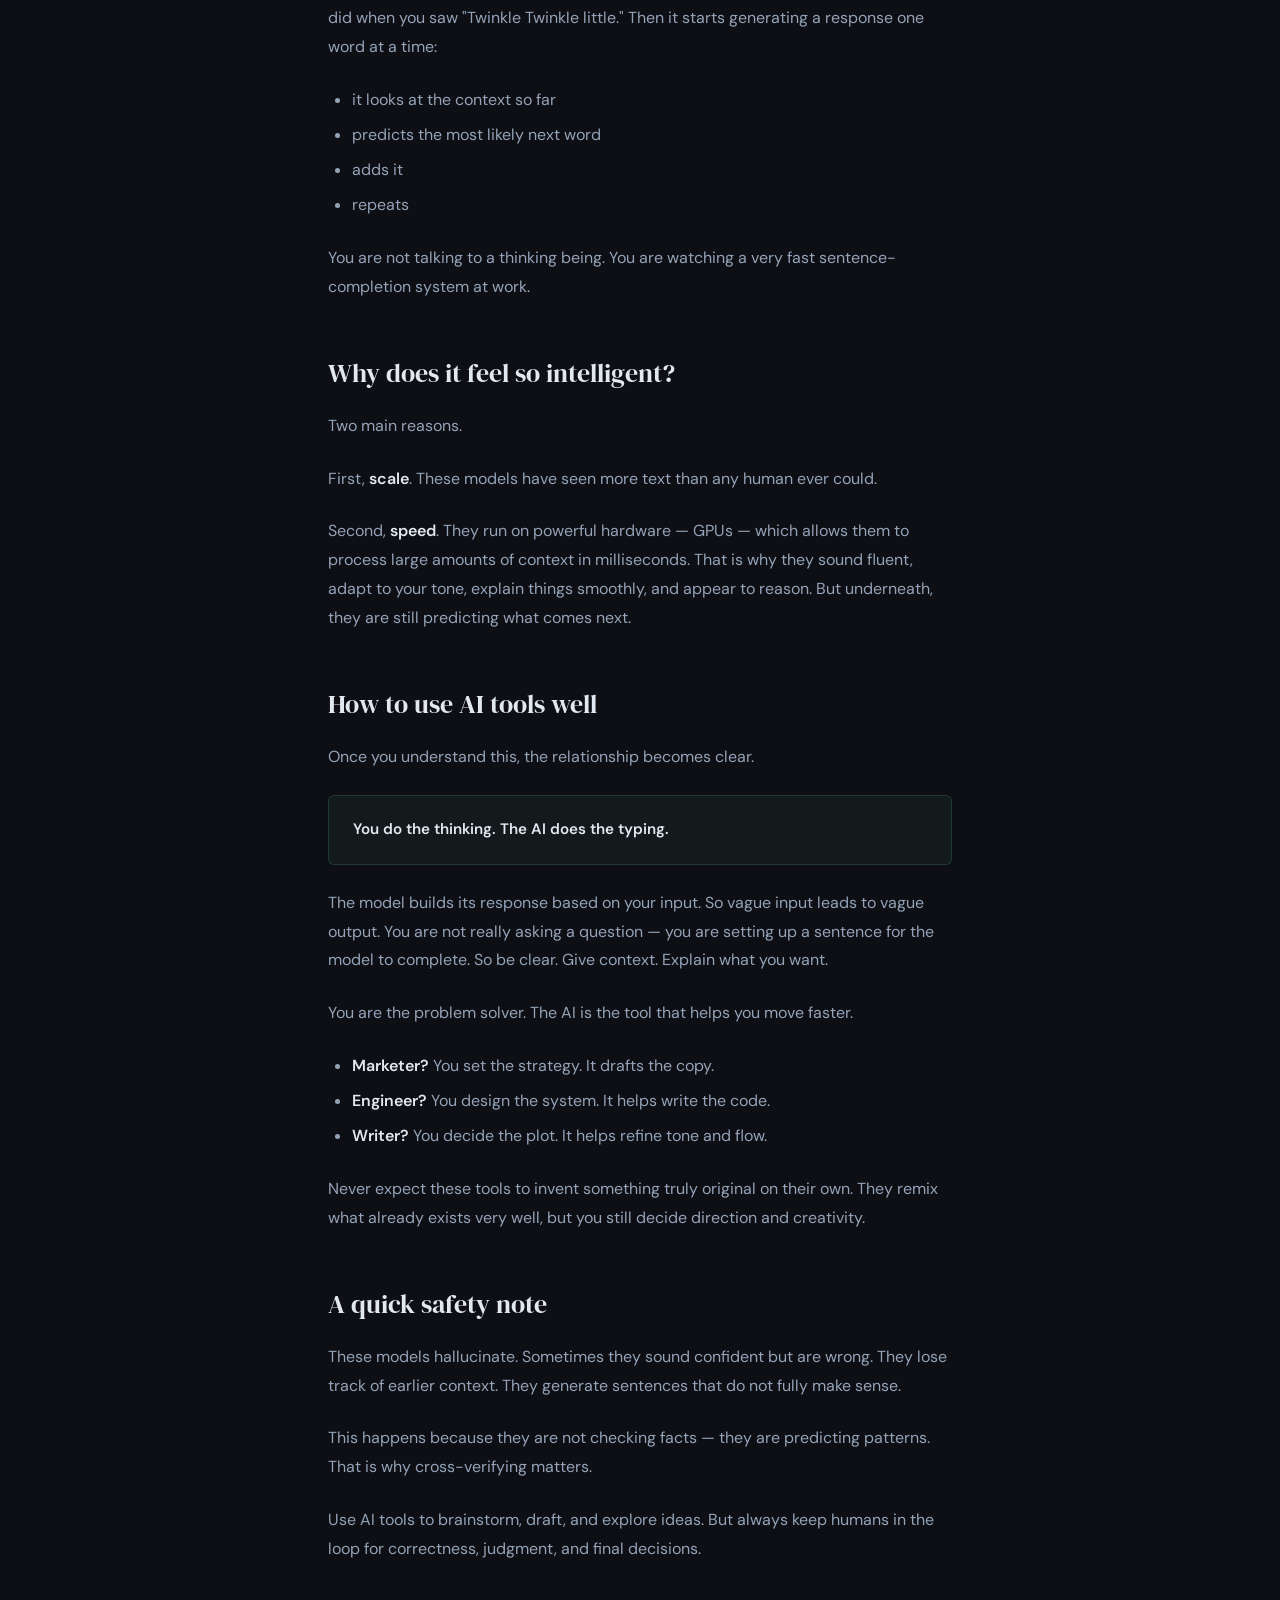
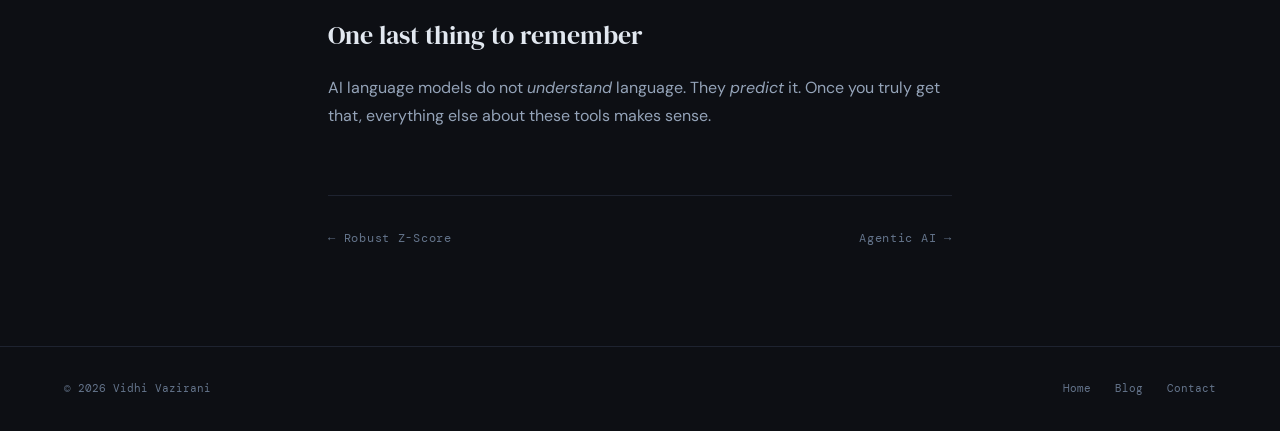
<file: not-so-intelligent.html>
<!DOCTYPE html>
<html lang="en">
<head>
  <meta charset="UTF-8"/>
  <meta name="viewport" content="width=device-width, initial-scale=1.0"/>
  <title>Not so intelligent · Vidhi Vazirani</title>
  <link rel="stylesheet" href="post.css"/>
</head>
<body>
<nav>
  <a class="nav-logo" href="index.html">vv_</a>
  <ul class="nav-links">
    <li><a href="index.html#about">About</a></li>
    <li><a href="index.html#experience">Work</a></li>
    <li><a href="index.html#publications">Papers</a></li>
    <li><a href="blog.html">Blog</a></li>
    <li><a href="index.html#contact">Contact</a></li>
  </ul>
</nav>

<article>
  <a class="back-link" href="blog.html">← All posts</a>

  <p class="post-eyebrow">// Blog</p>
  <h1 class="post-title">Not so intelligent</h1>
  <div class="post-meta">
    <span>December 2025</span>
    <span>7 min read</span>
  </div>
  <div class="post-tags">
    <span class="post-tag">LLMs</span>
    <span class="post-tag">Generative AI</span>
    <span class="post-tag">Explainability</span>
  </div>
  <div class="post-divider"></div>

  <div class="prose">

    <p>Your favorite AI assistant isn't intelligent.</p>
    <p>Yes. You read that right. And that's not a bad thing.</p>

    <p>As a user, understanding how these AI tools work is actually very important. Why? Because the faster you understand this, the better you will be at using them.</p>

    <p>These tools are not smart in the human sense. They just have a huge amount of training data and a lot of computing power to process things very fast.</p>

    <h2>A small experiment</h2>

    <p>Read the sentence below and fill in the blank:</p>

    <blockquote>Twinkle Twinkle Little ___</blockquote>

    <p>Did you think of <em>Star</em>? Most people do. But pause for a second. How did you get there? Did you consciously analyze grammar rules? Did you logically reason it out?</p>

    <p>Probably not. You have just seen this pattern before. Many times.</p>

    <p>That is <strong>exactly</strong> how large language models — the systems behind popular AI assistants — work. They do not understand meaning. They recognize patterns.</p>

    <h2>How language models actually work</h2>

    <p>It starts with training. Language models are trained on an enormous amount of text: books, articles, websites, conversations, code, and more. Much more than any human could ever read.</p>

    <p>From this text, the model learns patterns like:</p>
    <ul>
      <li>which words tend to appear together</li>
      <li>what usually comes next in a sentence</li>
      <li>how language typically flows</li>
    </ul>

    <p>That is all. No understanding. Just patterns.</p>

    <p>Once training is complete, the model is released for people to use. The moment you type something — your prompt — the model starts gathering context, just like you did when you saw "Twinkle Twinkle little." Then it starts generating a response one word at a time:</p>
    <ul>
      <li>it looks at the context so far</li>
      <li>predicts the most likely next word</li>
      <li>adds it</li>
      <li>repeats</li>
    </ul>

    <p>You are not talking to a thinking being. You are watching a very fast sentence-completion system at work.</p>

    <h2>Why does it feel so intelligent?</h2>

    <p>Two main reasons.</p>

    <p>First, <strong>scale</strong>. These models have seen more text than any human ever could.</p>

    <p>Second, <strong>speed</strong>. They run on powerful hardware — GPUs — which allows them to process large amounts of context in milliseconds. That is why they sound fluent, adapt to your tone, explain things smoothly, and appear to reason. But underneath, they are still predicting what comes next.</p>

    <h2>How to use AI tools well</h2>

    <p>Once you understand this, the relationship becomes clear.</p>

    <div class="callout">
      <strong>You do the thinking. The AI does the typing.</strong>
    </div>

    <p>The model builds its response based on your input. So vague input leads to vague output. You are not really asking a question — you are setting up a sentence for the model to complete. So be clear. Give context. Explain what you want.</p>

    <p>You are the problem solver. The AI is the tool that helps you move faster.</p>

    <ul>
      <li><strong>Marketer?</strong> You set the strategy. It drafts the copy.</li>
      <li><strong>Engineer?</strong> You design the system. It helps write the code.</li>
      <li><strong>Writer?</strong> You decide the plot. It helps refine tone and flow.</li>
    </ul>

    <p>Never expect these tools to invent something truly original on their own. They remix what already exists very well, but you still decide direction and creativity.</p>

    <h2>A quick safety note</h2>

    <p>These models hallucinate. Sometimes they sound confident but are wrong. They lose track of earlier context. They generate sentences that do not fully make sense.</p>

    <p>This happens because they are not checking facts — they are predicting patterns. That is why cross-verifying matters.</p>

    <p>Use AI tools to brainstorm, draft, and explore ideas. But always keep humans in the loop for correctness, judgment, and final decisions.</p>

    <h2>One last thing to remember</h2>

    <p>AI language models do not <em>understand</em> language. They <em>predict</em> it. Once you truly get that, everything else about these tools makes sense.</p>

  </div>

  <div class="post-nav">
    <a href="robust-z-score.html">← Robust Z-Score</a>
    <a href="agentic-ai.html">Agentic AI →</a>
  </div>
</article>

<footer>
  <span class="footer-copy">© 2026 Vidhi Vazirani</span>
  <div class="footer-links">
    <a href="index.html">Home</a>
    <a href="blog.html">Blog</a>
    <a href="index.html#contact">Contact</a>
  </div>
</footer>
</body>
</html>
</file>
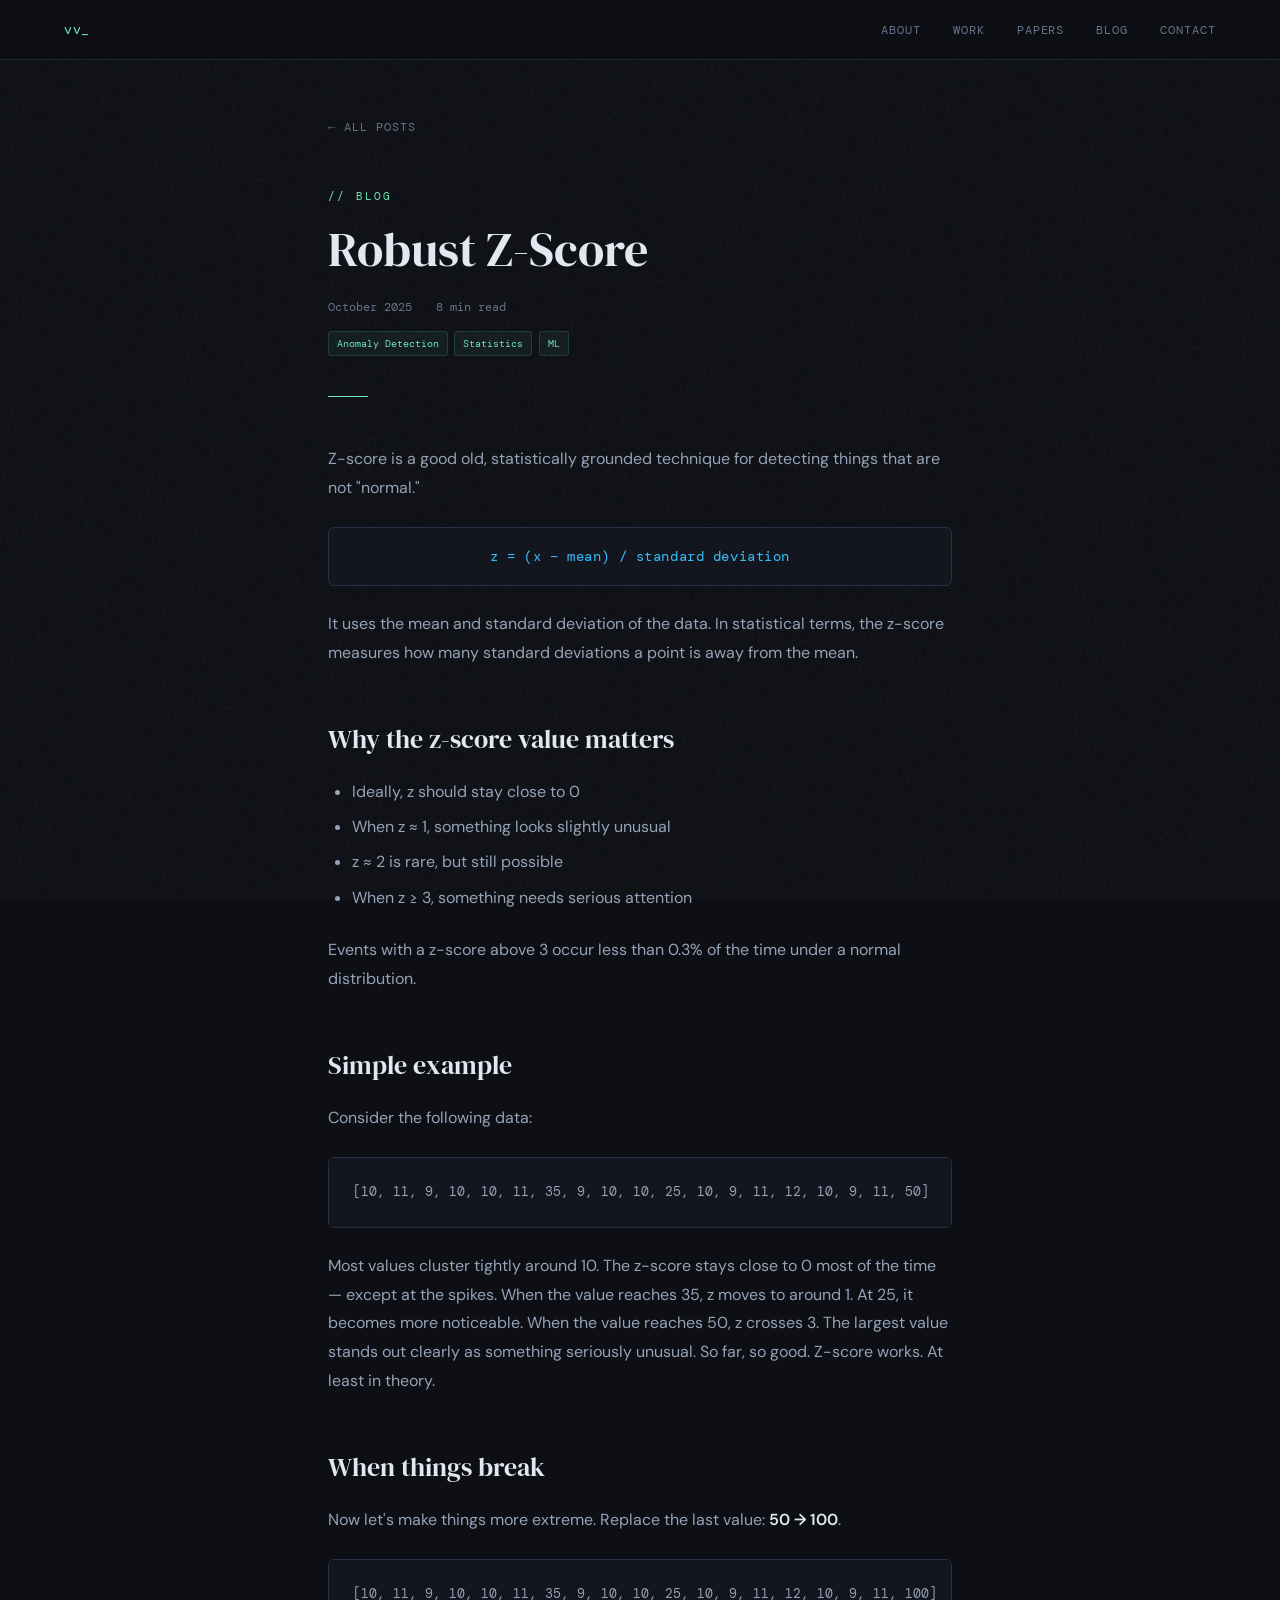
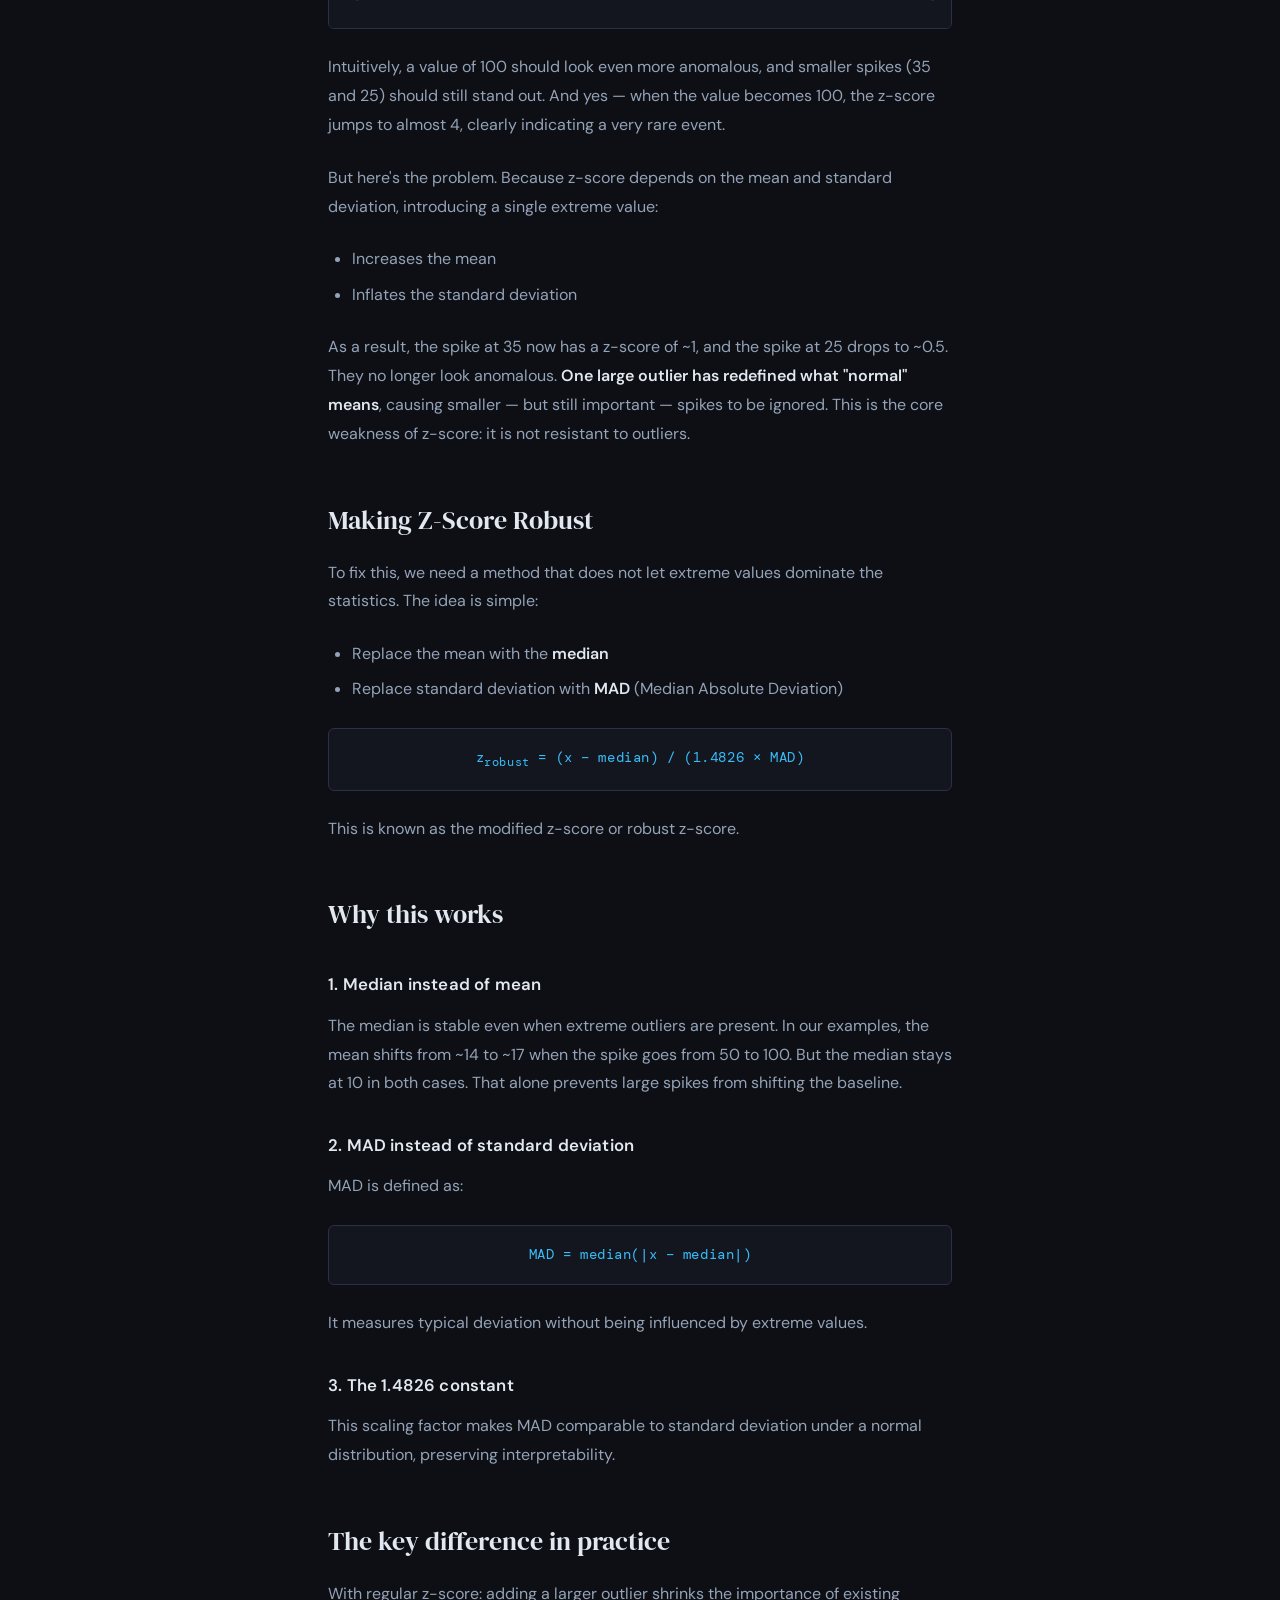
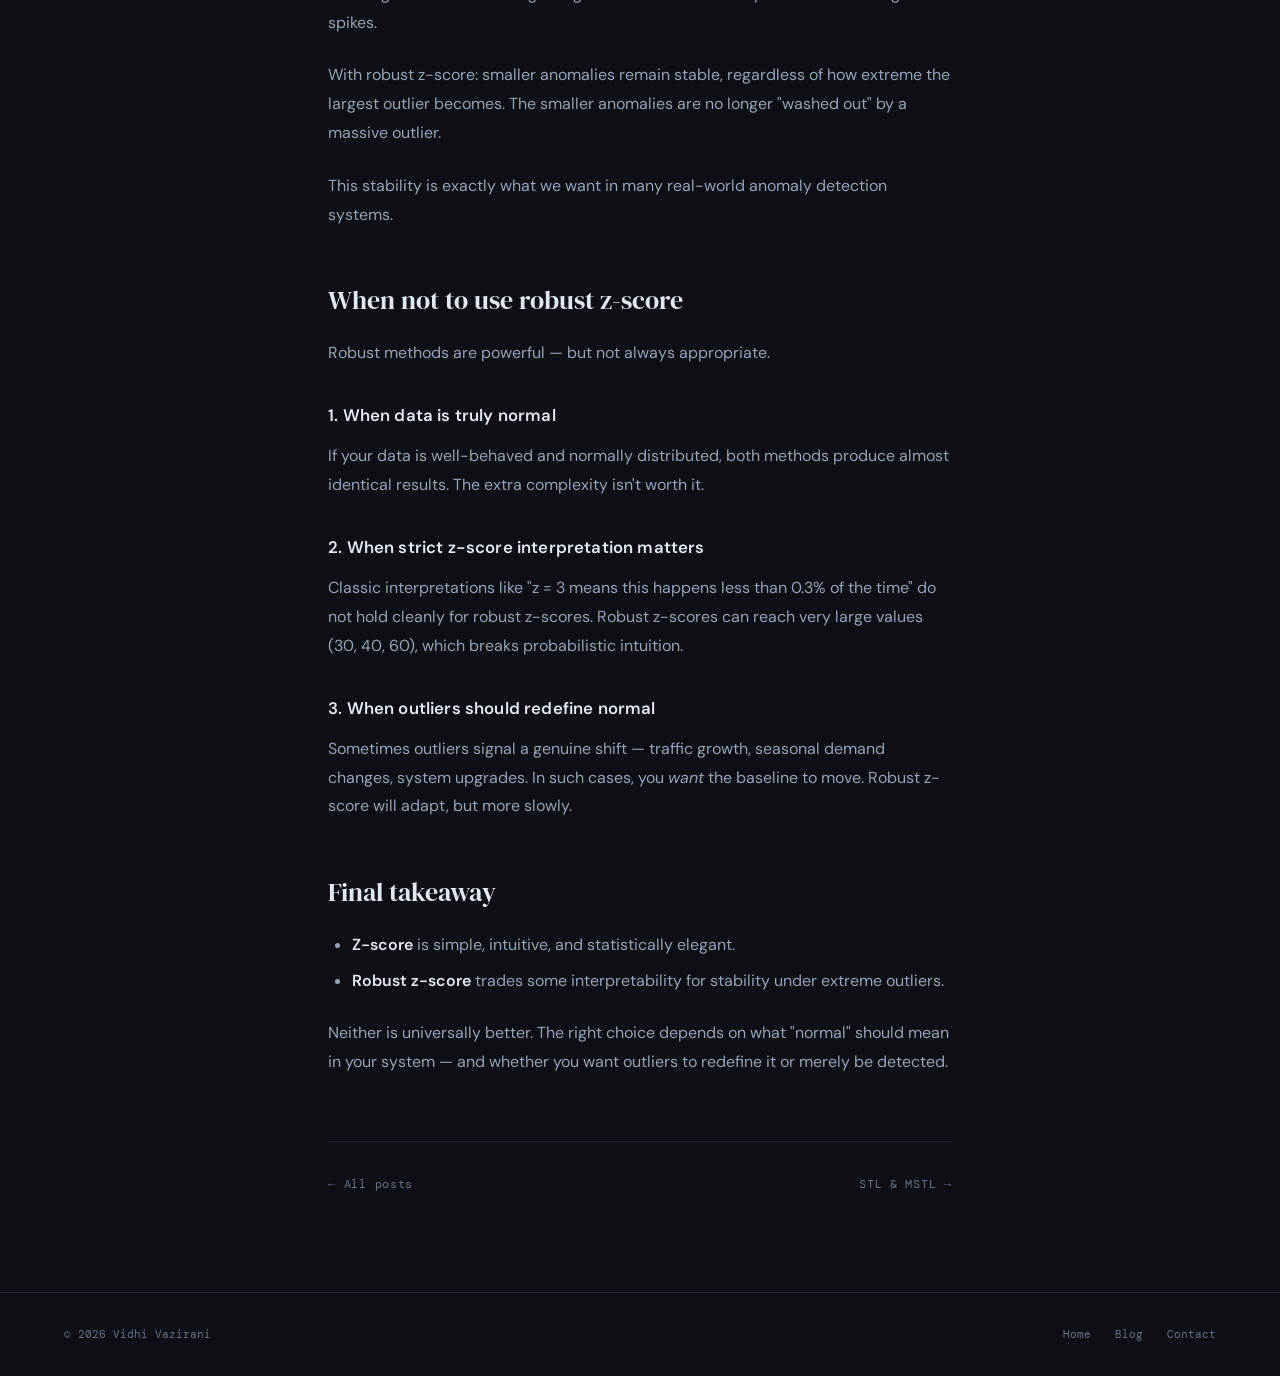
<file: robust-z-score.html>
<!DOCTYPE html>
<html lang="en">
<head>
  <meta charset="UTF-8"/>
  <meta name="viewport" content="width=device-width, initial-scale=1.0"/>
  <title>Robust Z-Score · Vidhi Vazirani</title>
  <link rel="stylesheet" href="post.css"/>
</head>
<body>
<nav>
  <a class="nav-logo" href="index.html">vv_</a>
  <ul class="nav-links">
    <li><a href="index.html#about">About</a></li>
    <li><a href="index.html#experience">Work</a></li>
    <li><a href="index.html#publications">Papers</a></li>
    <li><a href="blog.html">Blog</a></li>
    <li><a href="index.html#contact">Contact</a></li>
  </ul>
</nav>

<article>
  <a class="back-link" href="blog.html">← All posts</a>

  <p class="post-eyebrow">// Blog</p>
  <h1 class="post-title">Robust Z-Score</h1>
  <div class="post-meta">
    <span>October 2025</span>
    <span>8 min read</span>
  </div>
  <div class="post-tags">
    <span class="post-tag">Anomaly Detection</span>
    <span class="post-tag">Statistics</span>
    <span class="post-tag">ML</span>
  </div>
  <div class="post-divider"></div>

  <div class="prose">

    <p>Z-score is a good old, statistically grounded technique for detecting things that are not "normal."</p>

    <div class="formula">z = (x − mean) / standard deviation</div>

    <p>It uses the mean and standard deviation of the data. In statistical terms, the z-score measures how many standard deviations a point is away from the mean.</p>

    <h2>Why the z-score value matters</h2>

    <ul>
      <li>Ideally, z should stay close to 0</li>
      <li>When z ≈ 1, something looks slightly unusual</li>
      <li>z ≈ 2 is rare, but still possible</li>
      <li>When z ≥ 3, something needs serious attention</li>
    </ul>

    <p>Events with a z-score above 3 occur less than 0.3% of the time under a normal distribution.</p>

    <h2>Simple example</h2>

    <p>Consider the following data:</p>
    <pre><code>[10, 11, 9, 10, 10, 11, 35, 9, 10, 10, 25, 10, 9, 11, 12, 10, 9, 11, 50]</code></pre>

    <p>Most values cluster tightly around 10. The z-score stays close to 0 most of the time — except at the spikes. When the value reaches 35, z moves to around 1. At 25, it becomes more noticeable. When the value reaches 50, z crosses 3. The largest value stands out clearly as something seriously unusual. So far, so good. Z-score works. At least in theory.</p>

    <h2>When things break</h2>

    <p>Now let's make things more extreme. Replace the last value: <strong>50 → 100</strong>.</p>

    <pre><code>[10, 11, 9, 10, 10, 11, 35, 9, 10, 10, 25, 10, 9, 11, 12, 10, 9, 11, 100]</code></pre>

    <p>Intuitively, a value of 100 should look even more anomalous, and smaller spikes (35 and 25) should still stand out. And yes — when the value becomes 100, the z-score jumps to almost 4, clearly indicating a very rare event.</p>

    <p>But here's the problem. Because z-score depends on the mean and standard deviation, introducing a single extreme value:</p>
    <ul>
      <li>Increases the mean</li>
      <li>Inflates the standard deviation</li>
    </ul>

    <p>As a result, the spike at 35 now has a z-score of ~1, and the spike at 25 drops to ~0.5. They no longer look anomalous. <strong>One large outlier has redefined what "normal" means</strong>, causing smaller — but still important — spikes to be ignored. This is the core weakness of z-score: it is not resistant to outliers.</p>

    <h2>Making Z-Score Robust</h2>

    <p>To fix this, we need a method that does not let extreme values dominate the statistics. The idea is simple:</p>
    <ul>
      <li>Replace the mean with the <strong>median</strong></li>
      <li>Replace standard deviation with <strong>MAD</strong> (Median Absolute Deviation)</li>
    </ul>

    <div class="formula">z<sub>robust</sub> = (x − median) / (1.4826 × MAD)</div>

    <p>This is known as the modified z-score or robust z-score.</p>

    <h2>Why this works</h2>

    <h3>1. Median instead of mean</h3>
    <p>The median is stable even when extreme outliers are present. In our examples, the mean shifts from ~14 to ~17 when the spike goes from 50 to 100. But the median stays at 10 in both cases. That alone prevents large spikes from shifting the baseline.</p>

    <h3>2. MAD instead of standard deviation</h3>
    <p>MAD is defined as:</p>
    <div class="formula">MAD = median(|x − median|)</div>
    <p>It measures typical deviation without being influenced by extreme values.</p>

    <h3>3. The 1.4826 constant</h3>
    <p>This scaling factor makes MAD comparable to standard deviation under a normal distribution, preserving interpretability.</p>

    <h2>The key difference in practice</h2>

    <p>With regular z-score: adding a larger outlier shrinks the importance of existing spikes.</p>
    <p>With robust z-score: smaller anomalies remain stable, regardless of how extreme the largest outlier becomes. The smaller anomalies are no longer "washed out" by a massive outlier.</p>

    <p>This stability is exactly what we want in many real-world anomaly detection systems.</p>

    <h2>When not to use robust z-score</h2>

    <p>Robust methods are powerful — but not always appropriate.</p>

    <h3>1. When data is truly normal</h3>
    <p>If your data is well-behaved and normally distributed, both methods produce almost identical results. The extra complexity isn't worth it.</p>

    <h3>2. When strict z-score interpretation matters</h3>
    <p>Classic interpretations like "z = 3 means this happens less than 0.3% of the time" do not hold cleanly for robust z-scores. Robust z-scores can reach very large values (30, 40, 60), which breaks probabilistic intuition.</p>

    <h3>3. When outliers should redefine normal</h3>
    <p>Sometimes outliers signal a genuine shift — traffic growth, seasonal demand changes, system upgrades. In such cases, you <em>want</em> the baseline to move. Robust z-score will adapt, but more slowly.</p>

    <h2>Final takeaway</h2>

    <ul>
      <li><strong>Z-score</strong> is simple, intuitive, and statistically elegant.</li>
      <li><strong>Robust z-score</strong> trades some interpretability for stability under extreme outliers.</li>
    </ul>

    <p>Neither is universally better. The right choice depends on what "normal" should mean in your system — and whether you want outliers to redefine it or merely be detected.</p>

  </div>

  <div class="post-nav">
    <a href="blog.html">← All posts</a>
    <a href="stl-mstl-anomaly.html">STL &amp; MSTL →</a>
  </div>
</article>

<footer>
  <span class="footer-copy">© 2026 Vidhi Vazirani</span>
  <div class="footer-links">
    <a href="index.html">Home</a>
    <a href="blog.html">Blog</a>
    <a href="index.html#contact">Contact</a>
  </div>
</footer>
</body>
</html>
</file>
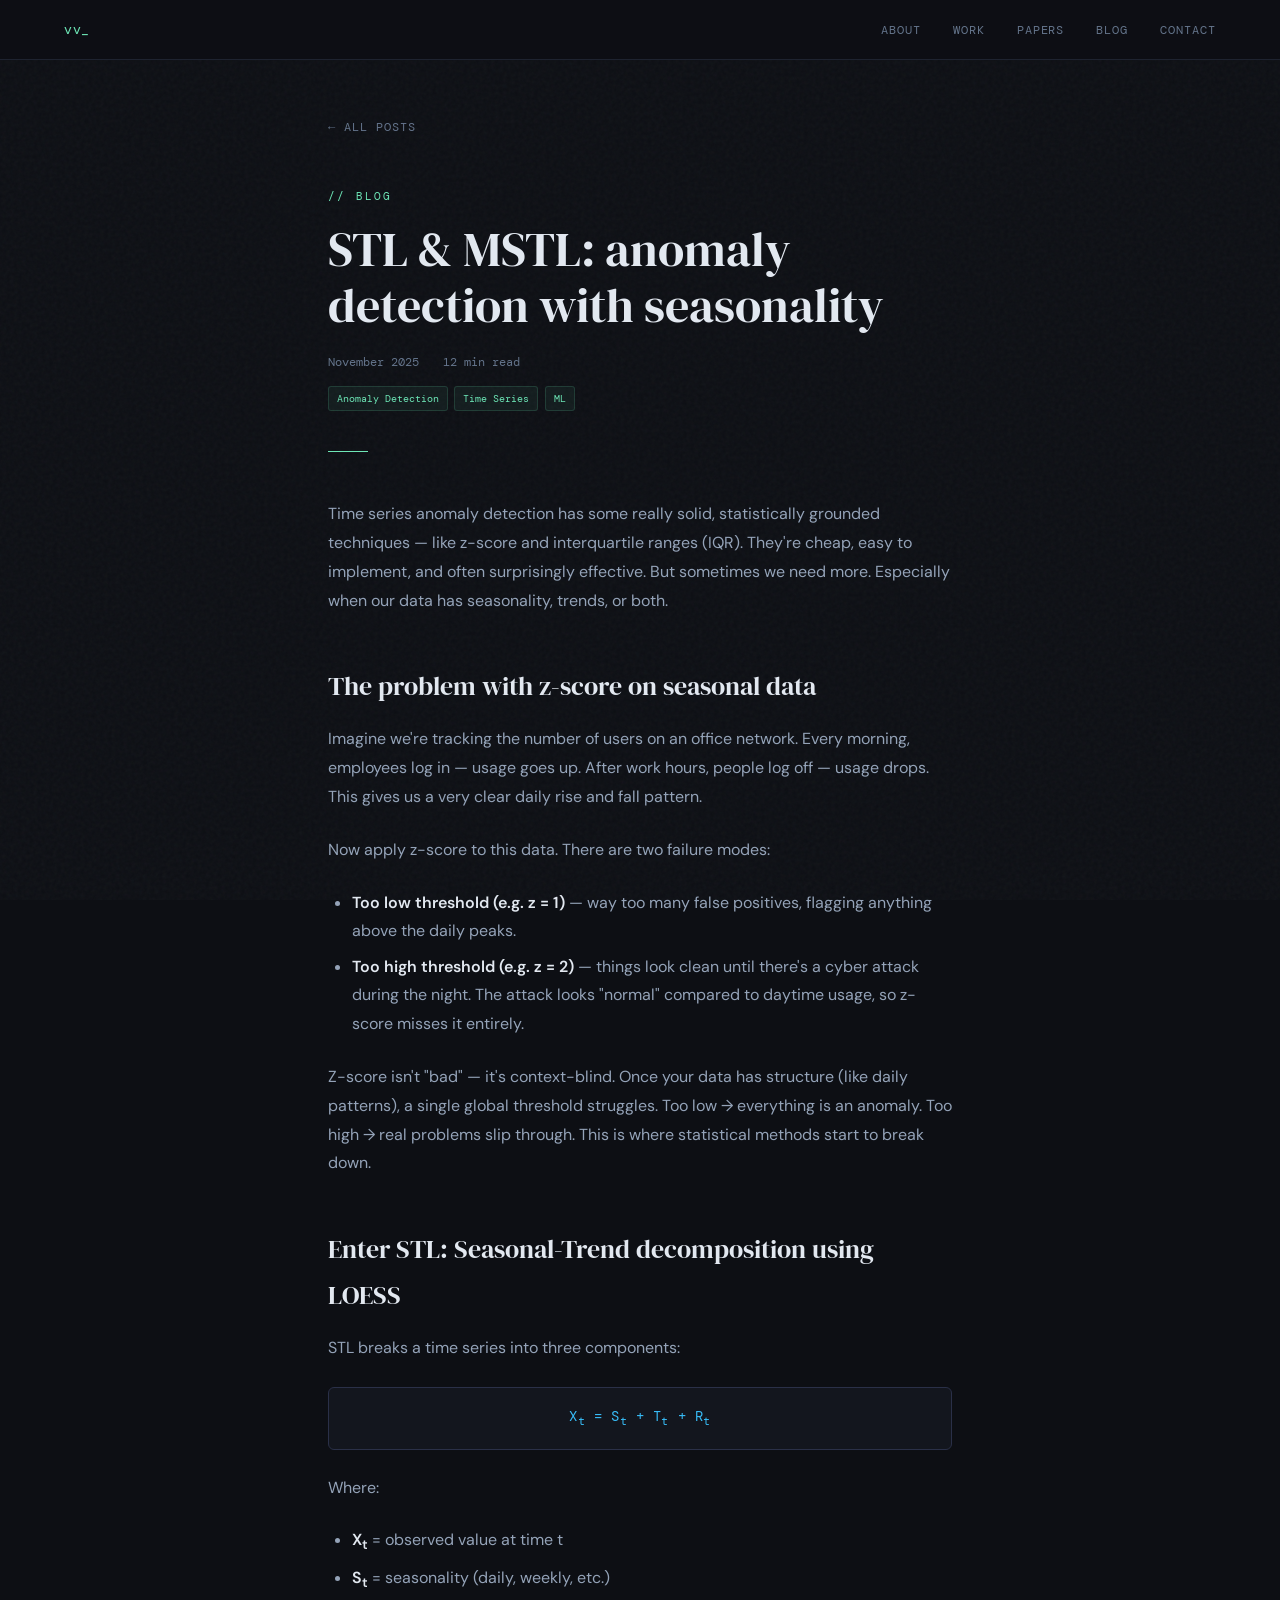
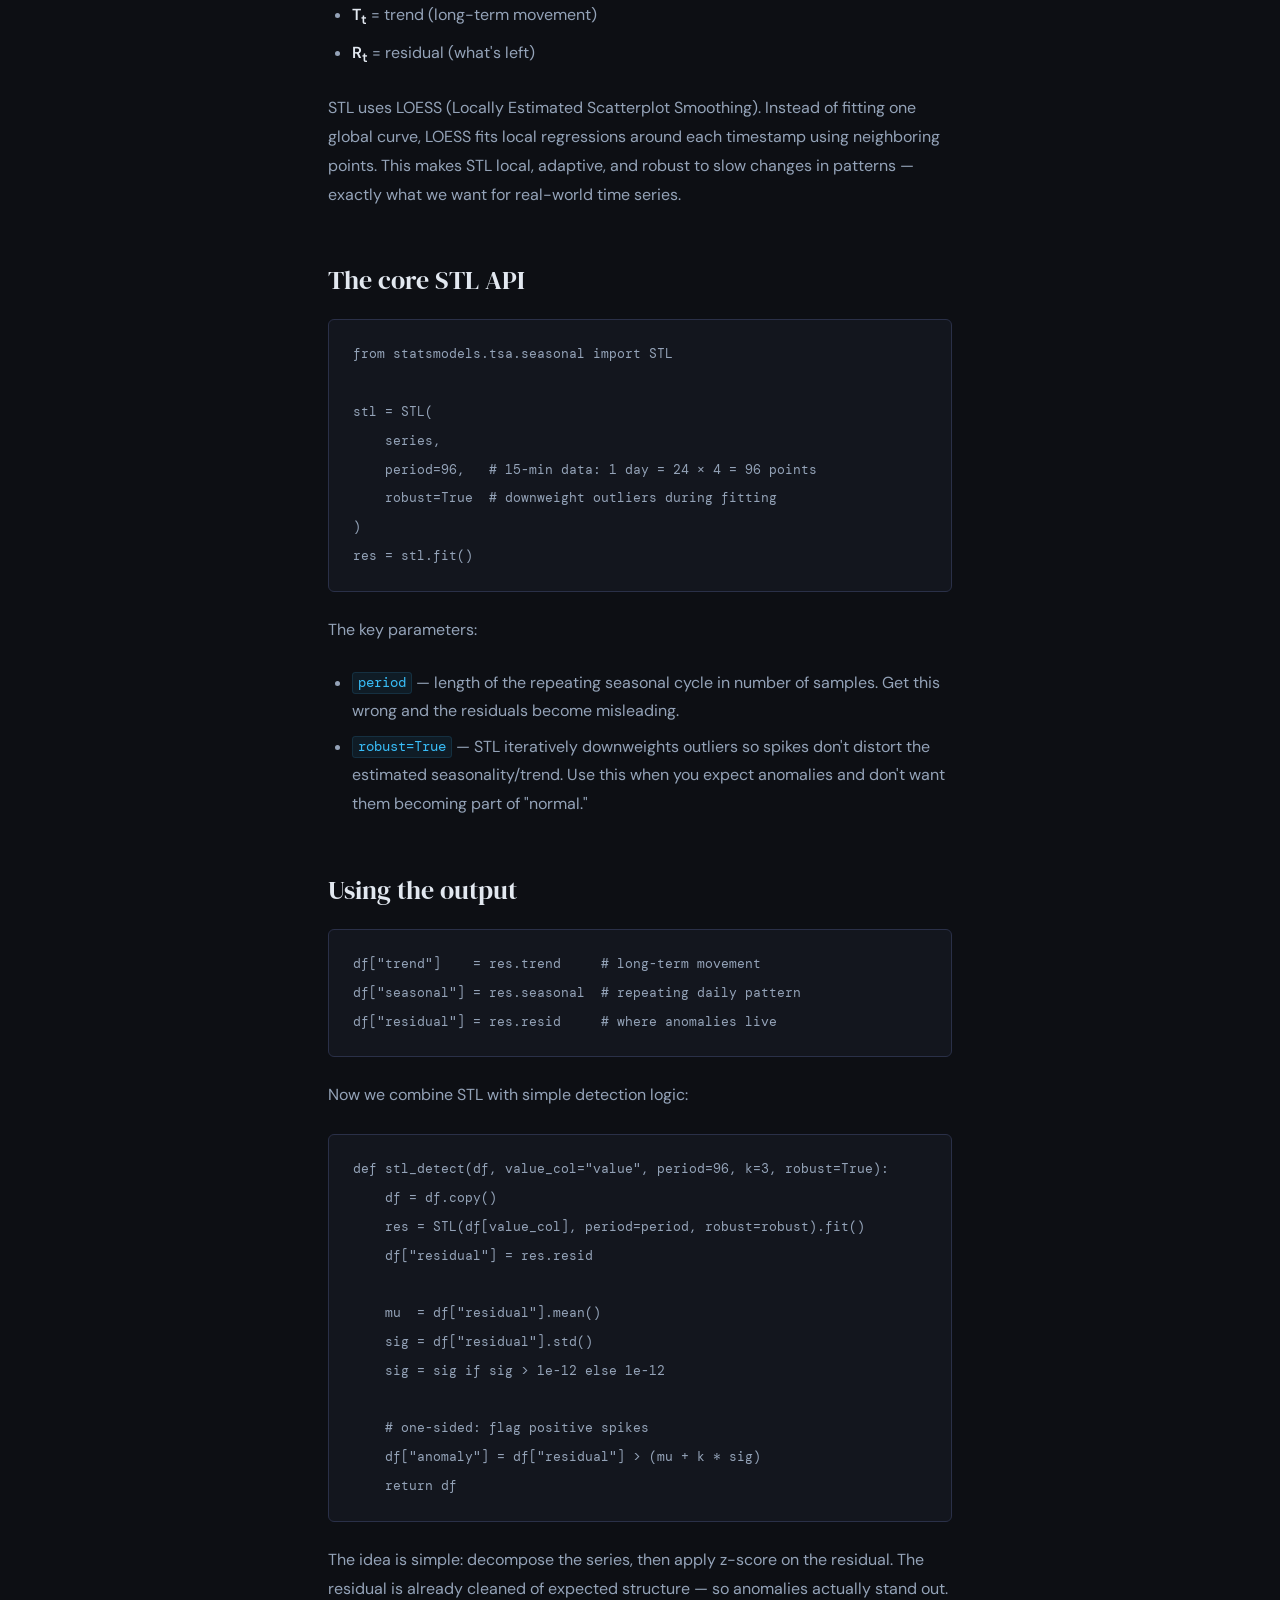
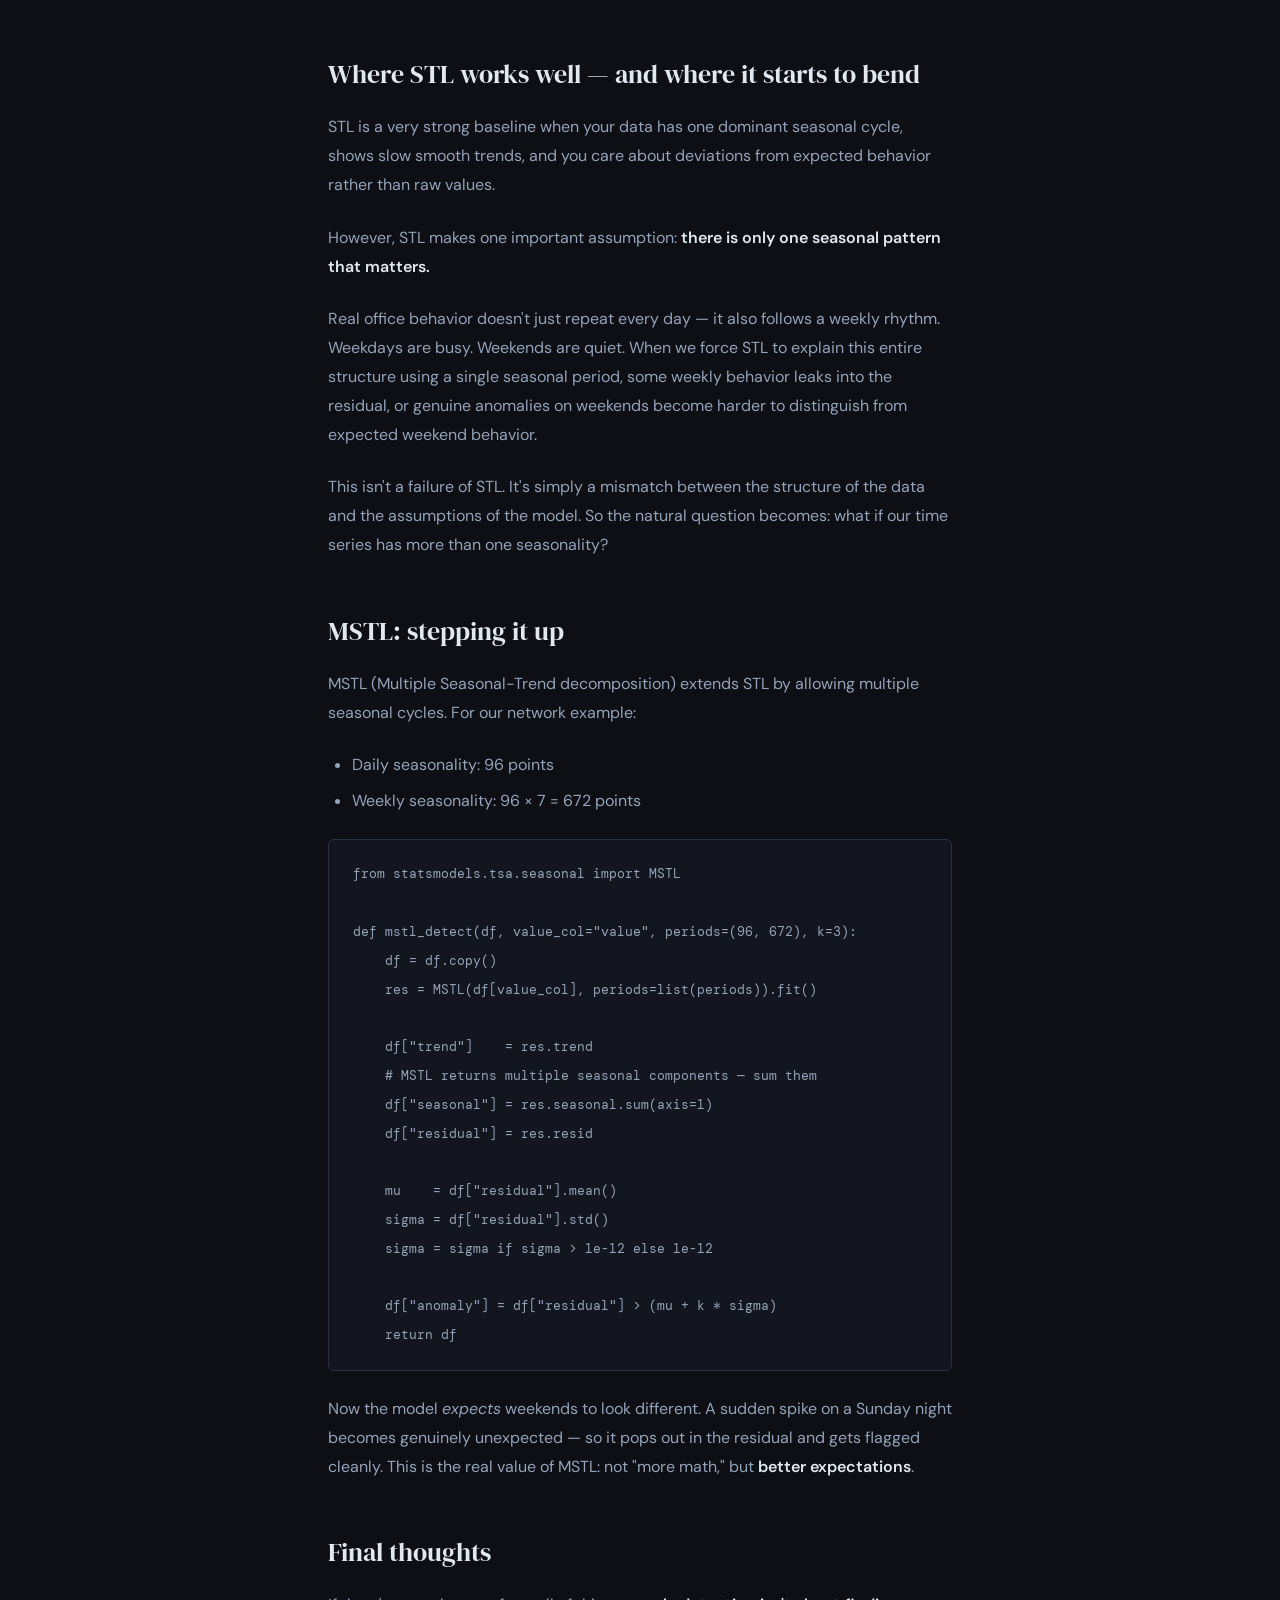
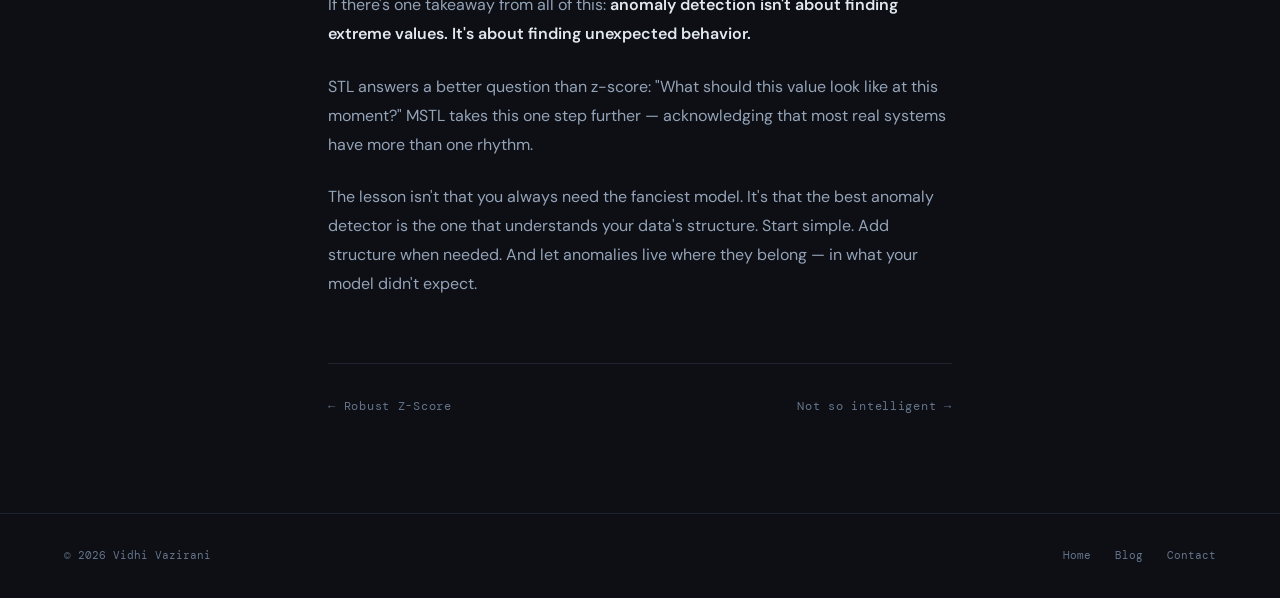
<file: stl-mstl-anomaly.html>
<!DOCTYPE html>
<html lang="en">
<head>
  <meta charset="UTF-8"/>
  <meta name="viewport" content="width=device-width, initial-scale=1.0"/>
  <title>STL & MSTL: anomaly detection with seasonality · Vidhi Vazirani</title>
  <link rel="stylesheet" href="post.css"/>
</head>
<body>
<nav>
  <a class="nav-logo" href="index.html">vv_</a>
  <ul class="nav-links">
    <li><a href="index.html#about">About</a></li>
    <li><a href="index.html#experience">Work</a></li>
    <li><a href="index.html#publications">Papers</a></li>
    <li><a href="blog.html">Blog</a></li>
    <li><a href="index.html#contact">Contact</a></li>
  </ul>
</nav>

<article>
  <a class="back-link" href="blog.html">← All posts</a>

  <p class="post-eyebrow">// Blog</p>
  <h1 class="post-title">STL &amp; MSTL: anomaly detection with seasonality</h1>
  <div class="post-meta">
    <span>November 2025</span>
    <span>12 min read</span>
  </div>
  <div class="post-tags">
    <span class="post-tag">Anomaly Detection</span>
    <span class="post-tag">Time Series</span>
    <span class="post-tag">ML</span>
  </div>
  <div class="post-divider"></div>

  <div class="prose">

    <p>Time series anomaly detection has some really solid, statistically grounded techniques — like z-score and interquartile ranges (IQR). They're cheap, easy to implement, and often surprisingly effective. But sometimes we need more. Especially when our data has seasonality, trends, or both.</p>

    <h2>The problem with z-score on seasonal data</h2>

    <p>Imagine we're tracking the number of users on an office network. Every morning, employees log in — usage goes up. After work hours, people log off — usage drops. This gives us a very clear daily rise and fall pattern.</p>

    <p>Now apply z-score to this data. There are two failure modes:</p>
    <ul>
      <li><strong>Too low threshold (e.g. z = 1)</strong> — way too many false positives, flagging anything above the daily peaks.</li>
      <li><strong>Too high threshold (e.g. z = 2)</strong> — things look clean until there's a cyber attack during the night. The attack looks "normal" compared to daytime usage, so z-score misses it entirely.</li>
    </ul>

    <p>Z-score isn't "bad" — it's context-blind. Once your data has structure (like daily patterns), a single global threshold struggles. Too low → everything is an anomaly. Too high → real problems slip through. This is where statistical methods start to break down.</p>

    <h2>Enter STL: Seasonal-Trend decomposition using LOESS</h2>

    <p>STL breaks a time series into three components:</p>

    <div class="formula">X<sub>t</sub> = S<sub>t</sub> + T<sub>t</sub> + R<sub>t</sub></div>

    <p>Where:</p>
    <ul>
      <li><strong>X<sub>t</sub></strong> = observed value at time t</li>
      <li><strong>S<sub>t</sub></strong> = seasonality (daily, weekly, etc.)</li>
      <li><strong>T<sub>t</sub></strong> = trend (long-term movement)</li>
      <li><strong>R<sub>t</sub></strong> = residual (what's left)</li>
    </ul>

    <p>STL uses LOESS (Locally Estimated Scatterplot Smoothing). Instead of fitting one global curve, LOESS fits local regressions around each timestamp using neighboring points. This makes STL local, adaptive, and robust to slow changes in patterns — exactly what we want for real-world time series.</p>

    <h2>The core STL API</h2>

    <pre><code>from statsmodels.tsa.seasonal import STL

stl = STL(
    series,
    period=96,   # 15-min data: 1 day = 24 × 4 = 96 points
    robust=True  # downweight outliers during fitting
)
res = stl.fit()</code></pre>

    <p>The key parameters:</p>
    <ul>
      <li><code>period</code> — length of the repeating seasonal cycle in number of samples. Get this wrong and the residuals become misleading.</li>
      <li><code>robust=True</code> — STL iteratively downweights outliers so spikes don't distort the estimated seasonality/trend. Use this when you expect anomalies and don't want them becoming part of "normal."</li>
    </ul>

    <h2>Using the output</h2>

    <pre><code>df["trend"]    = res.trend     # long-term movement
df["seasonal"] = res.seasonal  # repeating daily pattern
df["residual"] = res.resid     # where anomalies live</code></pre>

    <p>Now we combine STL with simple detection logic:</p>

    <pre><code>def stl_detect(df, value_col="value", period=96, k=3, robust=True):
    df = df.copy()
    res = STL(df[value_col], period=period, robust=robust).fit()
    df["residual"] = res.resid

    mu  = df["residual"].mean()
    sig = df["residual"].std()
    sig = sig if sig > 1e-12 else 1e-12

    # one-sided: flag positive spikes
    df["anomaly"] = df["residual"] > (mu + k * sig)
    return df</code></pre>

    <p>The idea is simple: decompose the series, then apply z-score on the residual. The residual is already cleaned of expected structure — so anomalies actually stand out.</p>

    <h2>Where STL works well — and where it starts to bend</h2>

    <p>STL is a very strong baseline when your data has one dominant seasonal cycle, shows slow smooth trends, and you care about deviations from expected behavior rather than raw values.</p>

    <p>However, STL makes one important assumption: <strong>there is only one seasonal pattern that matters.</strong></p>

    <p>Real office behavior doesn't just repeat every day — it also follows a weekly rhythm. Weekdays are busy. Weekends are quiet. When we force STL to explain this entire structure using a single seasonal period, some weekly behavior leaks into the residual, or genuine anomalies on weekends become harder to distinguish from expected weekend behavior.</p>

    <p>This isn't a failure of STL. It's simply a mismatch between the structure of the data and the assumptions of the model. So the natural question becomes: what if our time series has more than one seasonality?</p>

    <h2>MSTL: stepping it up</h2>

    <p>MSTL (Multiple Seasonal-Trend decomposition) extends STL by allowing multiple seasonal cycles. For our network example:</p>
    <ul>
      <li>Daily seasonality: 96 points</li>
      <li>Weekly seasonality: 96 × 7 = 672 points</li>
    </ul>

    <pre><code>from statsmodels.tsa.seasonal import MSTL

def mstl_detect(df, value_col="value", periods=(96, 672), k=3):
    df = df.copy()
    res = MSTL(df[value_col], periods=list(periods)).fit()

    df["trend"]    = res.trend
    # MSTL returns multiple seasonal components — sum them
    df["seasonal"] = res.seasonal.sum(axis=1)
    df["residual"] = res.resid

    mu    = df["residual"].mean()
    sigma = df["residual"].std()
    sigma = sigma if sigma > 1e-12 else 1e-12

    df["anomaly"] = df["residual"] > (mu + k * sigma)
    return df</code></pre>

    <p>Now the model <em>expects</em> weekends to look different. A sudden spike on a Sunday night becomes genuinely unexpected — so it pops out in the residual and gets flagged cleanly. This is the real value of MSTL: not "more math," but <strong>better expectations</strong>.</p>

    <h2>Final thoughts</h2>

    <p>If there's one takeaway from all of this: <strong>anomaly detection isn't about finding extreme values. It's about finding unexpected behavior.</strong></p>

    <p>STL answers a better question than z-score: "What should this value look like at this moment?" MSTL takes this one step further — acknowledging that most real systems have more than one rhythm.</p>

    <p>The lesson isn't that you always need the fanciest model. It's that the best anomaly detector is the one that understands your data's structure. Start simple. Add structure when needed. And let anomalies live where they belong — in what your model didn't expect.</p>

  </div>

  <div class="post-nav">
    <a href="robust-z-score.html">← Robust Z-Score</a>
    <a href="not-so-intelligent.html">Not so intelligent →</a>
  </div>
</article>

<footer>
  <span class="footer-copy">© 2026 Vidhi Vazirani</span>
  <div class="footer-links">
    <a href="index.html">Home</a>
    <a href="blog.html">Blog</a>
    <a href="index.html#contact">Contact</a>
  </div>
</footer>
</body>
</html>
</file>
<file: post.css>
@import url('https://fonts.googleapis.com/css2?family=DM+Serif+Display:ital@0;1&family=DM+Mono:wght@300;400;500&family=DM+Sans:wght@300;400;500;600&display=swap');

*, *::before, *::after { box-sizing: border-box; margin: 0; padding: 0; }

:root {
  --bg:      #0d0f14;
  --surface: #13161e;
  --border:  #1e2330;
  --border2: #2a3048;
  --accent:  #6ee7b7;
  --accent2: #38bdf8;
  --text:    #e2e8f0;
  --muted:   #64748b;
  --serif:   'DM Serif Display', Georgia, serif;
  --mono:    'DM Mono', monospace;
  --sans:    'DM Sans', system-ui, sans-serif;
}

html { scroll-behavior: smooth; }

body {
  background: var(--bg);
  color: var(--text);
  font-family: var(--sans);
  font-size: 16px;
  line-height: 1.8;
  min-height: 100vh;
}

body::before {
  content: '';
  position: fixed; inset: 0;
  background-image: url("data:image/svg+xml,%3Csvg viewBox='0 0 256 256' xmlns='http://www.w3.org/2000/svg'%3E%3Cfilter id='n'%3E%3CfeTurbulence type='fractalNoise' baseFrequency='0.9' numOctaves='4' stitchTiles='stitch'/%3E%3C/filter%3E%3Crect width='100%25' height='100%25' filter='url(%23n)' opacity='0.04'/%3E%3C/svg%3E");
  pointer-events: none; z-index: 0;
}

nav {
  position: fixed; top: 0; left: 0; right: 0; z-index: 100;
  display: flex; align-items: center; justify-content: space-between;
  padding: 0 clamp(1.5rem, 5vw, 4rem);
  height: 60px;
  background: rgba(13,15,20,0.85);
  backdrop-filter: blur(12px);
  border-bottom: 1px solid var(--border);
}

.nav-logo {
  font-family: var(--mono); font-size: 13px;
  color: var(--accent); letter-spacing: 0.05em; text-decoration: none;
}

.nav-links { display: flex; gap: 2rem; list-style: none; }
.nav-links a {
  font-family: var(--mono); font-size: 12px; color: var(--muted);
  text-decoration: none; letter-spacing: 0.08em; text-transform: uppercase; transition: color 0.2s;
}
.nav-links a:hover { color: var(--accent); }

article {
  position: relative; z-index: 1;
  max-width: 720px;
  margin: 0 auto;
  padding: 7rem clamp(1.5rem, 5vw, 3rem) 6rem;
}

.post-eyebrow {
  font-family: var(--mono); font-size: 11px; letter-spacing: 0.2em;
  text-transform: uppercase; color: var(--accent); margin-bottom: 1rem;
}

.post-title {
  font-family: var(--serif);
  font-size: clamp(2rem, 5vw, 3rem);
  font-weight: 400; line-height: 1.15;
  color: var(--text); margin-bottom: 1.2rem;
}

.post-meta {
  font-family: var(--mono); font-size: 12px; color: var(--muted);
  display: flex; gap: 1.5rem; flex-wrap: wrap; margin-bottom: 0.8rem;
}

.post-tags { display: flex; gap: 0.4rem; flex-wrap: wrap; margin-bottom: 2.5rem; }
.post-tag {
  font-family: var(--mono); font-size: 10px;
  color: var(--accent); background: rgba(110,231,183,0.06);
  border: 1px solid rgba(110,231,183,0.15);
  padding: 0.15rem 0.5rem; border-radius: 3px;
}

.post-divider {
  width: 40px; height: 1px; background: var(--accent);
  margin-bottom: 3rem;
}

/* ── PROSE ── */
.prose { color: #94a3b8; }

.prose p { margin-bottom: 1.5rem; }

.prose h2 {
  font-family: var(--serif); font-size: 1.6rem; font-weight: 400;
  color: var(--text); margin: 3rem 0 1rem;
}

.prose h3 {
  font-family: var(--sans); font-size: 1.05rem; font-weight: 600;
  color: var(--text); margin: 2rem 0 0.75rem;
  letter-spacing: 0.01em;
}

.prose strong { color: var(--text); font-weight: 600; }
.prose em { color: #94a3b8; font-style: italic; }

.prose ul, .prose ol {
  margin: 0 0 1.5rem 1.5rem;
}
.prose li { margin-bottom: 0.4rem; }

.prose code {
  font-family: var(--mono); font-size: 0.85em;
  color: var(--accent2);
  background: rgba(56,189,248,0.08);
  border: 1px solid rgba(56,189,248,0.12);
  padding: 0.1em 0.35em; border-radius: 3px;
}

.prose pre {
  background: var(--surface);
  border: 1px solid var(--border2);
  border-radius: 6px;
  padding: 1.25rem 1.5rem;
  overflow-x: auto;
  margin: 0 0 1.5rem;
}

.prose pre code {
  font-family: var(--mono); font-size: 0.82rem;
  color: #94a3b8;
  background: none; border: none; padding: 0;
}

.prose blockquote {
  border-left: 2px solid var(--accent);
  padding-left: 1.25rem;
  margin: 0 0 1.5rem;
  color: var(--muted);
  font-style: italic;
}

.prose .callout {
  background: rgba(110,231,183,0.05);
  border: 1px solid rgba(110,231,183,0.15);
  border-radius: 6px;
  padding: 1.25rem 1.5rem;
  margin: 0 0 1.5rem;
  font-size: 0.95rem;
}

/* math / formula display */
.prose .formula {
  font-family: var(--mono); font-size: 0.9rem;
  text-align: center;
  color: var(--accent2);
  background: var(--surface);
  border: 1px solid var(--border2);
  border-radius: 6px;
  padding: 1rem 1.5rem;
  margin: 1.5rem 0;
  letter-spacing: 0.04em;
}

/* Back link */
.back-link {
  display: inline-block;
  margin-bottom: 3rem;
  font-family: var(--mono); font-size: 12px;
  color: var(--muted); text-decoration: none;
  letter-spacing: 0.08em; text-transform: uppercase;
  transition: color 0.2s;
}
.back-link:hover { color: var(--accent); }

/* Footer */
footer {
  position: relative; z-index: 1;
  border-top: 1px solid var(--border);
  padding: 2rem clamp(1.5rem, 5vw, 4rem);
  display: flex; justify-content: space-between; align-items: center;
  flex-wrap: wrap; gap: 1rem;
}
.footer-copy { font-family: var(--mono); font-size: 11px; color: var(--muted); }
.footer-links { display: flex; gap: 1.5rem; }
.footer-links a { font-family: var(--mono); font-size: 11px; color: var(--muted); text-decoration: none; }
.footer-links a:hover { color: var(--accent); }

/* Post nav */
.post-nav {
  display: flex; justify-content: space-between; gap: 1rem; flex-wrap: wrap;
  margin-top: 4rem; padding-top: 2rem;
  border-top: 1px solid var(--border);
}
.post-nav a {
  font-family: var(--mono); font-size: 12px; color: var(--muted);
  text-decoration: none; letter-spacing: 0.06em; transition: color 0.2s;
}
.post-nav a:hover { color: var(--accent); }

@media (max-width: 600px) {
  .prose pre { padding: 1rem; }
}
</file>
